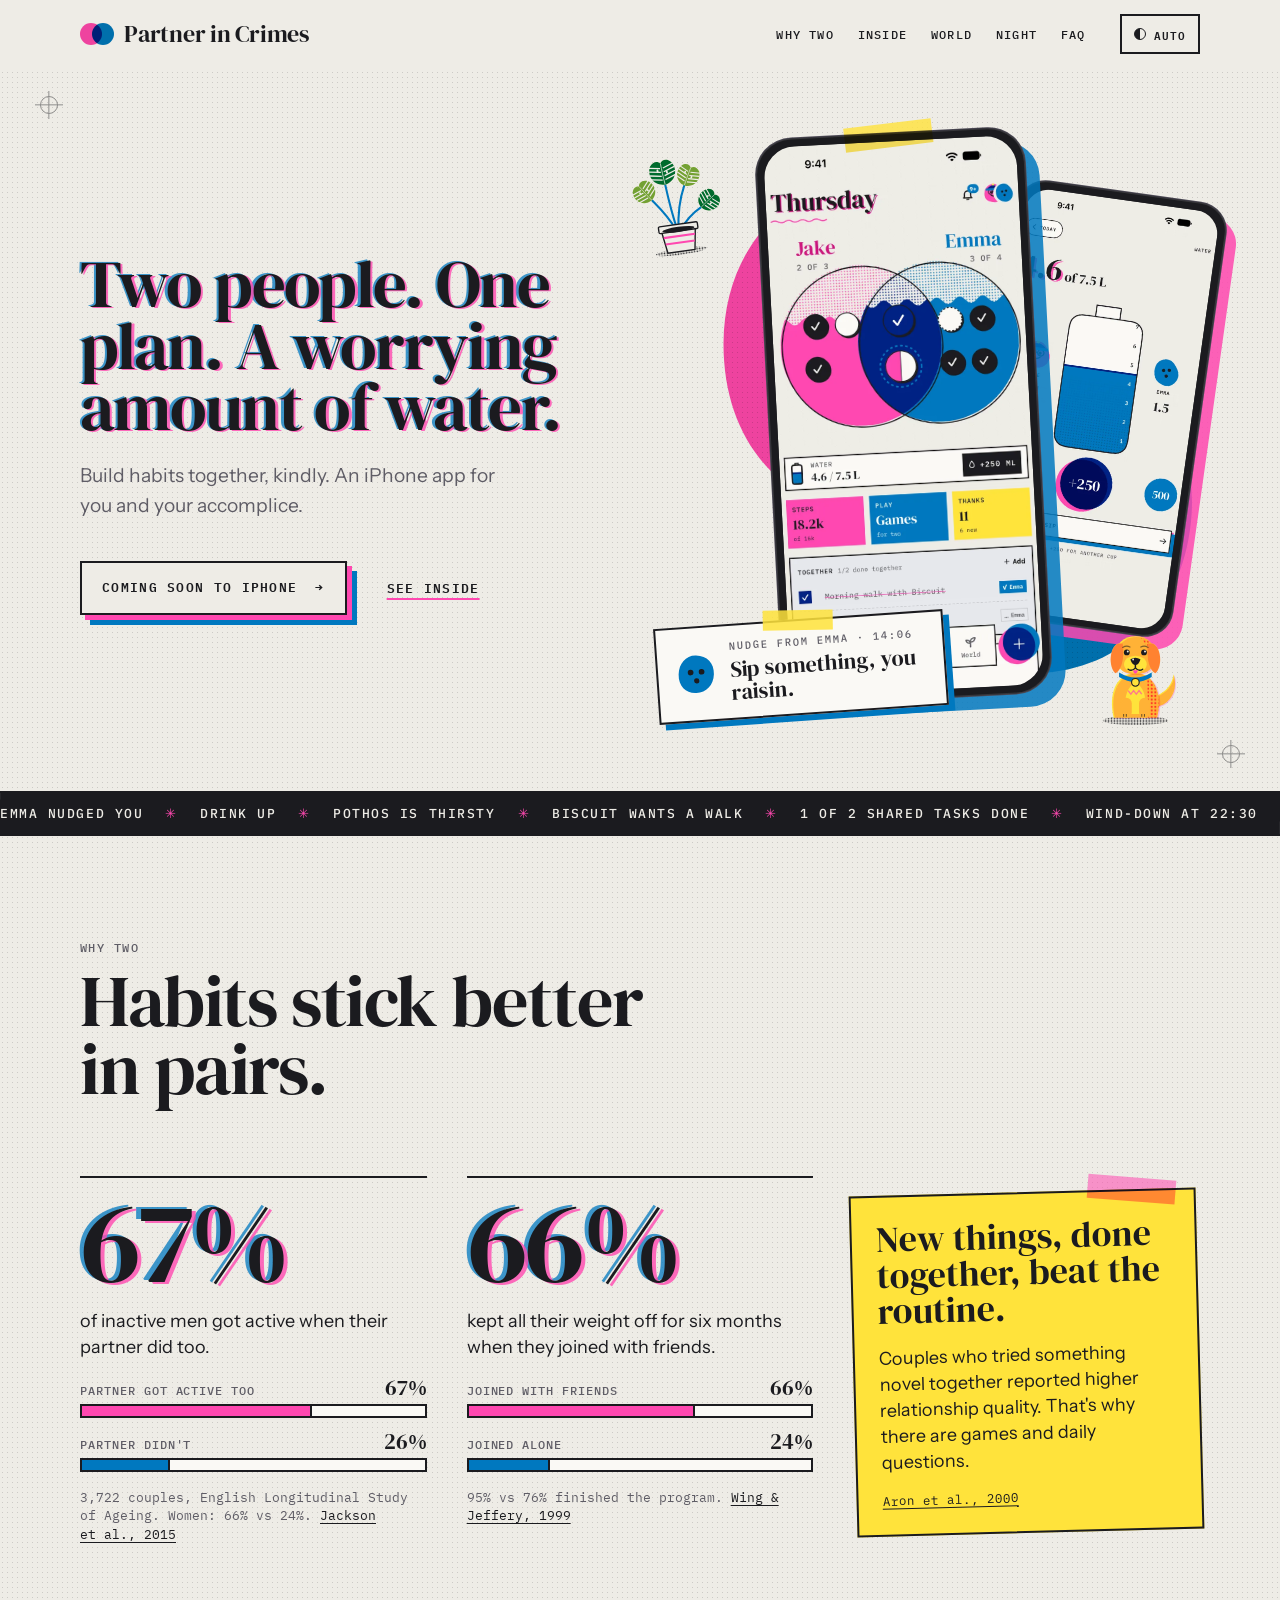
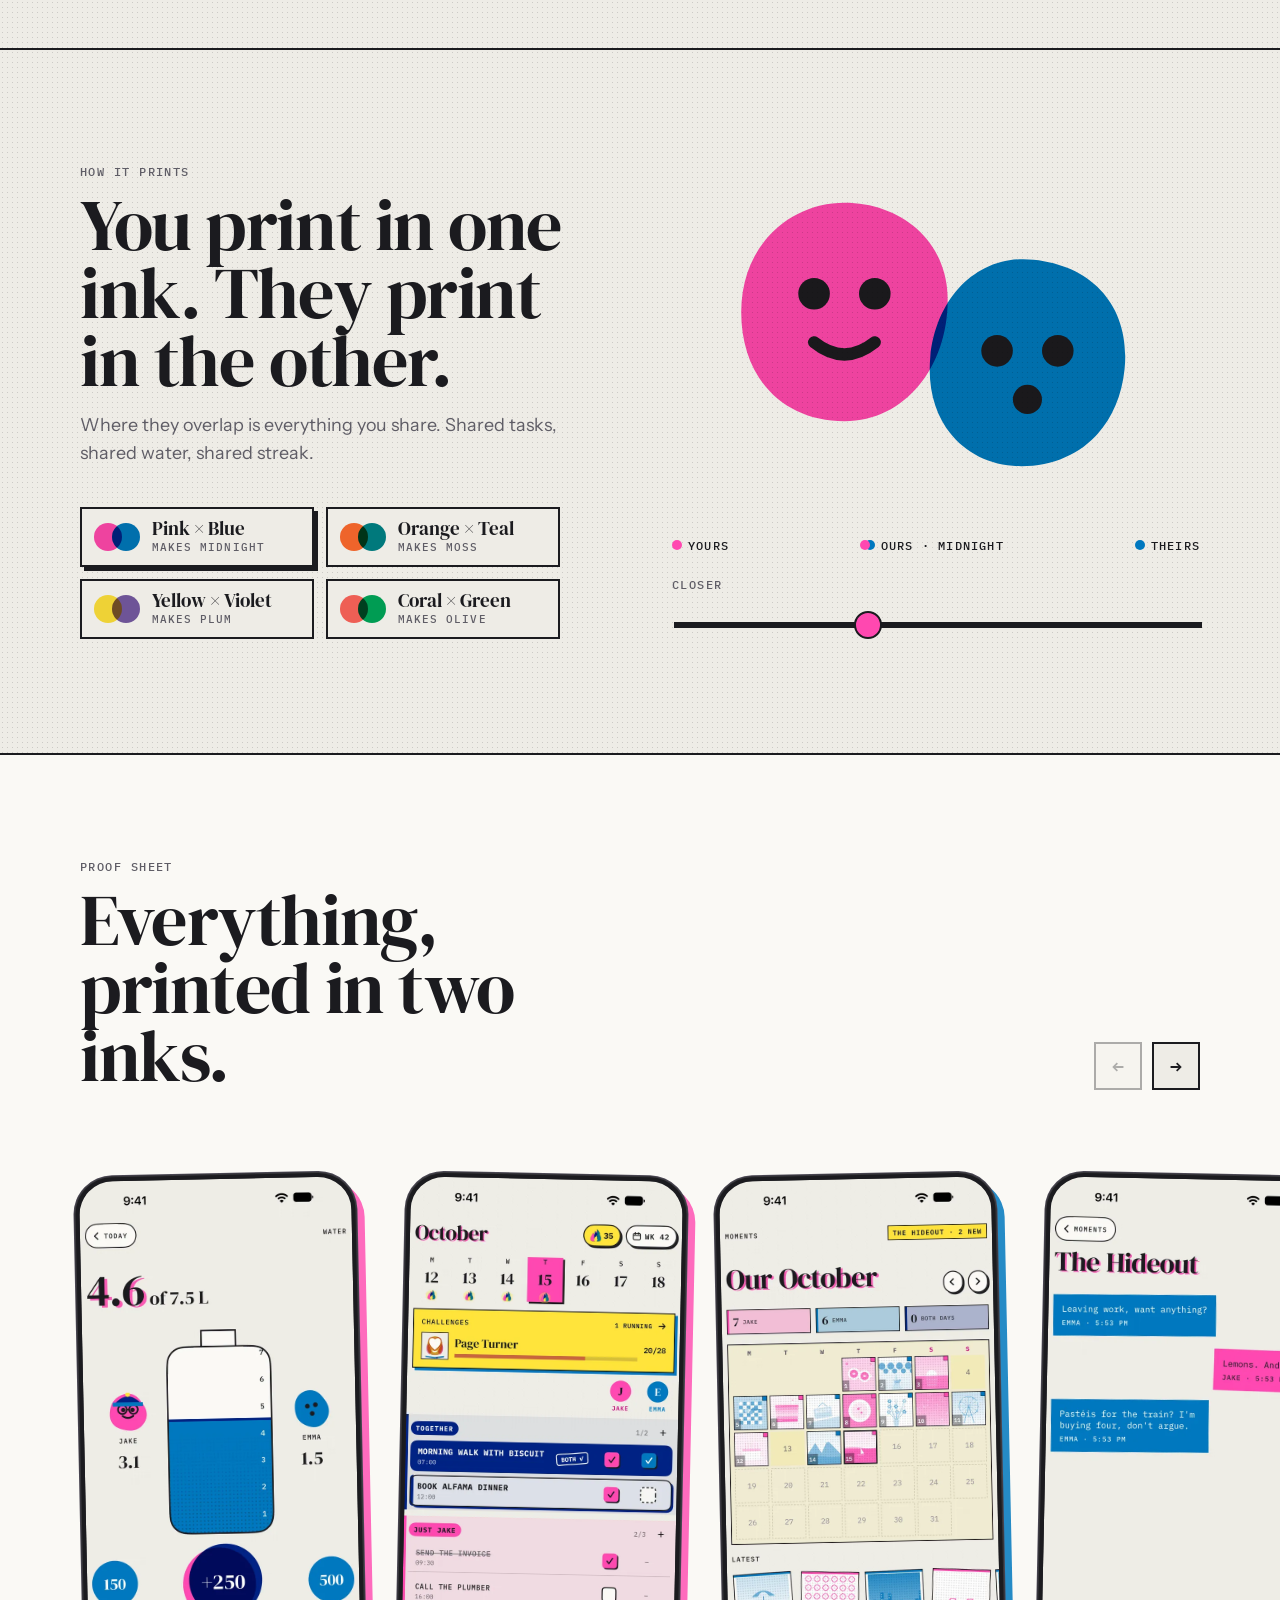
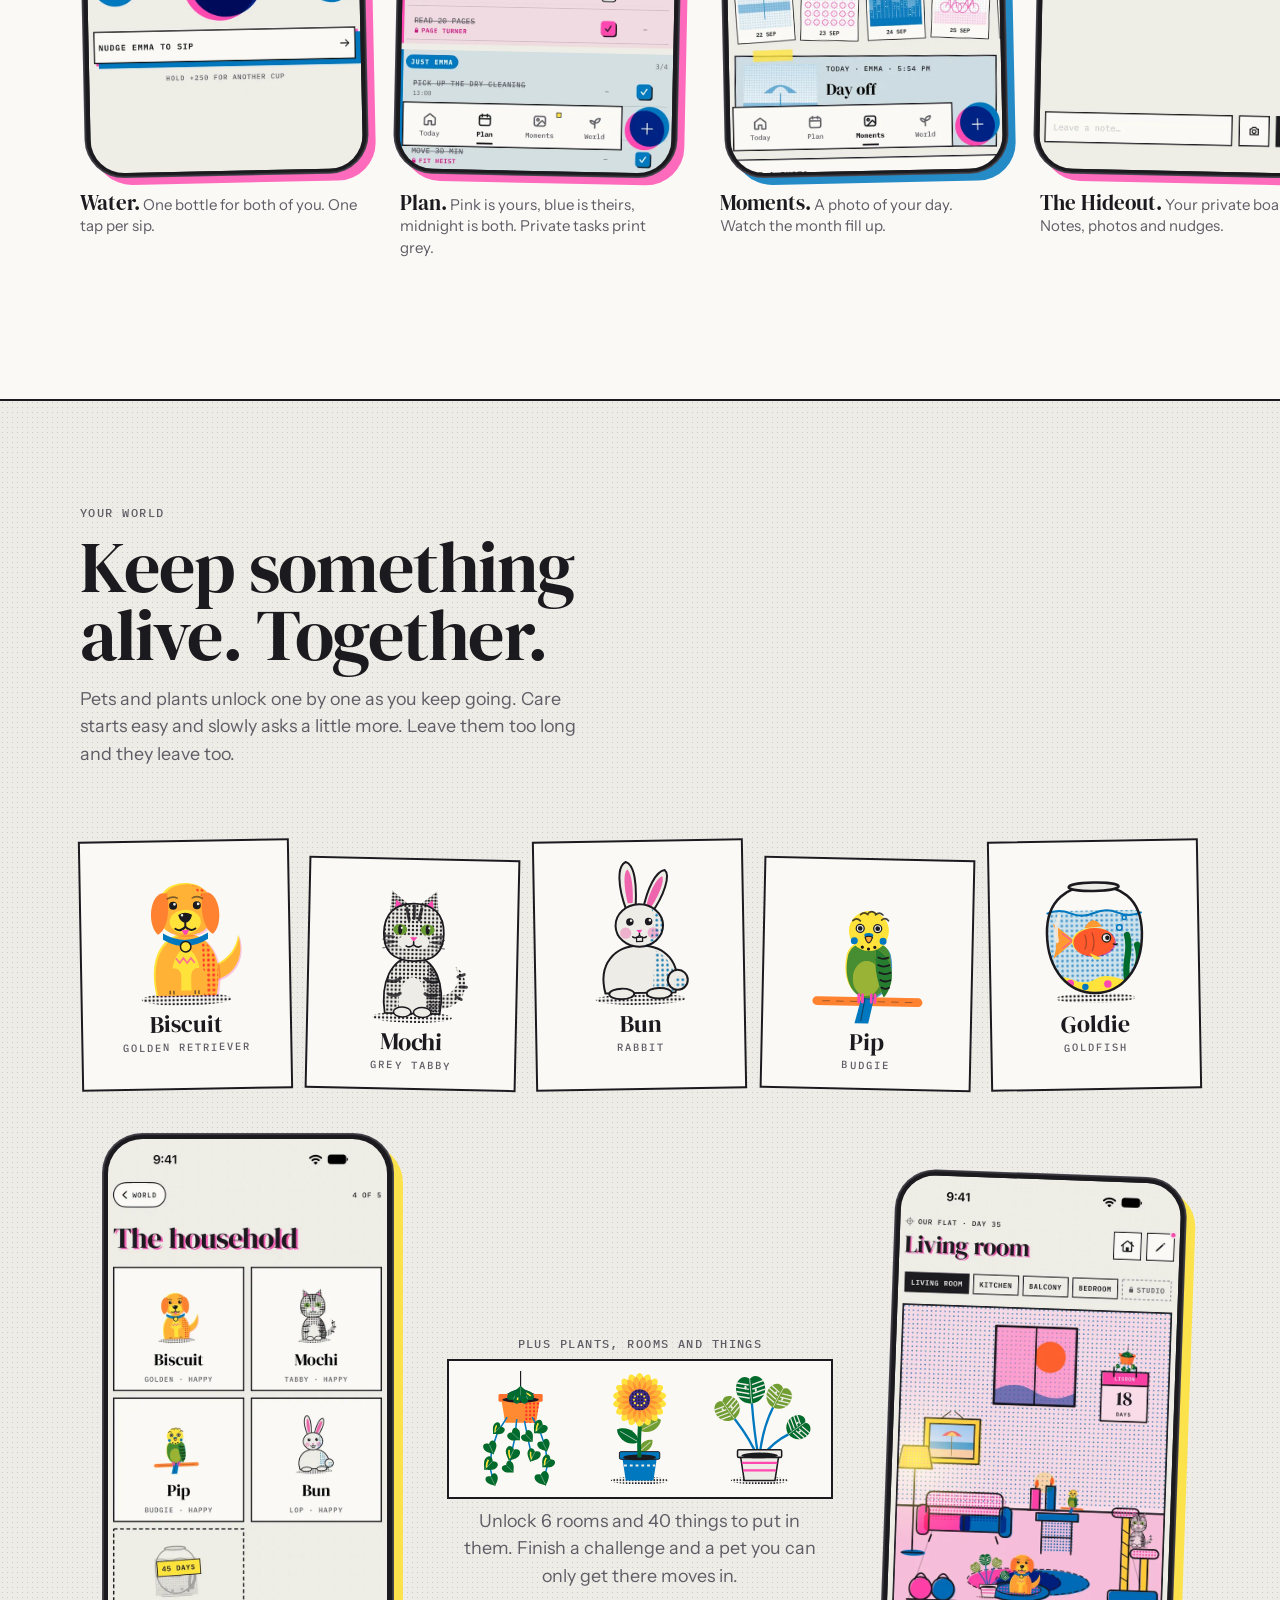
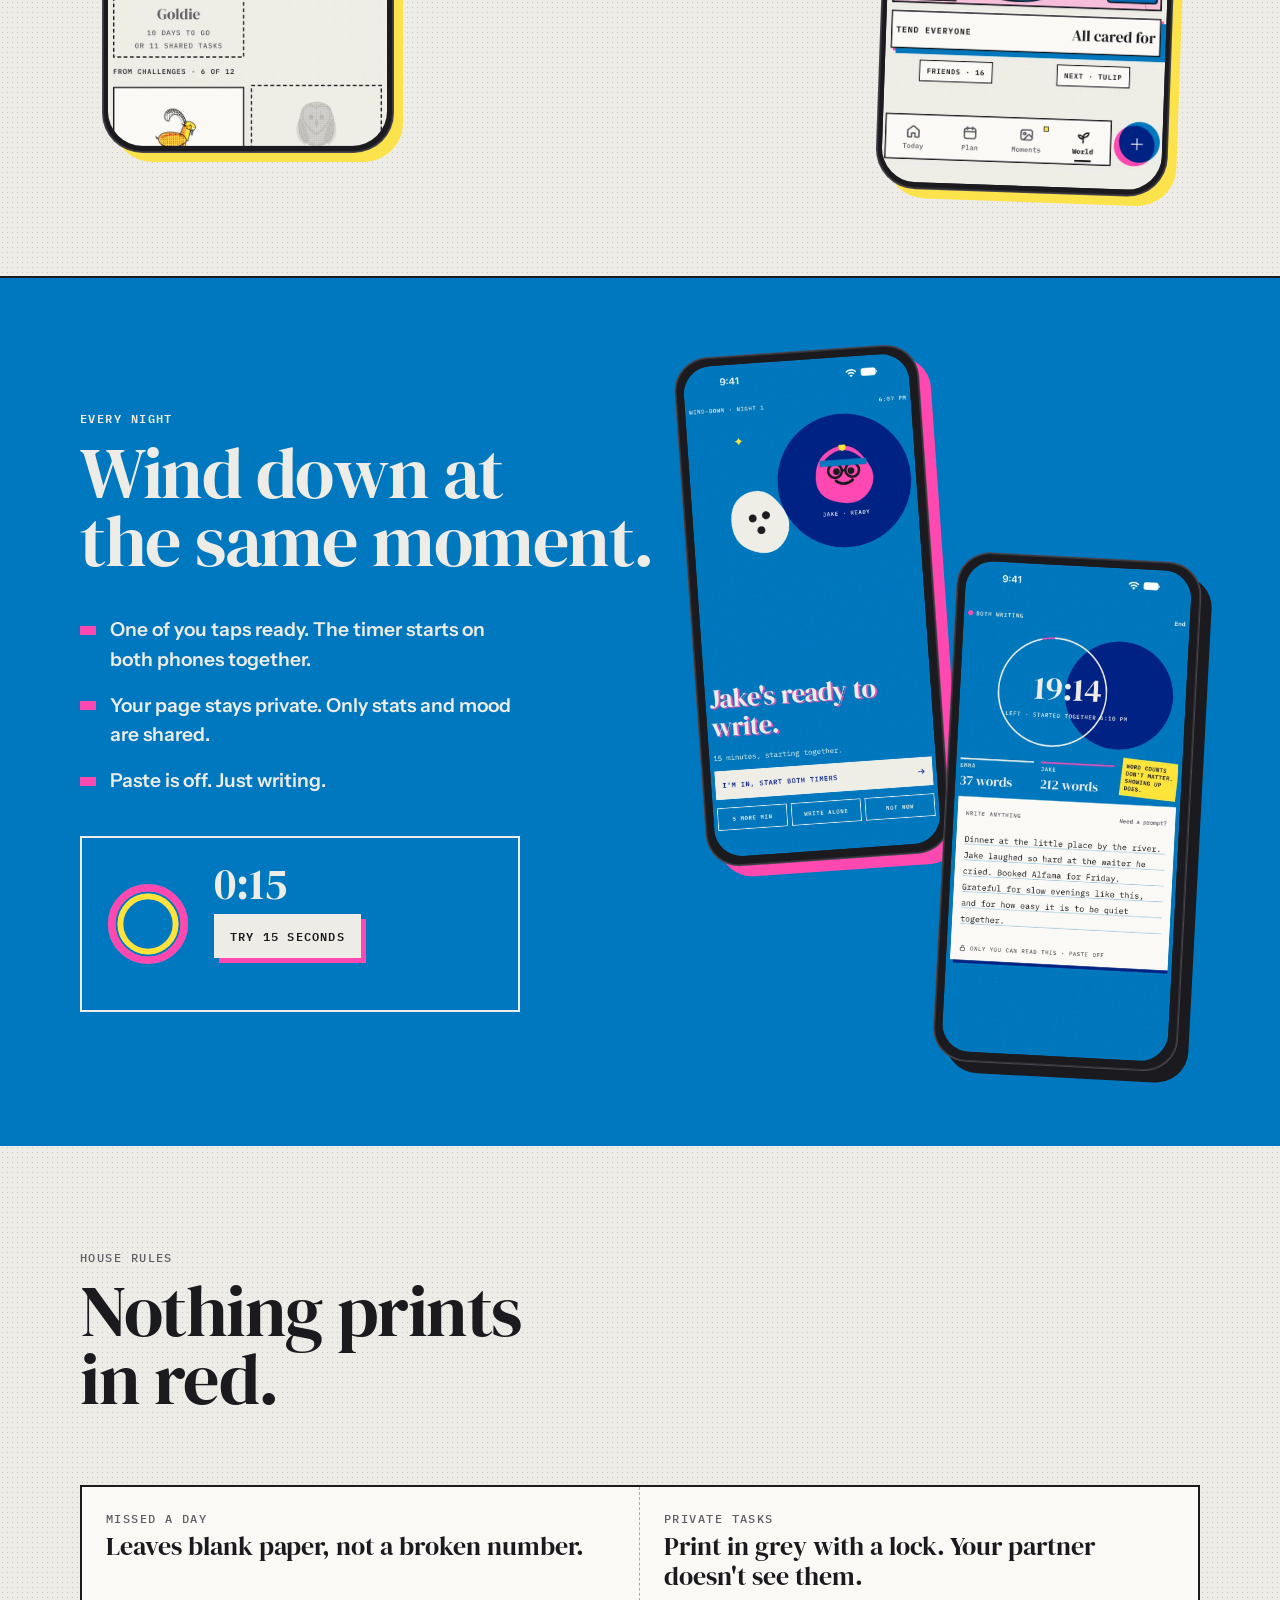
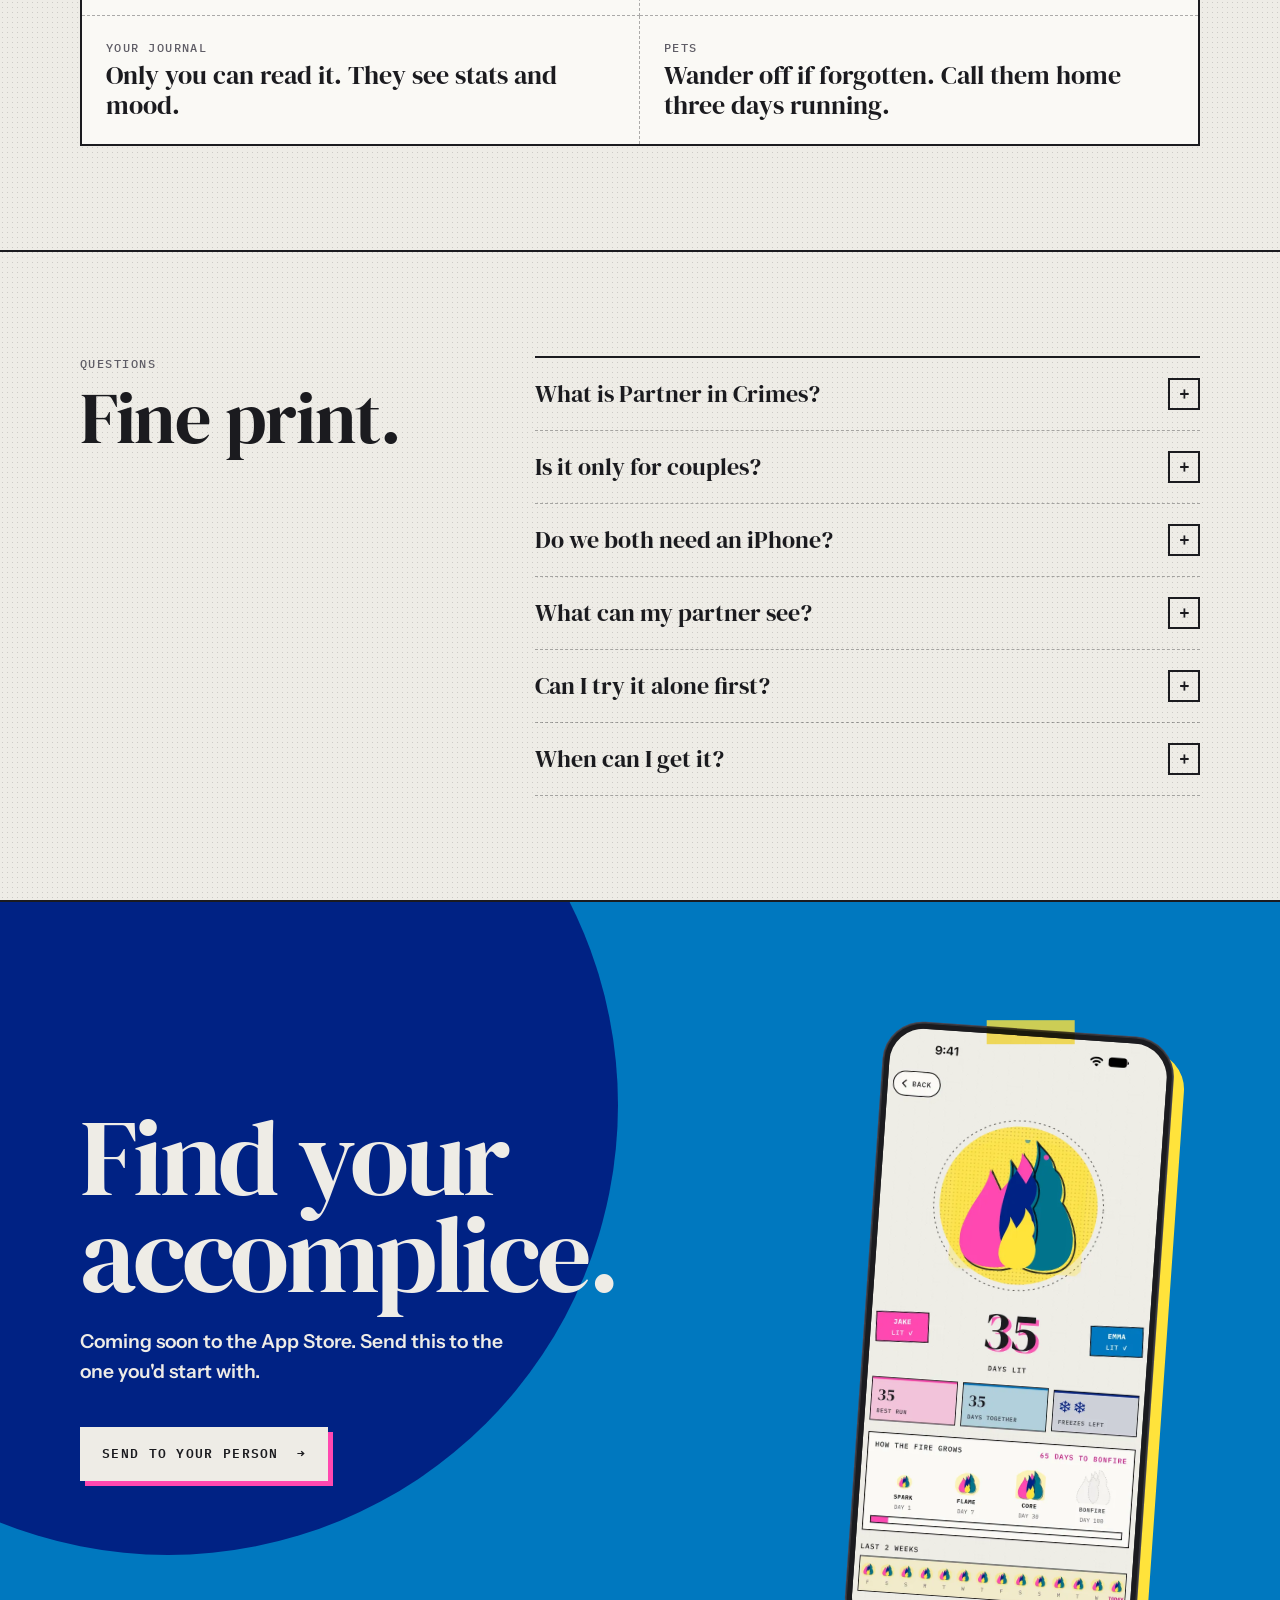
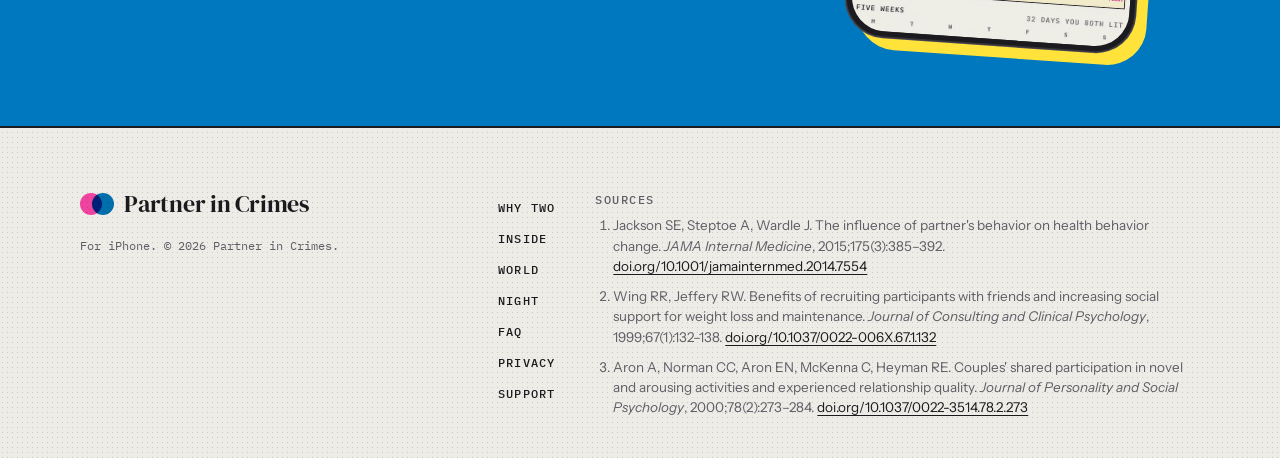
<file: index.html>
<!doctype html>
<html lang="en" class="no-js">
<head>
<meta charset="utf-8">
<meta name="viewport" content="width=device-width, initial-scale=1, viewport-fit=cover">
<title>Partner in Crimes · Habits, to-dos and challenges for couples</title>
<meta name="description" content="Partner in Crimes is an iPhone app for couples to get things done together: shared and private to-dos, a water tracker for two, four-week couple challenges, a thank-you wall, a shared streak, games and a 15-minute journal you write side by side.">
<meta name="keywords" content="couples app, app for couples, shared to-do list, shared habit tracker, water tracker for two, couple challenges, relationship app, couples journal, shared streak, accountability partner app, games for couples, iPhone app for two">
<meta name="robots" content="index, follow, max-image-preview:large">
<meta name="author" content="Jay Sharma">
<link rel="alternate" type="text/plain" href="llms.txt" title="LLM summary">
<link rel="canonical" href="https://jayesh212.github.io/partner-in-crime-site/">
<meta name="theme-color" content="#EEECE6" media="(prefers-color-scheme: light)">
<meta name="theme-color" content="#17161C" media="(prefers-color-scheme: dark)">
<meta property="og:type" content="website">
<meta property="og:site_name" content="Partner in Crimes">
<meta property="og:title" content="Partner in Crimes · Habits, to-dos and challenges for couples">
<meta property="og:description" content="Two people. One good day. Shared to-dos, water for two, couple challenges, a thank-you wall and a journal you write side by side.">
<meta property="og:url" content="https://jayesh212.github.io/partner-in-crime-site/">
<meta property="og:image" content="https://jayesh212.github.io/partner-in-crime-site/img/og.jpg">
<meta property="og:image:width" content="1200">
<meta property="og:image:height" content="630">
<meta property="og:image:alt" content="Partner in Crimes: the Today screen, where Jake's and Emma's days overlap, beside the water screen">
<meta name="twitter:card" content="summary_large_image">
<meta name="twitter:title" content="Partner in Crimes · Habits, to-dos and challenges for couples">
<meta name="twitter:description" content="Two people. One good day. Shared to-dos, water for two, couple challenges, a thank-you wall and a journal you write side by side.">
<meta name="twitter:image" content="https://jayesh212.github.io/partner-in-crime-site/img/og.jpg">
<link rel="icon" href="img/mark.svg" type="image/svg+xml">
<link rel="apple-touch-icon" href="img/touch-icon.png">
<link rel="preconnect" href="https://fonts.googleapis.com">
<link rel="preconnect" href="https://fonts.gstatic.com" crossorigin>
<link rel="stylesheet" href="https://fonts.googleapis.com/css2?family=DM+Serif+Display:ital@0;1&family=IBM+Plex+Mono:wght@400;500;600&family=Instrument+Sans:wght@400;600&display=swap">
<link rel="stylesheet" href="styles.css?v=04f4ce8f">
<script>try{var t=localStorage.getItem('pic-theme');if(t==='light'||t==='dark')document.documentElement.dataset.theme=t}catch(e){}</script>
<script type="application/ld+json">
[{"@context": "https://schema.org", "@type": "MobileApplication", "name": "Partner in Crimes", "alternateName": "Partner in Crimes: habits and plans for couples", "operatingSystem": "iOS 17 or later", "applicationCategory": "LifestyleApplication", "applicationSubCategory": "Relationships, Habits, Productivity", "description": "Partner in Crimes is an iPhone app for couples to get things done together: shared and private to-dos, a water tracker for two, four-week couple challenges, a thank-you wall, a shared streak, games and a 15-minute journal you write side by side.", "url": "https://jayesh212.github.io/partner-in-crime-site/", "image": "https://jayesh212.github.io/partner-in-crime-site/img/icon-512.png", "screenshot": ["https://jayesh212.github.io/partner-in-crime-site/img/home.webp", "https://jayesh212.github.io/partner-in-crime-site/img/water.webp", "https://jayesh212.github.io/partner-in-crime-site/img/plan.webp", "https://jayesh212.github.io/partner-in-crime-site/img/thanks.webp", "https://jayesh212.github.io/partner-in-crime-site/img/flat.webp", "https://jayesh212.github.io/partner-in-crime-site/img/us.webp"], "featureList": ["Shared and private to-dos; shared tasks done by both land in the middle as done together", "Water tracker for two with one shared bottle and nudges", "12 four-week challenges, each with a pet to win", "Thank-you wall for small gratitude notes", "Shared daily streak with freezes", "A little home: 6 rooms, 40 things, pets and plants to look after", "15-minute side-by-side journal; text stays private, partner sees word count and mood", "Moments photo calendar and a private message board (The Hideout)", "Games: Daily word, Who's more likely, Draw & guess, Tic Tac Two, Four in a row, Memory pairs, Know Us cards", "Widgets, Live Activities, Siri, Control Center and Back Tap for logging water", "Countdowns for trips, birthdays and date nights", "Works offline and syncs in the background", "Pair with a six-character code or QR scan"], "audience": {"@type": "Audience", "audienceType": "Couples, best friends, roommates and accountability partners"}, "author": {"@type": "Person", "name": "Jay Sharma"}, "keywords": "couples app, shared to-do list, habit tracker for couples, water tracker for two, couple challenges, relationship app, couples journal, shared streak"}, {"@context": "https://schema.org", "@type": "FAQPage", "mainEntity": [{"@type": "Question", "name": "What is Partner in Crimes?", "acceptedAnswer": {"@type": "Answer", "text": "An iPhone app for couples to do things together: shared and private to-dos, a water tracker for two, four-week couple challenges, a thank-you wall, a shared streak, games, a little home with pets and plants, and a 15-minute journal you start at the same time."}}, {"@type": "Question", "name": "Is it only for couples?", "acceptedAnswer": {"@type": "Answer", "text": "No. Made for couples, and it works just as well for best friends, roommates and accountability buddies."}}, {"@type": "Question", "name": "Do we both need an iPhone?", "acceptedAnswer": {"@type": "Answer", "text": "Yes. Each of you uses your own iPhone running iOS 17 or later."}}, {"@type": "Question", "name": "What can my partner see?", "acceptedAnswer": {"@type": "Answer", "text": "Shared tasks, water, steps, streaks, the photos and notes you share, and your journal stats. Not your private tasks or what you write at night."}}, {"@type": "Question", "name": "Can I try it alone first?", "acceptedAnswer": {"@type": "Answer", "text": "Yes. You can pair later. Some games can be played against the house until then."}}, {"@type": "Question", "name": "When can I get it?", "acceptedAnswer": {"@type": "Answer", "text": "It's being finished now. The App Store link will appear on this page the day it's live."}}]}, {"@context": "https://schema.org", "@type": "WebSite", "name": "Partner in Crimes", "url": "https://jayesh212.github.io/partner-in-crime-site/"}]
</script>
</head>
<body>
<div class="progress" aria-hidden="true"><i></i></div>
<svg width="0" height="0" style="position:absolute" aria-hidden="true"><symbol id="blob1" viewBox="0 0 40 40"><path fill="currentColor" d="M20 2c9 0 17 6 17 16 0 11-7 20-17 20S3 31 3 20C3 9 11 2 20 2z"/><circle cx="15" cy="17" r="2.6" fill="#1B1B1F"/><circle cx="25" cy="17" r="2.6" fill="#1B1B1F"/><path d="M15 25q5 4 10 0" stroke="#1B1B1F" stroke-width="2" fill="none" stroke-linecap="round"/></symbol><symbol id="blob2" viewBox="0 0 40 40"><path fill="currentColor" d="M21 3c10 1 16 8 15 18-1 10-8 16-17 16S3 30 4 19C5 9 12 2 21 3z"/><circle cx="15" cy="18" r="2.6" fill="#1B1B1F"/><circle cx="25" cy="18" r="2.6" fill="#1B1B1F"/><circle cx="20" cy="26" r="2.4" fill="#1B1B1F"/></symbol><symbol id="star" viewBox="0 0 24 24"><path fill="currentColor" d="M12 1l2.4 7.6L22 11l-7.6 2.4L12 21l-2.4-7.6L2 11l7.6-2.4z"/></symbol><symbol id="squig" viewBox="0 0 140 12"><path d="M2 8c8-8 14 6 22 0s14-8 22 0 14 6 22 0 14-8 22 0 14 6 22 0 14-6 22-2" fill="none" stroke="currentColor" stroke-width="2.4" stroke-linecap="round"/></symbol></svg>
<svg width="0" height="0" style="position:absolute" aria-hidden="true">
  <defs>
    <pattern id="htp" width="4" height="4" patternUnits="userSpaceOnUse"><circle cx="2" cy="2" r="1.15" fill="#FF48B0"/></pattern>
    <pattern id="htb" width="4" height="4" patternUnits="userSpaceOnUse"><circle cx="2" cy="2" r="1" fill="#0078BF"/></pattern>
    <pattern id="htk" width="3.2" height="3.2" patternUnits="userSpaceOnUse"><circle cx="1.6" cy="1.6" r=".95" fill="#1B1B1F"/></pattern>
    <pattern id="htk2" width="2.6" height="2.6" patternUnits="userSpaceOnUse"><circle cx="1.3" cy="1.3" r="1.05" fill="#1B1B1F"/></pattern>
    <clipPath id="cpbowl"><path d="M22 60C22 32 40 22 60 22s38 10 38 38c0 30-17 48-38 48S22 90 22 60z"/></clipPath>
  </defs>

  <!-- Biscuit · golden retriever: yellow ink + pink at 45% = golden coat -->
  <symbol id="pet-dog" viewBox="0 0 120 120">
    <ellipse cx="60" cy="113" rx="36" ry="5" fill="url(#htk)"/>
    <path d="M82 98C98 96 108 80 102 62c-1 10-8 20-20 24z" fill="#FFE33B"/><path class="m" d="M83 99C99 97 109 81 103 63c-1 10-8 20-20 24z" fill="#FF48B0" opacity=".3"/>
    <path d="M36 110C30 84 38 62 60 60c22 2 30 24 24 50z" fill="#FFE33B"/>
    <path class="m" d="M37.5 111C31.5 85 39.5 63 61.5 61c22 2 30 24 24 50z" fill="#FF48B0" opacity=".3"/>
    <path class="m" d="M73 66c11 6 15 24 11 44H74z" fill="url(#htp)"/>
    <path d="M50 106c-4-18 2-32 10-34 8 2 14 16 10 34z" fill="#FFE33B"/>
    <path d="M52 80l3 4 3-4 3 4 3-4 3 4" fill="none" stroke="#FF48B0" stroke-width="1.4" opacity=".7"/>
    <rect x="44" y="88" width="12" height="22" rx="6" fill="#FFE33B"/><rect class="m" x="44" y="88" width="12" height="22" rx="6" fill="#FF48B0" opacity=".3"/>
    <rect x="64" y="88" width="12" height="22" rx="6" fill="#FFE33B"/><rect class="m" x="64" y="88" width="12" height="22" rx="6" fill="#FF48B0" opacity=".3"/>
    <path d="M47 109v-3M50 109v-3M67 109v-3M70 109v-3" stroke="#1B1B1F" stroke-width="1.2" opacity=".6"/>
    <path d="M42 60q18 11 36 0v5q-18 11-36 0z" fill="#0078BF"/>
    <circle cx="60" cy="71" r="4.2" fill="#FFE33B" stroke="#1B1B1F" stroke-width="1.2"/>
    <path d="M38 42c0-14 9-22 22-22s22 8 22 22-9 20-22 20-22-6-22-20z" fill="#FFE33B"/>
    <path class="m" d="M39.5 43c0-14 9-22 22-22s22 8 22 22-9 20-22 20-22-6-22-20z" fill="#FF48B0" opacity=".3"/>
    <path class="m" d="M66 22c10 2 16 10 16 20 0 6-2 10-5 13 1-12-3-25-11-33z" fill="url(#htp)"/>
    <path d="M41 28C31 32 30 54 38 61c8-4 10-20 8-33z" fill="#FFE33B"/><path class="m" d="M41 28C31 32 30 54 38 61c8-4 10-20 8-33z" fill="#FF48B0" opacity=".6"/>
    <path d="M79 28c10 4 11 26 3 33-8-4-10-20-8-33z" fill="#FFE33B"/><path class="m" d="M79 28c10 4 11 26 3 33-8-4-10-20-8-33z" fill="#FF48B0" opacity=".6"/>
    <ellipse cx="60" cy="51" rx="12.5" ry="9.5" fill="#FFE33B"/>
    <path d="M54.5 45.5q5.5-3.5 11 0-1 5.5-5.5 6.5-4.5-1-5.5-6.5z" fill="#1B1B1F"/>
    <circle cx="57.5" cy="45.8" r="1" fill="#EEECE6"/>
    <path d="M60 52v3m0 0q-4 4.5-8 1.5m8-1.5q4 4.5 8 1.5" fill="none" stroke="#1B1B1F" stroke-width="1.6" stroke-linecap="round"/>
    <path d="M57 57.5q3 8 6 0z" fill="#FF48B0"/>
    <circle cx="50.5" cy="38" r="3.2" fill="#1B1B1F"/><circle cx="69.5" cy="38" r="3.2" fill="#1B1B1F"/>
    <circle cx="51.6" cy="36.9" r="1.1" fill="#EEECE6"/><circle cx="70.6" cy="36.9" r="1.1" fill="#EEECE6"/>
    <path d="M46 32.5q4-2.5 8-.5M66 32q4-2 8 .5" fill="none" stroke="#1B1B1F" stroke-width="1.3" opacity=".55" stroke-linecap="round"/>
  </symbol>

  <!-- Mochi · grey tabby: black halftone = grey fur, yellow + blue = green eyes -->
  <symbol id="pet-cat" viewBox="0 0 120 120">
    <ellipse cx="60" cy="113" rx="32" ry="4.5" fill="url(#htk)"/>
    <path d="M80 106c24 0 28-26 14-34 6 14-2 24-16 24z" fill="#EEECE6"/><path d="M80 106c24 0 28-26 14-34 6 14-2 24-16 24z" fill="url(#htk)"/>
    <path d="M96 80l5-2M98 88l5 0M95 96l4 2" stroke="#1B1B1F" stroke-width="2.4" stroke-linecap="round" opacity=".8"/>
    <path d="M38 110C34 86 42 66 60 64c18 2 26 22 22 46z" fill="#EEECE6"/>
    <path d="M38 110C34 86 42 66 60 64c18 2 26 22 22 46z" fill="url(#htk)" stroke="#1B1B1F" stroke-width="1.4"/>
    <path d="M72 68c8 6 12 22 10 42H72z" fill="url(#htk2)"/>
    <path d="M50 108c-3-14 2-26 10-27 8 1 13 13 10 27z" fill="#EEECE6"/>
    <path d="M40 84q6 2 10-2M41 95q6 2 9-1M80 84q-6 2-10-2M79 95q-6 2-9-1" fill="none" stroke="#1B1B1F" stroke-width="2.6" stroke-linecap="round" opacity=".8"/>
    <ellipse cx="52" cy="109" rx="7" ry="4" fill="#EEECE6" stroke="#1B1B1F" stroke-width="1.2"/><ellipse cx="68" cy="109" rx="7" ry="4" fill="#EEECE6" stroke="#1B1B1F" stroke-width="1.2"/>
    <path d="M40 38L42 12l15 12zM80 38l-2-26-15 12z" fill="#EEECE6"/><path d="M40 38L42 12l15 12zM80 38l-2-26-15 12z" fill="url(#htk2)"/>
    <path d="M44 31l1.5-12 7 6.5zM76 31l-1.5-12-7 6.5z" fill="#FF48B0"/>
    <path d="M36 46c0-16 9-24 24-24s24 8 24 24-10 22-24 22-24-6-24-22z" fill="#EEECE6"/>
    <path d="M36 46c0-16 9-24 24-24s24 8 24 24-10 22-24 22-24-6-24-22z" fill="url(#htk)" stroke="#1B1B1F" stroke-width="1.4"/>
    <path d="M54 26l2 9M60 24v10M66 26l-2 9" stroke="#1B1B1F" stroke-width="2.4" stroke-linecap="round" opacity=".85"/>
    <path d="M37 48l7 1M37 54l7-1M83 48l-7 1M83 54l-7-1" stroke="#1B1B1F" stroke-width="2" stroke-linecap="round" opacity=".7"/>
    <ellipse cx="54.5" cy="53" rx="7" ry="5.5" fill="#EEECE6"/><ellipse cx="65.5" cy="53" rx="7" ry="5.5" fill="#EEECE6"/>
    <ellipse cx="49" cy="43" rx="5.6" ry="4.4" fill="#FFE33B"/><ellipse class="m" cx="49" cy="43" rx="5.6" ry="4.4" fill="#0078BF" opacity=".6"/>
    <ellipse cx="71" cy="43" rx="5.6" ry="4.4" fill="#FFE33B"/><ellipse class="m" cx="71" cy="43" rx="5.6" ry="4.4" fill="#0078BF" opacity=".6"/>
    <ellipse cx="49" cy="43" rx="1.6" ry="3.8" fill="#1B1B1F"/><ellipse cx="71" cy="43" rx="1.6" ry="3.8" fill="#1B1B1F"/>
    <circle cx="50.3" cy="41.6" r=".9" fill="#EEECE6"/><circle cx="72.3" cy="41.6" r=".9" fill="#EEECE6"/>
    <path d="M57 49h6l-3 3.6z" fill="#FF48B0"/>
    <path d="M60 52.6v2.4m0 0q-3 3-6 1m6-1q3 3 6 1" fill="none" stroke="#1B1B1F" stroke-width="1.3" stroke-linecap="round"/>
    <path d="M47 53l-12-2M47 56l-12 2M73 53l12-2M73 56l12 2" stroke="#1B1B1F" stroke-width=".9" opacity=".55"/>
  </symbol>

  <!-- Bun · white rabbit: paper fur, blue halftone shadow, pink ears -->
  <symbol id="pet-rabbit" viewBox="0 0 120 120">
    <ellipse cx="60" cy="113" rx="36" ry="4.5" fill="url(#htk)"/>
    <path d="M32 108c-6-24 8-38 28-38s34 14 28 38z" fill="#EEECE6" stroke="#1B1B1F" stroke-width="1.6"/>
    <path class="m" d="M72 74c12 6 18 18 16 34H70z" fill="url(#htb)"/>
    <circle cx="90" cy="98" r="8" fill="#EEECE6" stroke="#1B1B1F" stroke-width="1.6"/><circle class="m" cx="92" cy="100" r="5" fill="url(#htb)"/>
    <path d="M50 42C43 22 43 6 50 3c7 2 9 18 7 39z" fill="#EEECE6" stroke="#1B1B1F" stroke-width="1.6"/>
    <path class="m" d="M51 36c-3-14-3-24 0-27 3 2 5 13 4 27z" fill="#FF48B0" opacity=".8"/>
    <path d="M63 42c4-18 11-31 18-32 5 4-1 21-11 34z" fill="#EEECE6" stroke="#1B1B1F" stroke-width="1.6"/>
    <path class="m" d="M66 38c3-12 9-22 13-23 2 4-3 15-9 24z" fill="#FF48B0" opacity=".8"/>
    <ellipse cx="60" cy="54" rx="19" ry="17" fill="#EEECE6" stroke="#1B1B1F" stroke-width="1.6"/>
    <path class="m" d="M70 40c6 4 9 10 9 15 0 8-6 14-14 16 6-8 8-20 5-31z" fill="url(#htb)"/>
    <circle class="m" cx="49" cy="60" r="4.5" fill="#FF48B0" opacity=".35"/><circle class="m" cx="71" cy="60" r="4.5" fill="#FF48B0" opacity=".35"/>
    <circle cx="52.5" cy="51" r="3" fill="#1B1B1F"/><circle cx="67.5" cy="51" r="3" fill="#1B1B1F"/>
    <circle cx="53.5" cy="50" r="1" fill="#EEECE6"/><circle cx="68.5" cy="50" r="1" fill="#EEECE6"/>
    <path d="M57.6 57.5h4.8L60 60.4z" fill="#FF48B0"/>
    <path d="M60 60.4v1.6m0 0q-3 3-5.5 1m5.5-1q3 3 5.5 1" fill="none" stroke="#1B1B1F" stroke-width="1.2" stroke-linecap="round"/>
    <rect x="57.6" y="63.4" width="4.8" height="3.4" fill="#EEECE6" stroke="#1B1B1F" stroke-width="1"/>
    <ellipse cx="45" cy="108.5" rx="10" ry="4.2" fill="#EEECE6" stroke="#1B1B1F" stroke-width="1.5"/><ellipse cx="75" cy="108.5" rx="10" ry="4.2" fill="#EEECE6" stroke="#1B1B1F" stroke-width="1.5"/>
  </symbol>

  <!-- Pip · budgie: yellow + blue = green body, yellow face, black scallops -->
  <symbol id="pet-bird" viewBox="0 0 120 120">
    <rect x="16" y="97" width="88" height="7" rx="3.5" fill="#FFE33B"/><rect class="m" x="16" y="97" width="88" height="7" rx="3.5" fill="#FF48B0" opacity=".6"/>
    <path d="M24 100.5h72" stroke="#1B1B1F" stroke-width=".8" opacity=".4" stroke-dasharray="6 5"/>
    <path d="M56 94l-6 24h11l5-24z" fill="#0078BF"/><path d="M58 98l-3 18" stroke="#1B1B1F" stroke-width="1" opacity=".5"/>
    <path d="M43 62c-4 18 2 34 17 36 15-2 21-18 17-36-4-14-30-14-34 0z" fill="#FFE33B"/>
    <path class="m" d="M44 63c-4 18 2 34 17 36 15-2 21-18 17-36-4-14-30-14-34 0z" fill="#0078BF" opacity=".72"/>
    <ellipse cx="59" cy="82" rx="11" ry="14" fill="#FFE33B"/><ellipse class="m" cx="59" cy="82" rx="11" ry="14" fill="#0078BF" opacity=".4"/>
    <path d="M66 58c15 6 17 27 7 39-5-10-9-25-7-39z" fill="#FFE33B"/><path class="m" d="M66 58c15 6 17 27 7 39-5-10-9-25-7-39z" fill="#0078BF" opacity=".85"/>
    <path d="M68 65q4 2 8 0M68 71q4 2.4 9 0M69 77q4 2.4 9 0M70 83q3.5 2.2 8 0M71 89q3 2 6 0" fill="none" stroke="#1B1B1F" stroke-width="1.5" stroke-linecap="round"/>
    <circle cx="60" cy="44" r="16" fill="#FFE33B"/>
    <path d="M47 36q3-3 6 0M53 31q3-3 6 0M59 30q3-3 6 0M65 31q3-3 6 0M70 35q3-2.5 5.5.5" fill="none" stroke="#1B1B1F" stroke-width="1.3" stroke-linecap="round" opacity=".8"/>
    <ellipse cx="60" cy="47.4" rx="3.6" ry="1.9" fill="#0078BF"/>
    <path d="M57 49q3 9 6 0q-3-1.6-6 0z" fill="#FFE33B" stroke="#1B1B1F" stroke-width=".9"/><path class="m" d="M57 49q3 9 6 0q-3-1.6-6 0z" fill="#FF48B0" opacity=".35"/>
    <circle cx="53" cy="42" r="3.2" fill="#EEECE6" stroke="#1B1B1F" stroke-width="1"/><circle cx="53" cy="42" r="1.9" fill="#1B1B1F"/>
    <circle cx="67" cy="42" r="3.2" fill="#EEECE6" stroke="#1B1B1F" stroke-width="1"/><circle cx="67" cy="42" r="1.9" fill="#1B1B1F"/>
    <circle cx="48.5" cy="52" r="2.8" fill="#0078BF"/><circle cx="71.5" cy="52" r="2.8" fill="#0078BF"/>
    <circle cx="55" cy="57" r="1.3" fill="#1B1B1F"/><circle cx="60" cy="58.4" r="1.3" fill="#1B1B1F"/><circle cx="65" cy="57" r="1.3" fill="#1B1B1F"/>
    <path d="M53 95v6M56 95v6M63 95v6M66 95v6" stroke="#FF48B0" stroke-width="2.2" stroke-linecap="round"/>
  </symbol>

  <!-- Goldie · goldfish: yellow + pink = orange, in a blue halftone bowl -->
  <symbol id="pet-fish" viewBox="0 0 120 120">
    <ellipse cx="60" cy="112" rx="32" ry="4" fill="url(#htk)"/>
    <g clip-path="url(#cpbowl)">
      <rect x="20" y="42" width="80" height="70" fill="#0078BF" opacity=".18"/>
      <rect class="m" x="20" y="42" width="80" height="70" fill="url(#htb)" opacity=".7"/>
      <path d="M22 98q10-6 20-1t18 0 20 0 20 0v12H22z" fill="#FFE33B"/>
      <circle cx="40" cy="100" r="3" fill="#FF48B0"/><circle cx="52" cy="103" r="2.6" fill="#0078BF"/><circle cx="70" cy="101" r="3" fill="#FF48B0"/><circle cx="82" cy="104" r="2.4" fill="#1B1B1F"/>
      <path d="M86 100c-4-16 4-24 0-38M90 100c2-12 8-16 4-30" fill="none" stroke="#0078BF" stroke-width="5" stroke-linecap="round"/>
      <path class="m" d="M86 100c-4-16 4-24 0-38M90 100c2-12 8-16 4-30" fill="none" stroke="#FFE33B" stroke-width="5" stroke-linecap="round"/>
    </g>
    <path d="M22 44q9.5-4 19 0t19 0 19 0 19 0" fill="none" stroke="#0078BF" stroke-width="1.6"/>
    <path d="M44 66L27 52q5 14 0 28z" fill="#FFE33B"/><path class="m" d="M44 66L27 52q5 14 0 28z" fill="#FF48B0" opacity=".45"/>
    <path d="M34 60l8 6-8 6" fill="none" stroke="#FF48B0" stroke-width="1" opacity=".7"/>
    <path d="M52 56q7-12 14-1z" fill="#FFE33B"/><path class="m" d="M52 56q7-12 14-1z" fill="#FF48B0" opacity=".45"/>
    <ellipse cx="59" cy="67" rx="17" ry="11.5" fill="#FFE33B"/><ellipse class="m" cx="60" cy="67.6" rx="17" ry="11.5" fill="#FF48B0" opacity=".85"/>
    <path d="M52 61q3 6 0 12M58 59.5q3 7.5 0 15" fill="none" stroke="#1B1B1F" stroke-width="1" opacity=".35"/>
    <path d="M56 76q4 8 9 4" fill="#FFE33B" opacity=".9"/>
    <circle cx="69.5" cy="64" r="3.4" fill="#EEECE6" stroke="#1B1B1F" stroke-width="1"/><circle cx="70.3" cy="64" r="1.8" fill="#1B1B1F"/>
    <path d="M75 69q1.6 1 3 0" stroke="#1B1B1F" stroke-width="1.2" fill="none" stroke-linecap="round"/>
    <circle cx="80" cy="56" r="2.2" fill="none" stroke="#0078BF" stroke-width="1.2"/><circle cx="84" cy="48" r="1.6" fill="none" stroke="#0078BF" stroke-width="1.2"/>
    <path d="M22 60C22 32 40 22 60 22s38 10 38 38c0 30-17 48-38 48S22 90 22 60z" fill="none" stroke="#1B1B1F" stroke-width="2"/>
    <ellipse cx="60" cy="23" rx="20" ry="3.4" fill="#EEECE6" stroke="#1B1B1F" stroke-width="2"/>
    <path d="M32 46q-4 10-2 20" fill="none" stroke="#EEECE6" stroke-width="3" stroke-linecap="round" opacity=".9"/>
  </symbol>
</svg>
<svg width="0" height="0" style="position:absolute" aria-hidden="true"><symbol id="pl-pothos" viewBox="0 0 120 120"><path d="M60 0v18M60 18l-22 10M60 18l22 10" stroke="#1B1B1F" stroke-width="1.2"/><path d="M40 30h40l-4.0 24h-32.0z" fill="#FFE33B"/><path class="m" d="M40 30h40l-4.0 24h-32.0z" fill="#FF48B0" opacity=".55"/><path class="m" d="M64.0 30h16.0l-4.0 24h-12.0z" fill="url(#htp)"/><rect x="37" y="24" width="46" height="8" rx="1.5" fill="#FFE33B"/><rect x="37" y="24" width="46" height="8" rx="1.5" class="m" fill="#FF48B0" opacity=".7"/><ellipse cx="60.0" cy="30" rx="19.0" ry="3" fill="#1B1B1F"/><path d="M46 48 36 64 30 82 28 100 32 116" fill="none" stroke="#0078BF" stroke-width="1.6"/><path d="M56 50 54 70 50 88 48 104" fill="none" stroke="#0078BF" stroke-width="1.6"/><path d="M72 48 80 62 86 80 88 98 84 114" fill="none" stroke="#0078BF" stroke-width="1.6"/><path d="M64 52 68 72 72 90" fill="none" stroke="#0078BF" stroke-width="1.6"/><path d="M0 0C-6-6-12-2-10 6C-8 12 0 16 0 18C0 16 8 12 10 6C12-2 6-6 0 0z" fill="#0078BF" opacity="1" transform="translate(39.0 58.0) rotate(45.0) scale(0.62)"/><path class="m" d="M0 0C-6-6-12-2-10 6C-8 12 0 16 0 18C0 16 8 12 10 6C12-2 6-6 0 0z" fill="#FFE33B" transform="translate(39.0 58.0) rotate(45.0) scale(0.62)"/><path d="M-6 3C-5 8-2 11 0 13" stroke="#FFE33B" stroke-width="2.4" fill="none" transform="translate(39.0 58.0) rotate(45.0) scale(0.62)"/><path d="M0 1V15" stroke="#EEECE6" stroke-width=".9" opacity=".6" transform="translate(39.0 58.0) rotate(45.0) scale(0.62)"/><path d="M0 0C-6-6-12-2-10 6C-8 12 0 16 0 18C0 16 8 12 10 6C12-2 6-6 0 0z" fill="#0078BF" opacity="1" transform="translate(27.0 76.0) rotate(-25.0) scale(0.67)"/><path class="m" d="M0 0C-6-6-12-2-10 6C-8 12 0 16 0 18C0 16 8 12 10 6C12-2 6-6 0 0z" fill="#FFE33B" transform="translate(27.0 76.0) rotate(-25.0) scale(0.67)"/><path d="M0 1V15" stroke="#EEECE6" stroke-width=".9" opacity=".6" transform="translate(27.0 76.0) rotate(-25.0) scale(0.67)"/><path d="M0 0C-6-6-12-2-10 6C-8 12 0 16 0 18C0 16 8 12 10 6C12-2 6-6 0 0z" fill="#0078BF" opacity="1" transform="translate(31.0 94.0) rotate(45.0) scale(0.72)"/><path class="m" d="M0 0C-6-6-12-2-10 6C-8 12 0 16 0 18C0 16 8 12 10 6C12-2 6-6 0 0z" fill="#FFE33B" transform="translate(31.0 94.0) rotate(45.0) scale(0.72)"/><path d="M-6 3C-5 8-2 11 0 13" stroke="#FFE33B" stroke-width="2.4" fill="none" transform="translate(31.0 94.0) rotate(45.0) scale(0.72)"/><path d="M0 1V15" stroke="#EEECE6" stroke-width=".9" opacity=".6" transform="translate(31.0 94.0) rotate(45.0) scale(0.72)"/><path d="M0 0C-6-6-12-2-10 6C-8 12 0 16 0 18C0 16 8 12 10 6C12-2 6-6 0 0z" fill="#0078BF" opacity="1" transform="translate(29.0 110.0) rotate(-25.0) scale(0.62)"/><path class="m" d="M0 0C-6-6-12-2-10 6C-8 12 0 16 0 18C0 16 8 12 10 6C12-2 6-6 0 0z" fill="#FFE33B" transform="translate(29.0 110.0) rotate(-25.0) scale(0.62)"/><path d="M0 1V15" stroke="#EEECE6" stroke-width=".9" opacity=".6" transform="translate(29.0 110.0) rotate(-25.0) scale(0.62)"/><path d="M0 0C-6-6-12-2-10 6C-8 12 0 16 0 18C0 16 8 12 10 6C12-2 6-6 0 0z" fill="#0078BF" opacity="1" transform="translate(51.0 64.0) rotate(-45.0) scale(0.67)"/><path class="m" d="M0 0C-6-6-12-2-10 6C-8 12 0 16 0 18C0 16 8 12 10 6C12-2 6-6 0 0z" fill="#FFE33B" transform="translate(51.0 64.0) rotate(-45.0) scale(0.67)"/><path d="M0 1V15" stroke="#EEECE6" stroke-width=".9" opacity=".6" transform="translate(51.0 64.0) rotate(-45.0) scale(0.67)"/><path d="M0 0C-6-6-12-2-10 6C-8 12 0 16 0 18C0 16 8 12 10 6C12-2 6-6 0 0z" fill="#0078BF" opacity="1" transform="translate(53.0 82.0) rotate(25.0) scale(0.72)"/><path class="m" d="M0 0C-6-6-12-2-10 6C-8 12 0 16 0 18C0 16 8 12 10 6C12-2 6-6 0 0z" fill="#FFE33B" transform="translate(53.0 82.0) rotate(25.0) scale(0.72)"/><path d="M-6 3C-5 8-2 11 0 13" stroke="#FFE33B" stroke-width="2.4" fill="none" transform="translate(53.0 82.0) rotate(25.0) scale(0.72)"/><path d="M0 1V15" stroke="#EEECE6" stroke-width=".9" opacity=".6" transform="translate(53.0 82.0) rotate(25.0) scale(0.72)"/><path d="M0 0C-6-6-12-2-10 6C-8 12 0 16 0 18C0 16 8 12 10 6C12-2 6-6 0 0z" fill="#0078BF" opacity="1" transform="translate(45.0 98.0) rotate(-45.0) scale(0.62)"/><path class="m" d="M0 0C-6-6-12-2-10 6C-8 12 0 16 0 18C0 16 8 12 10 6C12-2 6-6 0 0z" fill="#FFE33B" transform="translate(45.0 98.0) rotate(-45.0) scale(0.62)"/><path d="M0 1V15" stroke="#EEECE6" stroke-width=".9" opacity=".6" transform="translate(45.0 98.0) rotate(-45.0) scale(0.62)"/><path d="M0 0C-6-6-12-2-10 6C-8 12 0 16 0 18C0 16 8 12 10 6C12-2 6-6 0 0z" fill="#0078BF" opacity="1" transform="translate(83.0 56.0) rotate(45.0) scale(0.72)"/><path class="m" d="M0 0C-6-6-12-2-10 6C-8 12 0 16 0 18C0 16 8 12 10 6C12-2 6-6 0 0z" fill="#FFE33B" transform="translate(83.0 56.0) rotate(45.0) scale(0.72)"/><path d="M-6 3C-5 8-2 11 0 13" stroke="#FFE33B" stroke-width="2.4" fill="none" transform="translate(83.0 56.0) rotate(45.0) scale(0.72)"/><path d="M0 1V15" stroke="#EEECE6" stroke-width=".9" opacity=".6" transform="translate(83.0 56.0) rotate(45.0) scale(0.72)"/><path d="M0 0C-6-6-12-2-10 6C-8 12 0 16 0 18C0 16 8 12 10 6C12-2 6-6 0 0z" fill="#0078BF" opacity="1" transform="translate(83.0 74.0) rotate(-25.0) scale(0.62)"/><path class="m" d="M0 0C-6-6-12-2-10 6C-8 12 0 16 0 18C0 16 8 12 10 6C12-2 6-6 0 0z" fill="#FFE33B" transform="translate(83.0 74.0) rotate(-25.0) scale(0.62)"/><path d="M0 1V15" stroke="#EEECE6" stroke-width=".9" opacity=".6" transform="translate(83.0 74.0) rotate(-25.0) scale(0.62)"/><path d="M0 0C-6-6-12-2-10 6C-8 12 0 16 0 18C0 16 8 12 10 6C12-2 6-6 0 0z" fill="#0078BF" opacity="1" transform="translate(91.0 92.0) rotate(45.0) scale(0.67)"/><path class="m" d="M0 0C-6-6-12-2-10 6C-8 12 0 16 0 18C0 16 8 12 10 6C12-2 6-6 0 0z" fill="#FFE33B" transform="translate(91.0 92.0) rotate(45.0) scale(0.67)"/><path d="M-6 3C-5 8-2 11 0 13" stroke="#FFE33B" stroke-width="2.4" fill="none" transform="translate(91.0 92.0) rotate(45.0) scale(0.67)"/><path d="M0 1V15" stroke="#EEECE6" stroke-width=".9" opacity=".6" transform="translate(91.0 92.0) rotate(45.0) scale(0.67)"/><path d="M0 0C-6-6-12-2-10 6C-8 12 0 16 0 18C0 16 8 12 10 6C12-2 6-6 0 0z" fill="#0078BF" opacity="1" transform="translate(81.0 108.0) rotate(-25.0) scale(0.72)"/><path class="m" d="M0 0C-6-6-12-2-10 6C-8 12 0 16 0 18C0 16 8 12 10 6C12-2 6-6 0 0z" fill="#FFE33B" transform="translate(81.0 108.0) rotate(-25.0) scale(0.72)"/><path d="M0 1V15" stroke="#EEECE6" stroke-width=".9" opacity=".6" transform="translate(81.0 108.0) rotate(-25.0) scale(0.72)"/><path d="M0 0C-6-6-12-2-10 6C-8 12 0 16 0 18C0 16 8 12 10 6C12-2 6-6 0 0z" fill="#0078BF" opacity="1" transform="translate(65.0 66.0) rotate(-45.0) scale(0.62)"/><path class="m" d="M0 0C-6-6-12-2-10 6C-8 12 0 16 0 18C0 16 8 12 10 6C12-2 6-6 0 0z" fill="#FFE33B" transform="translate(65.0 66.0) rotate(-45.0) scale(0.62)"/><path d="M0 1V15" stroke="#EEECE6" stroke-width=".9" opacity=".6" transform="translate(65.0 66.0) rotate(-45.0) scale(0.62)"/><path d="M0 0C-6-6-12-2-10 6C-8 12 0 16 0 18C0 16 8 12 10 6C12-2 6-6 0 0z" fill="#0078BF" opacity="1" transform="translate(75.0 84.0) rotate(25.0) scale(0.67)"/><path class="m" d="M0 0C-6-6-12-2-10 6C-8 12 0 16 0 18C0 16 8 12 10 6C12-2 6-6 0 0z" fill="#FFE33B" transform="translate(75.0 84.0) rotate(25.0) scale(0.67)"/><path d="M-6 3C-5 8-2 11 0 13" stroke="#FFE33B" stroke-width="2.4" fill="none" transform="translate(75.0 84.0) rotate(25.0) scale(0.67)"/><path d="M0 1V15" stroke="#EEECE6" stroke-width=".9" opacity=".6" transform="translate(75.0 84.0) rotate(25.0) scale(0.67)"/><path d="M0 0C-6-6-12-2-10 6C-8 12 0 16 0 18C0 16 8 12 10 6C12-2 6-6 0 0z" fill="#0078BF" opacity="1" transform="translate(52.0 30.0) rotate(-150.0) scale(0.7)"/><path class="m" d="M0 0C-6-6-12-2-10 6C-8 12 0 16 0 18C0 16 8 12 10 6C12-2 6-6 0 0z" fill="#FFE33B" transform="translate(52.0 30.0) rotate(-150.0) scale(0.7)"/><path d="M-6 3C-5 8-2 11 0 13" stroke="#FFE33B" stroke-width="2.4" fill="none" transform="translate(52.0 30.0) rotate(-150.0) scale(0.7)"/><path d="M0 1V15" stroke="#EEECE6" stroke-width=".9" opacity=".6" transform="translate(52.0 30.0) rotate(-150.0) scale(0.7)"/><path d="M0 0C-6-6-12-2-10 6C-8 12 0 16 0 18C0 16 8 12 10 6C12-2 6-6 0 0z" fill="#0078BF" opacity="1" transform="translate(68.0 30.0) rotate(150.0) scale(0.7)"/><path class="m" d="M0 0C-6-6-12-2-10 6C-8 12 0 16 0 18C0 16 8 12 10 6C12-2 6-6 0 0z" fill="#FFE33B" transform="translate(68.0 30.0) rotate(150.0) scale(0.7)"/><path d="M-6 3C-5 8-2 11 0 13" stroke="#FFE33B" stroke-width="2.4" fill="none" transform="translate(68.0 30.0) rotate(150.0) scale(0.7)"/><path d="M0 1V15" stroke="#EEECE6" stroke-width=".9" opacity=".6" transform="translate(68.0 30.0) rotate(150.0) scale(0.7)"/><path d="M0 0C-6-6-12-2-10 6C-8 12 0 16 0 18C0 16 8 12 10 6C12-2 6-6 0 0z" fill="#0078BF" opacity="1" transform="translate(60.0 26.0) rotate(180.0) scale(0.6)"/><path class="m" d="M0 0C-6-6-12-2-10 6C-8 12 0 16 0 18C0 16 8 12 10 6C12-2 6-6 0 0z" fill="#FFE33B" transform="translate(60.0 26.0) rotate(180.0) scale(0.6)"/><path d="M0 1V15" stroke="#EEECE6" stroke-width=".9" opacity=".6" transform="translate(60.0 26.0) rotate(180.0) scale(0.6)"/></symbol><symbol id="pl-sunflower" viewBox="0 0 120 120"><ellipse cx="60" cy="114" rx="30" ry="4" fill="url(#htk)"/><path d="M42 90h36l-3.6 24h-28.8z" fill="#0078BF"/><path d="M43.8 98.4h32.4" stroke="#EEECE6" stroke-width="2" stroke-dasharray="3 3"/><rect x="39" y="84" width="42" height="8" rx="1.5" fill="#0078BF" stroke="#1B1B1F" stroke-width="1"/><ellipse cx="60.0" cy="90" rx="17.0" ry="3" fill="#1B1B1F"/><path d="M60 90C58 70 62 52 60 36" stroke="#0078BF" stroke-width="4" fill="none"/><path class="m" d="M60 90C58 70 62 52 60 36" stroke="#FFE33B" stroke-width="4" fill="none"/><path d="M0 0C10.0 -6.5 8.0 -20.8 0 -26.0C-8.0 -20.8 -10.0 -6.5 0 0z" fill="#0078BF" opacity="1" transform="translate(59.0 74.0) rotate(-60.0)"/><path class="m" d="M0 0C10.0 -6.5 8.0 -20.8 0 -26.0C-8.0 -20.8 -10.0 -6.5 0 0z" fill="#FFE33B" transform="translate(59.0 74.0) rotate(-60.0)"/><path d="M0 -2V-22.1" stroke="#EEECE6" stroke-width="1" opacity=".7" transform="translate(59.0 74.0) rotate(-60.0)"/><path d="M0 0C9.0 -6.0 7.2 -19.2 0 -24.0C-7.2 -19.2 -9.0 -6.0 0 0z" fill="#0078BF" opacity="0.55" transform="translate(61.0 62.0) rotate(62.0)"/><path class="m" d="M0 0C9.0 -6.0 7.2 -19.2 0 -24.0C-7.2 -19.2 -9.0 -6.0 0 0z" fill="#FFE33B" transform="translate(61.0 62.0) rotate(62.0)"/><path d="M0 -2V-20.4" stroke="#EEECE6" stroke-width="1" opacity=".7" transform="translate(61.0 62.0) rotate(62.0)"/><path d="M0 0C7.0 -4.5 5.6 -14.4 0 -18.0C-5.6 -14.4 -7.0 -4.5 0 0z" fill="#0078BF" opacity="0.55" transform="translate(60.0 84.0) rotate(48.0)"/><path class="m" d="M0 0C7.0 -4.5 5.6 -14.4 0 -18.0C-5.6 -14.4 -7.0 -4.5 0 0z" fill="#FFE33B" transform="translate(60.0 84.0) rotate(48.0)"/><path d="M0 -2V-15.3" stroke="#EEECE6" stroke-width="1" opacity=".7" transform="translate(60.0 84.0) rotate(48.0)"/><ellipse cx="0" cy="-17" rx="5" ry="11" fill="#FFE33B" transform="translate(60 30) rotate(0)"/><ellipse cx="0" cy="-17" rx="5" ry="11" fill="#FFE33B" transform="translate(60 30) rotate(20)"/><ellipse cx="0" cy="-17" rx="5" ry="11" fill="#FFE33B" transform="translate(60 30) rotate(40)"/><ellipse cx="0" cy="-17" rx="5" ry="11" fill="#FFE33B" transform="translate(60 30) rotate(60)"/><ellipse cx="0" cy="-17" rx="5" ry="11" fill="#FFE33B" transform="translate(60 30) rotate(80)"/><ellipse cx="0" cy="-17" rx="5" ry="11" fill="#FFE33B" transform="translate(60 30) rotate(100)"/><ellipse cx="0" cy="-17" rx="5" ry="11" fill="#FFE33B" transform="translate(60 30) rotate(120)"/><ellipse cx="0" cy="-17" rx="5" ry="11" fill="#FFE33B" transform="translate(60 30) rotate(140)"/><ellipse cx="0" cy="-17" rx="5" ry="11" fill="#FFE33B" transform="translate(60 30) rotate(160)"/><ellipse cx="0" cy="-17" rx="5" ry="11" fill="#FFE33B" transform="translate(60 30) rotate(180)"/><ellipse cx="0" cy="-17" rx="5" ry="11" fill="#FFE33B" transform="translate(60 30) rotate(200)"/><ellipse cx="0" cy="-17" rx="5" ry="11" fill="#FFE33B" transform="translate(60 30) rotate(220)"/><ellipse cx="0" cy="-17" rx="5" ry="11" fill="#FFE33B" transform="translate(60 30) rotate(240)"/><ellipse cx="0" cy="-17" rx="5" ry="11" fill="#FFE33B" transform="translate(60 30) rotate(260)"/><ellipse cx="0" cy="-17" rx="5" ry="11" fill="#FFE33B" transform="translate(60 30) rotate(280)"/><ellipse cx="0" cy="-17" rx="5" ry="11" fill="#FFE33B" transform="translate(60 30) rotate(300)"/><ellipse cx="0" cy="-17" rx="5" ry="11" fill="#FFE33B" transform="translate(60 30) rotate(320)"/><ellipse cx="0" cy="-17" rx="5" ry="11" fill="#FFE33B" transform="translate(60 30) rotate(340)"/><ellipse class="m" cx="0" cy="-15" rx="4" ry="9" fill="#FF48B0" opacity=".28" transform="translate(60 30) rotate(10)"/><ellipse class="m" cx="0" cy="-15" rx="4" ry="9" fill="#FF48B0" opacity=".28" transform="translate(60 30) rotate(30)"/><ellipse class="m" cx="0" cy="-15" rx="4" ry="9" fill="#FF48B0" opacity=".28" transform="translate(60 30) rotate(50)"/><ellipse class="m" cx="0" cy="-15" rx="4" ry="9" fill="#FF48B0" opacity=".28" transform="translate(60 30) rotate(70)"/><ellipse class="m" cx="0" cy="-15" rx="4" ry="9" fill="#FF48B0" opacity=".28" transform="translate(60 30) rotate(90)"/><ellipse class="m" cx="0" cy="-15" rx="4" ry="9" fill="#FF48B0" opacity=".28" transform="translate(60 30) rotate(110)"/><ellipse class="m" cx="0" cy="-15" rx="4" ry="9" fill="#FF48B0" opacity=".28" transform="translate(60 30) rotate(130)"/><ellipse class="m" cx="0" cy="-15" rx="4" ry="9" fill="#FF48B0" opacity=".28" transform="translate(60 30) rotate(150)"/><ellipse class="m" cx="0" cy="-15" rx="4" ry="9" fill="#FF48B0" opacity=".28" transform="translate(60 30) rotate(170)"/><ellipse class="m" cx="0" cy="-15" rx="4" ry="9" fill="#FF48B0" opacity=".28" transform="translate(60 30) rotate(190)"/><ellipse class="m" cx="0" cy="-15" rx="4" ry="9" fill="#FF48B0" opacity=".28" transform="translate(60 30) rotate(210)"/><ellipse class="m" cx="0" cy="-15" rx="4" ry="9" fill="#FF48B0" opacity=".28" transform="translate(60 30) rotate(230)"/><ellipse class="m" cx="0" cy="-15" rx="4" ry="9" fill="#FF48B0" opacity=".28" transform="translate(60 30) rotate(250)"/><ellipse class="m" cx="0" cy="-15" rx="4" ry="9" fill="#FF48B0" opacity=".28" transform="translate(60 30) rotate(270)"/><ellipse class="m" cx="0" cy="-15" rx="4" ry="9" fill="#FF48B0" opacity=".28" transform="translate(60 30) rotate(290)"/><ellipse class="m" cx="0" cy="-15" rx="4" ry="9" fill="#FF48B0" opacity=".28" transform="translate(60 30) rotate(310)"/><ellipse class="m" cx="0" cy="-15" rx="4" ry="9" fill="#FF48B0" opacity=".28" transform="translate(60 30) rotate(330)"/><ellipse class="m" cx="0" cy="-15" rx="4" ry="9" fill="#FF48B0" opacity=".28" transform="translate(60 30) rotate(350)"/><circle cx="60" cy="30" r="11" fill="#FF48B0"/><circle class="m" cx="60" cy="30" r="11" fill="#0078BF" opacity=".75"/><circle cx="60" cy="30" r="11" fill="url(#htk)" opacity=".8"/><circle cx="66.0" cy="30.0" r="1.1" fill="#FFE33B"/><circle cx="64.9" cy="33.5" r="1.1" fill="#FFE33B"/><circle cx="61.9" cy="35.7" r="1.1" fill="#FFE33B"/><circle cx="58.1" cy="35.7" r="1.1" fill="#FFE33B"/><circle cx="55.1" cy="33.5" r="1.1" fill="#FFE33B"/><circle cx="54.0" cy="30.0" r="1.1" fill="#FFE33B"/><circle cx="55.1" cy="26.5" r="1.1" fill="#FFE33B"/><circle cx="58.1" cy="24.3" r="1.1" fill="#FFE33B"/><circle cx="61.9" cy="24.3" r="1.1" fill="#FFE33B"/><circle cx="64.9" cy="26.5" r="1.1" fill="#FFE33B"/></symbol><symbol id="pl-monstera" viewBox="0 0 120 120"><ellipse cx="60" cy="114" rx="30" ry="4" fill="url(#htk)"/><path d="M58 90C50 70 40 58 34 50M60 90C62 66 68 50 74 38M62 90C72 76 82 70 90 66M59 90C56 74 54 60 52 34" stroke="#0078BF" stroke-width="2.4" fill="none"/><path d="M0 0C-24-2-32-26-22-42C-14-52-4-50 0-44C4-50 14-52 22-42C32-26 24-2 0 0z" fill="#0078BF" opacity="0.55" transform="translate(34 50) rotate(-35) scale(0.5)"/><path class="m" d="M0 0C-24-2-32-26-22-42C-14-52-4-50 0-44C4-50 14-52 22-42C32-26 24-2 0 0z" fill="#FFE33B" transform="translate(34 50) rotate(-35) scale(0.5)"/><path d="M3 -10L26 -16" stroke="#EEECE6" stroke-width="2.6" transform="translate(34 50) rotate(-35) scale(0.5)"/><path d="M3 -18L26 -24" stroke="#EEECE6" stroke-width="2.6" transform="translate(34 50) rotate(-35) scale(0.5)"/><path d="M3 -26L26 -32" stroke="#EEECE6" stroke-width="2.6" transform="translate(34 50) rotate(-35) scale(0.5)"/><path d="M3 -34L26 -40" stroke="#EEECE6" stroke-width="2.6" transform="translate(34 50) rotate(-35) scale(0.5)"/><path d="M-3 -10L-26 -16" stroke="#EEECE6" stroke-width="2.6" transform="translate(34 50) rotate(-35) scale(0.5)"/><path d="M-3 -18L-26 -24" stroke="#EEECE6" stroke-width="2.6" transform="translate(34 50) rotate(-35) scale(0.5)"/><path d="M-3 -26L-26 -32" stroke="#EEECE6" stroke-width="2.6" transform="translate(34 50) rotate(-35) scale(0.5)"/><path d="M-3 -34L-26 -40" stroke="#EEECE6" stroke-width="2.6" transform="translate(34 50) rotate(-35) scale(0.5)"/><path d="M0 -1C-1-16 0-30 0-44" stroke="#EEECE6" stroke-width="1.4" fill="none" transform="translate(34 50) rotate(-35) scale(0.5)"/><ellipse cx="-9" cy="-30" rx="2" ry="3.5" fill="#EEECE6" transform="translate(34 50) rotate(-35) scale(0.5)"/><ellipse cx="9" cy="-24" rx="2" ry="3.5" fill="#EEECE6" transform="translate(34 50) rotate(-35) scale(0.5)"/><path d="M0 0C-24-2-32-26-22-42C-14-52-4-50 0-44C4-50 14-52 22-42C32-26 24-2 0 0z" fill="#0078BF" opacity="1" transform="translate(90 66) rotate(55) scale(0.48)"/><path class="m" d="M0 0C-24-2-32-26-22-42C-14-52-4-50 0-44C4-50 14-52 22-42C32-26 24-2 0 0z" fill="#FFE33B" transform="translate(90 66) rotate(55) scale(0.48)"/><path d="M3 -10L26 -16" stroke="#EEECE6" stroke-width="2.6" transform="translate(90 66) rotate(55) scale(0.48)"/><path d="M3 -18L26 -24" stroke="#EEECE6" stroke-width="2.6" transform="translate(90 66) rotate(55) scale(0.48)"/><path d="M3 -26L26 -32" stroke="#EEECE6" stroke-width="2.6" transform="translate(90 66) rotate(55) scale(0.48)"/><path d="M3 -34L26 -40" stroke="#EEECE6" stroke-width="2.6" transform="translate(90 66) rotate(55) scale(0.48)"/><path d="M-3 -10L-26 -16" stroke="#EEECE6" stroke-width="2.6" transform="translate(90 66) rotate(55) scale(0.48)"/><path d="M-3 -18L-26 -24" stroke="#EEECE6" stroke-width="2.6" transform="translate(90 66) rotate(55) scale(0.48)"/><path d="M-3 -26L-26 -32" stroke="#EEECE6" stroke-width="2.6" transform="translate(90 66) rotate(55) scale(0.48)"/><path d="M-3 -34L-26 -40" stroke="#EEECE6" stroke-width="2.6" transform="translate(90 66) rotate(55) scale(0.48)"/><path d="M0 -1C-1-16 0-30 0-44" stroke="#EEECE6" stroke-width="1.4" fill="none" transform="translate(90 66) rotate(55) scale(0.48)"/><ellipse cx="-9" cy="-30" rx="2" ry="3.5" fill="#EEECE6" transform="translate(90 66) rotate(55) scale(0.48)"/><ellipse cx="9" cy="-24" rx="2" ry="3.5" fill="#EEECE6" transform="translate(90 66) rotate(55) scale(0.48)"/><path d="M0 0C-24-2-32-26-22-42C-14-52-4-50 0-44C4-50 14-52 22-42C32-26 24-2 0 0z" fill="#0078BF" opacity="1" transform="translate(52 34) rotate(-5) scale(0.58)"/><path class="m" d="M0 0C-24-2-32-26-22-42C-14-52-4-50 0-44C4-50 14-52 22-42C32-26 24-2 0 0z" fill="#FFE33B" transform="translate(52 34) rotate(-5) scale(0.58)"/><path d="M3 -10L26 -16" stroke="#EEECE6" stroke-width="2.6" transform="translate(52 34) rotate(-5) scale(0.58)"/><path d="M3 -18L26 -24" stroke="#EEECE6" stroke-width="2.6" transform="translate(52 34) rotate(-5) scale(0.58)"/><path d="M3 -26L26 -32" stroke="#EEECE6" stroke-width="2.6" transform="translate(52 34) rotate(-5) scale(0.58)"/><path d="M3 -34L26 -40" stroke="#EEECE6" stroke-width="2.6" transform="translate(52 34) rotate(-5) scale(0.58)"/><path d="M-3 -10L-26 -16" stroke="#EEECE6" stroke-width="2.6" transform="translate(52 34) rotate(-5) scale(0.58)"/><path d="M-3 -18L-26 -24" stroke="#EEECE6" stroke-width="2.6" transform="translate(52 34) rotate(-5) scale(0.58)"/><path d="M-3 -26L-26 -32" stroke="#EEECE6" stroke-width="2.6" transform="translate(52 34) rotate(-5) scale(0.58)"/><path d="M-3 -34L-26 -40" stroke="#EEECE6" stroke-width="2.6" transform="translate(52 34) rotate(-5) scale(0.58)"/><path d="M0 -1C-1-16 0-30 0-44" stroke="#EEECE6" stroke-width="1.4" fill="none" transform="translate(52 34) rotate(-5) scale(0.58)"/><ellipse cx="-9" cy="-30" rx="2" ry="3.5" fill="#EEECE6" transform="translate(52 34) rotate(-5) scale(0.58)"/><ellipse cx="9" cy="-24" rx="2" ry="3.5" fill="#EEECE6" transform="translate(52 34) rotate(-5) scale(0.58)"/><path d="M0 0C-24-2-32-26-22-42C-14-52-4-50 0-44C4-50 14-52 22-42C32-26 24-2 0 0z" fill="#0078BF" opacity="0.55" transform="translate(74 38) rotate(28) scale(0.5)"/><path class="m" d="M0 0C-24-2-32-26-22-42C-14-52-4-50 0-44C4-50 14-52 22-42C32-26 24-2 0 0z" fill="#FFE33B" transform="translate(74 38) rotate(28) scale(0.5)"/><path d="M3 -10L26 -16" stroke="#EEECE6" stroke-width="2.6" transform="translate(74 38) rotate(28) scale(0.5)"/><path d="M3 -18L26 -24" stroke="#EEECE6" stroke-width="2.6" transform="translate(74 38) rotate(28) scale(0.5)"/><path d="M3 -26L26 -32" stroke="#EEECE6" stroke-width="2.6" transform="translate(74 38) rotate(28) scale(0.5)"/><path d="M3 -34L26 -40" stroke="#EEECE6" stroke-width="2.6" transform="translate(74 38) rotate(28) scale(0.5)"/><path d="M-3 -10L-26 -16" stroke="#EEECE6" stroke-width="2.6" transform="translate(74 38) rotate(28) scale(0.5)"/><path d="M-3 -18L-26 -24" stroke="#EEECE6" stroke-width="2.6" transform="translate(74 38) rotate(28) scale(0.5)"/><path d="M-3 -26L-26 -32" stroke="#EEECE6" stroke-width="2.6" transform="translate(74 38) rotate(28) scale(0.5)"/><path d="M-3 -34L-26 -40" stroke="#EEECE6" stroke-width="2.6" transform="translate(74 38) rotate(28) scale(0.5)"/><path d="M0 -1C-1-16 0-30 0-44" stroke="#EEECE6" stroke-width="1.4" fill="none" transform="translate(74 38) rotate(28) scale(0.5)"/><ellipse cx="-9" cy="-30" rx="2" ry="3.5" fill="#EEECE6" transform="translate(74 38) rotate(28) scale(0.5)"/><ellipse cx="9" cy="-24" rx="2" ry="3.5" fill="#EEECE6" transform="translate(74 38) rotate(28) scale(0.5)"/><path d="M40 88h40l-4.0 26h-32.0z" fill="#EEECE6" stroke="#1B1B1F" stroke-width="1.6"/><path d="M41.6 95.8h36.800000000000004M42.8 103.6h34.4" stroke="#FF48B0" stroke-width="2.4"/><rect x="37" y="82" width="46" height="8" rx="1.5" fill="#EEECE6" stroke="#1B1B1F" stroke-width="1.6"/><ellipse cx="60.0" cy="88" rx="19.0" ry="3" fill="#1B1B1F"/></symbol></svg>

<a class="skip" href="#main">Skip to content</a>

<header class="nav" data-nav>
  <div class="wrap nav__in">
    <a class="brand" href="#top" aria-label="Partner in Crimes, home">
      <span class="mark" aria-hidden="true"><i class="ink ink--a"></i><i class="ink ink--b"></i></span>
      <span class="brand__word">Partner in Crimes</span>
    </a>
    <nav class="nav__links" id="menu" aria-label="Main">
      <a href="#why">Why two</a>
      <a href="#inside">Inside</a>
      <a href="#world">World</a>
      <a href="#night">Night</a>
      <a href="#faq">FAQ</a>
    </nav>
    <button class="theme" type="button" data-theme-btn aria-label="Colour theme: auto">
      <span class="theme__dot" aria-hidden="true"></span><span class="theme__txt" data-theme-txt>Auto</span>
    </button>
    <button class="nav__toggle" type="button" aria-expanded="false" aria-controls="menu" aria-label="Open menu" data-menu-toggle><span></span><span></span></button>
  </div>
</header>

<main id="main">

<!-- HERO -->
<section class="hero" id="top" aria-labelledby="hero-title">
  <span class="reg reg--tl" aria-hidden="true"></span><span class="reg reg--br" aria-hidden="true"></span>
  <div class="wrap hero__grid">
    <div class="hero__copy">
      <h1 class="hero__title mis" id="hero-title">Two people. One plan. A&nbsp;worrying amount of&nbsp;water.</h1>
      <p class="hero__lede">Build habits together, kindly. An iPhone app for you and your accomplice.</p>
      <div class="hero__actions">
        <a class="btn btn--two" href="#get" data-store-link>Coming soon to iPhone <span aria-hidden="true">→</span></a>
        <a class="link" href="#inside">See inside</a>
      </div>
    </div>
    <div class="hero__art">
      <svg class="hero__blob hero__blob--a" aria-hidden="true"><use href="#blob1"/></svg>
      <svg class="hero__blob hero__blob--b" aria-hidden="true"><use href="#blob2"/></svg>
      <figure class="phone phone--back">
        <img src="img/water.webp" alt="" width="660" height="1434">
      </figure>
      <figure class="phone phone--hero">
        <span class="tape" aria-hidden="true"></span>
        <img src="img/home.webp" alt="Today screen: Jake's and Emma's days overlap, with shared tasks done together in the middle, water, steps, games and thanks" width="660" height="1434" fetchpriority="high">
      </figure>
      <div class="hnote" aria-hidden="true">
        <svg class="hnote__blob"><use href="#blob2"/></svg>
        <div><span class="hnote__lab">Nudge from Emma · 14:06</span><b>Sip something, you raisin.</b></div>
      </div>
      <svg class="hero__plant" viewBox="0 0 120 120" aria-hidden="true"><use href="#pl-monstera"/></svg>
      <svg class="hero__pet" viewBox="0 0 120 120" aria-hidden="true"><use href="#pet-dog"/></svg>
    </div>
  </div>
</section>

<div class="ticker" aria-hidden="true"><div class="ticker__track" data-ticker>
  <span>Emma nudged you</span><span>Drink up</span><span>Pothos is thirsty</span><span>Biscuit wants a walk</span><span>1 of 2 shared tasks done</span><span>Wind-down at 22:30</span>
</div></div>

<!-- WHY -->
<section class="why" id="why" aria-labelledby="why-title">
  <div class="wrap">
    <header class="head">
      <p class="lab">Why two</p>
      <h2 class="h2 mis" id="why-title">Habits stick better in&nbsp;pairs.</h2>
    </header>
    <ol class="stats">
      <li class="stat">
        <p class="stat__big"><span class="mis">67%</span></p>
        <p class="stat__text">of inactive men got active when their partner did too.</p>
        <div class="bars" aria-hidden="true">
          <div class="bar"><span>Partner got active too</span><b>67%</b><i class="bar__fill bar__fill--a" style="--v:.67"></i></div>
          <div class="bar"><span>Partner didn't</span><b>26%</b><i class="bar__fill bar__fill--b" style="--v:.26"></i></div>
        </div>
        <p class="sr-only">67% when the partner also got active, 26% when the partner did not.</p>
        <p class="cite">3,722 couples, English Longitudinal Study of Ageing. Women: 66% vs 24%. <a href="#s1">Jackson et&nbsp;al., 2015</a></p>
      </li>
      <li class="stat stat--tilt">
        <p class="stat__big"><span class="mis">66%</span></p>
        <p class="stat__text">kept all their weight off for six months when they joined with friends.</p>
        <div class="bars" aria-hidden="true">
          <div class="bar"><span>Joined with friends</span><b>66%</b><i class="bar__fill bar__fill--a" style="--v:.66"></i></div>
          <div class="bar"><span>Joined alone</span><b>24%</b><i class="bar__fill bar__fill--b" style="--v:.24"></i></div>
        </div>
        <p class="sr-only">66% of those who joined with friends, 24% of those who joined alone.</p>
        <p class="cite">95% vs 76% finished the program. <a href="#s2">Wing &amp; Jeffery, 1999</a></p>
      </li>
      <li class="stat stat--note">
        <span class="tape tape--note" aria-hidden="true"></span>
        <p class="stat__note">New things, done together, beat the routine.</p>
        <p class="stat__text">Couples who tried something novel together reported higher relationship quality. That's why there are games and daily questions.</p>
        <p class="cite"><a href="#s3">Aron et&nbsp;al., 2000</a></p>
      </li>
    </ol>
  </div>
</section>

<!-- INKS -->
<section class="inks" aria-labelledby="inks-title">
  <div class="wrap inks__grid">
    <div class="inks__copy">
      <p class="lab">How it prints</p>
      <h2 class="h2 mis" id="inks-title">You print in one ink. They print in the other.</h2>
      <p class="body">Where they overlap is everything you share. Shared tasks, shared water, shared streak.</p>
      <div class="pairs" role="radiogroup" aria-label="Ink pair" data-pairs></div>
    </div>
    <div class="mixer" data-mixer>
      <div class="mixer__stage" aria-hidden="true">
        <svg class="mixer__blob mixer__blob--a"><use href="#blob1"/></svg>
        <svg class="mixer__blob mixer__blob--b"><use href="#blob2"/></svg>
      </div>
      <div class="mixer__labels" aria-hidden="true"><span data-lab-a>Yours</span><span data-lab-mid>Ours · midnight</span><span data-lab-b>Theirs</span></div>
      <label class="mixer__ctl"><span class="lab">Closer</span>
        <input type="range" min="0" max="100" value="62" data-mixer-range aria-label="Move the two inks closer together">
      </label>
    </div>
  </div>
</section>

<!-- INSIDE -->
<section class="inside" id="inside" aria-labelledby="inside-title">
  <div class="wrap">
    <header class="head head--row">
      <div>
        <p class="lab">Proof sheet</p>
        <h2 class="h2 mis" id="inside-title">Everything, printed in two inks.</h2>
      </div>
      <div class="rail__ctl">
        <button class="sq" type="button" data-rail-prev aria-label="Previous screens">←</button>
        <button class="sq" type="button" data-rail-next aria-label="Next screens">→</button>
      </div>
    </header>
  </div>
  <div class="rail" data-rail tabindex="0" role="region" aria-label="App screens, scroll sideways">
    <figure class="shot"><div class="phone"><img src="img/water.webp" alt="Water for two: one shared bottle at 4.6 of 7.5 litres, with Jake's and Emma's amounts" width="660" height="1434" loading="lazy"></div><figcaption><b>Water.</b> One bottle for both of you. One tap per sip.</figcaption></figure>
    <figure class="shot"><div class="phone"><img src="img/plan.webp" alt="Plan: this week's days, a running challenge, and tasks split into together, Jake's and Emma's" width="660" height="1434" loading="lazy"></div><figcaption><b>Plan.</b> Pink is yours, blue is theirs, midnight is both. Private tasks print grey.</figcaption></figure>
    <figure class="shot"><div class="phone"><img src="img/calendar.webp" alt="Moments: a month of daily photos from Jake and Emma" width="660" height="1434" loading="lazy"></div><figcaption><b>Moments.</b> A photo of your day. Watch the month fill up.</figcaption></figure>
    <figure class="shot"><div class="phone"><img src="img/hideout.webp" alt="The Hideout: notes between Jake in pink and Emma in blue" width="660" height="1434" loading="lazy"></div><figcaption><b>The Hideout.</b> Your private board. Notes, photos and nudges.</figcaption></figure>
    <figure class="shot"><div class="phone"><img src="img/thanks.webp" alt="Thank-you wall: sticky notes Jake and Emma pinned for each other" width="660" height="1434" loading="lazy"></div><figcaption><b>Thank-you wall.</b> Small thanks, pinned where they'll see them.</figcaption></figure>
  </div>
</section>

<!-- WORLD -->
<section class="world" id="world" aria-labelledby="world-title">
  <div class="wrap">
    <header class="head">
      <p class="lab">Your world</p>
      <h2 class="h2 mis" id="world-title">Keep something alive. <span class="nowrap">Together.</span></h2>
      <p class="body">Pets and plants unlock one by one as you keep going. Care starts easy and slowly asks a little more. Leave them too long and they leave too.</p>
    </header>
    <ul class="pets">
      <li><svg viewBox="0 0 120 120" role="img" aria-label="Biscuit, a golden retriever"><use href="#pet-dog"/></svg><b>Biscuit</b><span>Golden retriever</span></li>
      <li><svg viewBox="0 0 120 120" role="img" aria-label="Mochi, a grey tabby cat"><use href="#pet-cat"/></svg><b>Mochi</b><span>Grey tabby</span></li>
      <li><svg viewBox="0 0 120 120" role="img" aria-label="Bun, a white rabbit"><use href="#pet-rabbit"/></svg><b>Bun</b><span>Rabbit</span></li>
      <li><svg viewBox="0 0 120 120" role="img" aria-label="Pip, a budgie"><use href="#pet-bird"/></svg><b>Pip</b><span>Budgie</span></li>
      <li><svg viewBox="0 0 120 120" role="img" aria-label="Goldie, a goldfish"><use href="#pet-fish"/></svg><b>Goldie</b><span>Goldfish</span></li>
    </ul>
    <div class="world__row">
      <figure class="phone phone--world" data-par="0.07"><img src="img/pet.webp" alt="The household: Biscuit, Mochi, Pip, Bun and Goldie, plus pets you can only win from challenges" width="660" height="1434" loading="lazy"></figure>
      <div class="plants">
        <p class="lab">Plus plants, rooms and things</p>
        <div class="plants__row">
          <svg viewBox="0 0 120 120" role="img" aria-label="Pothos"><use href="#pl-pothos"/></svg>
          <svg viewBox="0 0 120 120" role="img" aria-label="Sunflower"><use href="#pl-sunflower"/></svg>
          <svg viewBox="0 0 120 120" role="img" aria-label="Monstera"><use href="#pl-monstera"/></svg>
        </div>
        <p class="body">Unlock 6 rooms and 40 things to put in them. Finish a challenge and a pet you can only get there moves in.</p>
      </div>
      <figure class="phone phone--world phone--tilt" data-par="-0.07"><img src="img/flat.webp" alt="Your flat: a living room with pets and plants, and rooms to unlock" width="660" height="1434" loading="lazy"></figure>
    </div>
  </div>
</section>

<!-- NIGHT -->
<section class="night" id="night" aria-labelledby="night-title">
  <div class="wrap night__grid">
    <div class="night__copy">
      <p class="lab lab--night">Every night</p>
      <h2 class="h2 mis mis--night" id="night-title">Wind down at the&nbsp;same&nbsp;moment.</h2>
      <ul class="facts">
        <li>One of you taps ready. The timer starts on both phones together.</li>
        <li>Your page stays private. Only stats and mood are shared.</li>
        <li>Paste is off. Just writing.</li>
      </ul>
      <div class="sync" data-sync>
        <div class="sync__blobs" aria-hidden="true">
          <svg class="sync__ring" viewBox="0 0 44 44"><circle cx="22" cy="22" r="19" class="sync__track"/><circle cx="22" cy="22" r="19" class="sync__p sync__p--a" data-ring/></svg>
          <svg class="sync__ring sync__ring--b" viewBox="0 0 44 44"><circle cx="22" cy="22" r="19" class="sync__track"/><circle cx="22" cy="22" r="19" class="sync__p sync__p--b" data-ring/></svg>
        </div>
        <div class="sync__ui">
          <p class="sync__time" data-sync-time>0:15</p>
          <button class="btn btn--paper btn--sm" type="button" data-sync-btn>Try 15 seconds</button>
          <p class="sync__status" role="status" data-sync-status></p>
        </div>
      </div>
    </div>
    <div class="night__art">
      <figure class="phone phone--night-a" data-par="0.09"><img src="img/night-write.webp" alt="Wind-down invite: Jake is ready to write, 15 minutes starting together" width="660" height="1434" loading="lazy"></figure>
      <figure class="phone phone--night-b" data-par="-0.07"><img src="img/night-after.webp" alt="Journal: one shared timer, both word counts, and your own private page" width="660" height="1434" loading="lazy"></figure>
    </div>
  </div>
</section>

<!-- KIND -->
<section class="kind" aria-labelledby="kind-title">
  <div class="wrap">
    <header class="head">
      <p class="lab">House rules</p>
      <h2 class="h2 mis" id="kind-title">Nothing prints in&nbsp;red.</h2>
    </header>
    <dl class="form">
      <div><dt>Missed a day</dt><dd>Leaves blank paper, not a broken number.</dd></div>
      <div><dt>Private tasks</dt><dd>Print in grey with a lock. Your partner doesn't see them.</dd></div>
      <div><dt>Your journal</dt><dd>Only you can read it. They see stats and mood.</dd></div>
      <div><dt>Pets</dt><dd>Wander off if forgotten. Call them home three days running.</dd></div>
    </dl>
  </div>
</section>

<!-- FAQ -->
<section class="faq" id="faq" aria-labelledby="faq-title">
  <div class="wrap faq__grid">
    <div>
      <p class="lab">Questions</p>
      <h2 class="h2 mis" id="faq-title">Fine print.</h2>
    </div>
    <div class="faq__list">
      <details><summary>What is Partner in Crimes?</summary><p>An iPhone app for couples to do things together: shared and private to-dos, a water tracker for two, four-week couple challenges, a thank-you wall, a shared streak, games, a little home with pets and plants, and a 15-minute journal you start at the same time.</p></details>
      <details><summary>Is it only for couples?</summary><p>No. Made for couples, and it works just as well for best friends, roommates and accountability buddies.</p></details>
      <details><summary>Do we both need an iPhone?</summary><p>Yes. Each of you uses your own iPhone running iOS 17 or later.</p></details>
      <details><summary>What can my partner see?</summary><p>Shared tasks, water, steps, streaks, the photos and notes you share, and your journal stats. Not your private tasks or what you write at night.</p></details>
      <details><summary>Can I try it alone first?</summary><p>Yes. You can pair later. Some games can be played against the house until then.</p></details>
      <details><summary>When can I get it?</summary><p>It's being finished now. The App Store link will appear on this page the day it's live.</p></details>
    </div>
  </div>
</section>

<!-- GET -->
<section class="get" id="get" aria-labelledby="get-title">
  <div class="wrap get__grid">
    <div class="get__copy">
      <h2 class="get__title mis mis--night" id="get-title">Find your accomplice.</h2>
      <p class="get__lede">Coming soon to the App Store. Send this to the one you'd start with.</p>
      <div class="get__actions">
        <button class="btn btn--paper" type="button" data-share>Send to your person <span aria-hidden="true">→</span></button>
        <a class="btn btn--paper" href="#get" data-store-link data-store-only hidden>Download on the App Store</a>
      </div>
      <p class="get__status" role="status" data-share-status></p>
    </div>
    <figure class="phone phone--get" data-par="-0.08"><span class="tape" aria-hidden="true"></span><img src="img/us.webp" alt="Shared streak: 35 days lit, with freezes and a fire that grows" width="660" height="1434" loading="lazy"></figure>
  </div>
</section>

</main>

<footer class="foot">
  <div class="wrap foot__grid">
    <div>
      <a class="brand" href="#top"><span class="mark" aria-hidden="true"><i class="ink ink--a"></i><i class="ink ink--b"></i></span><span class="brand__word">Partner in Crimes</span></a>
      <p class="foot__small">For iPhone. © 2026 Partner in Crimes.</p>
    </div>
    <nav aria-label="Footer">
      <a href="#why">Why two</a><a href="#inside">Inside</a><a href="#world">World</a><a href="#night">Night</a><a href="#faq">FAQ</a><a href="privacy.html">Privacy</a><a href="support.html">Support</a>
    </nav>
    <div class="sources">
      <p class="lab">Sources</p>
      <ol>
        <li id="s1">Jackson SE, Steptoe A, Wardle J. The influence of partner's behavior on health behavior change. <i>JAMA Internal Medicine</i>, 2015;175(3):385–392. <a href="https://doi.org/10.1001/jamainternmed.2014.7554" rel="noopener">doi.org/10.1001/jamainternmed.2014.7554</a></li>
        <li id="s2">Wing RR, Jeffery RW. Benefits of recruiting participants with friends and increasing social support for weight loss and maintenance. <i>Journal of Consulting and Clinical Psychology</i>, 1999;67(1):132–138. <a href="https://doi.org/10.1037/0022-006X.67.1.132" rel="noopener">doi.org/10.1037/0022-006X.67.1.132</a></li>
        <li id="s3">Aron A, Norman CC, Aron EN, McKenna C, Heyman RE. Couples' shared participation in novel and arousing activities and experienced relationship quality. <i>Journal of Personality and Social Psychology</i>, 2000;78(2):273–284. <a href="https://doi.org/10.1037/0022-3514.78.2.273" rel="noopener">doi.org/10.1037/0022-3514.78.2.273</a></li>
      </ol>
    </div>
  </div>
</footer>

<script src="main.js?v=04f4ce8f" defer></script>
</body>
</html>
</file>
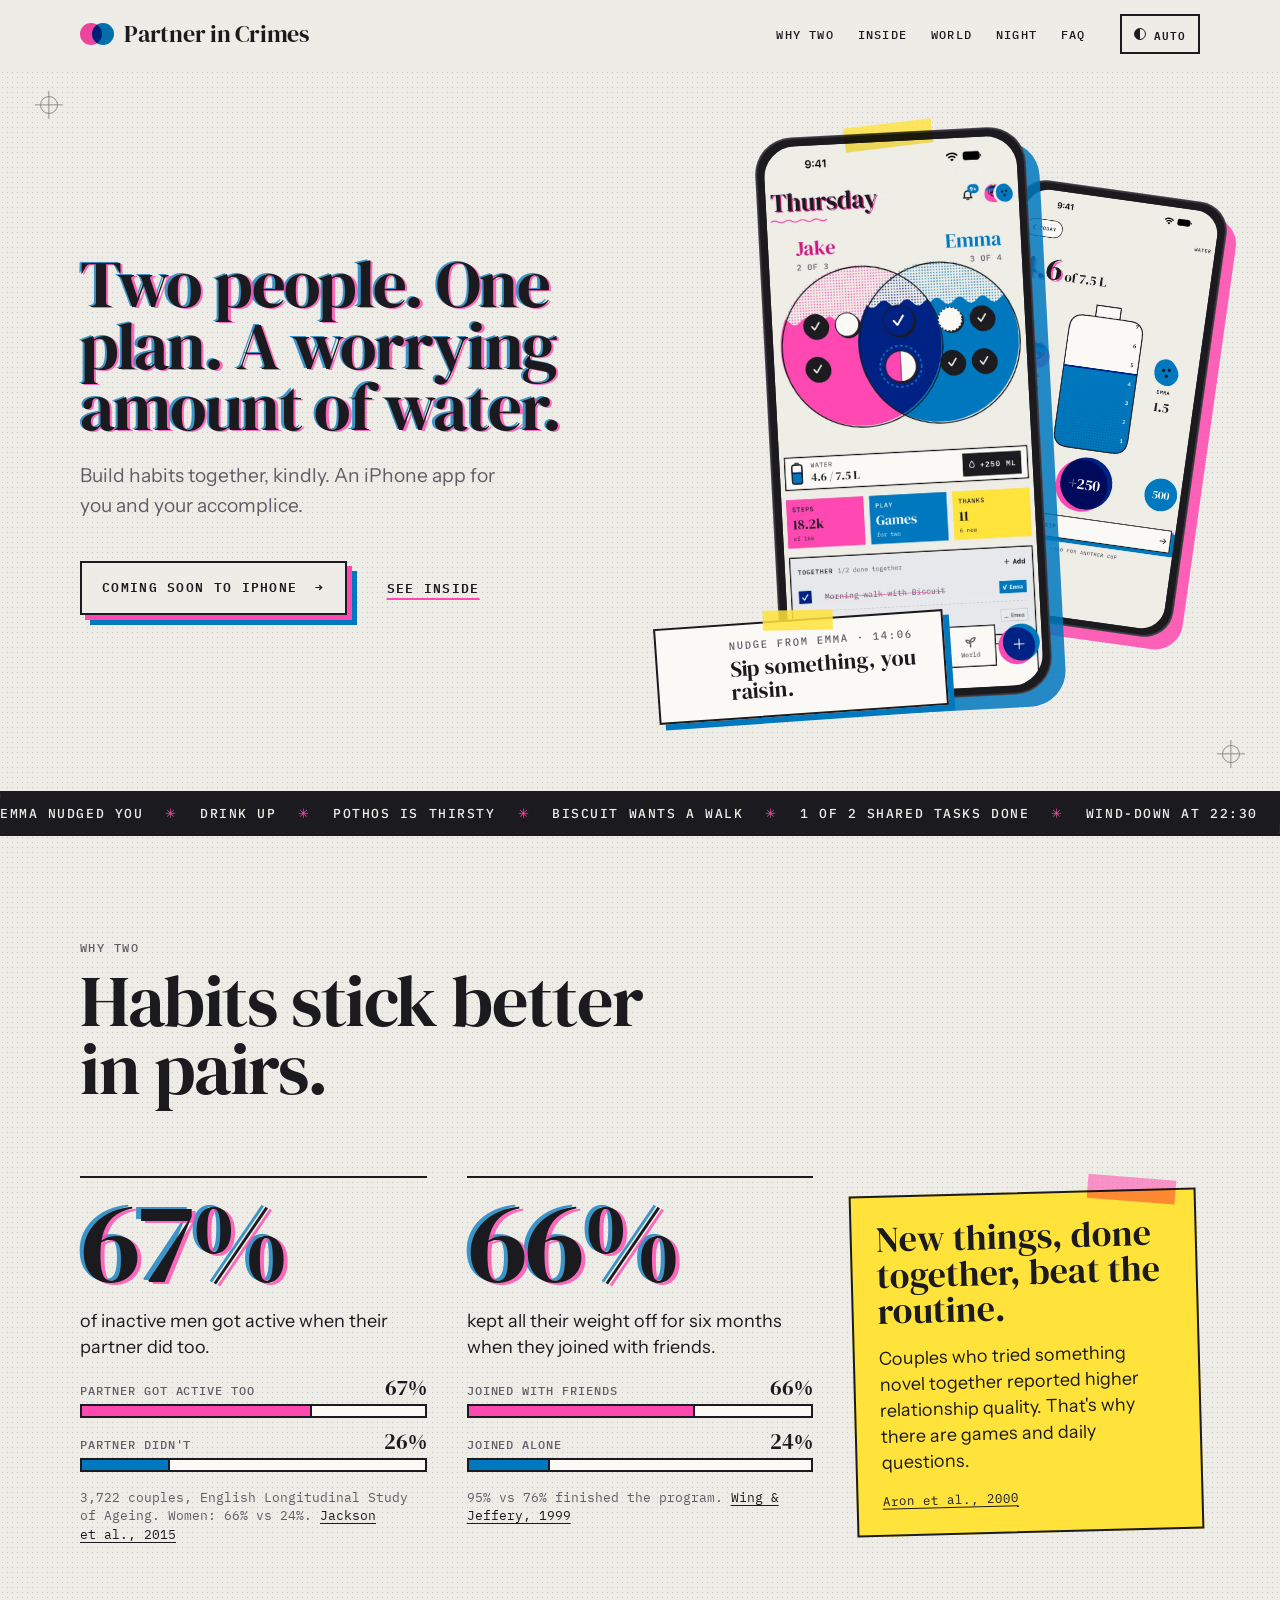
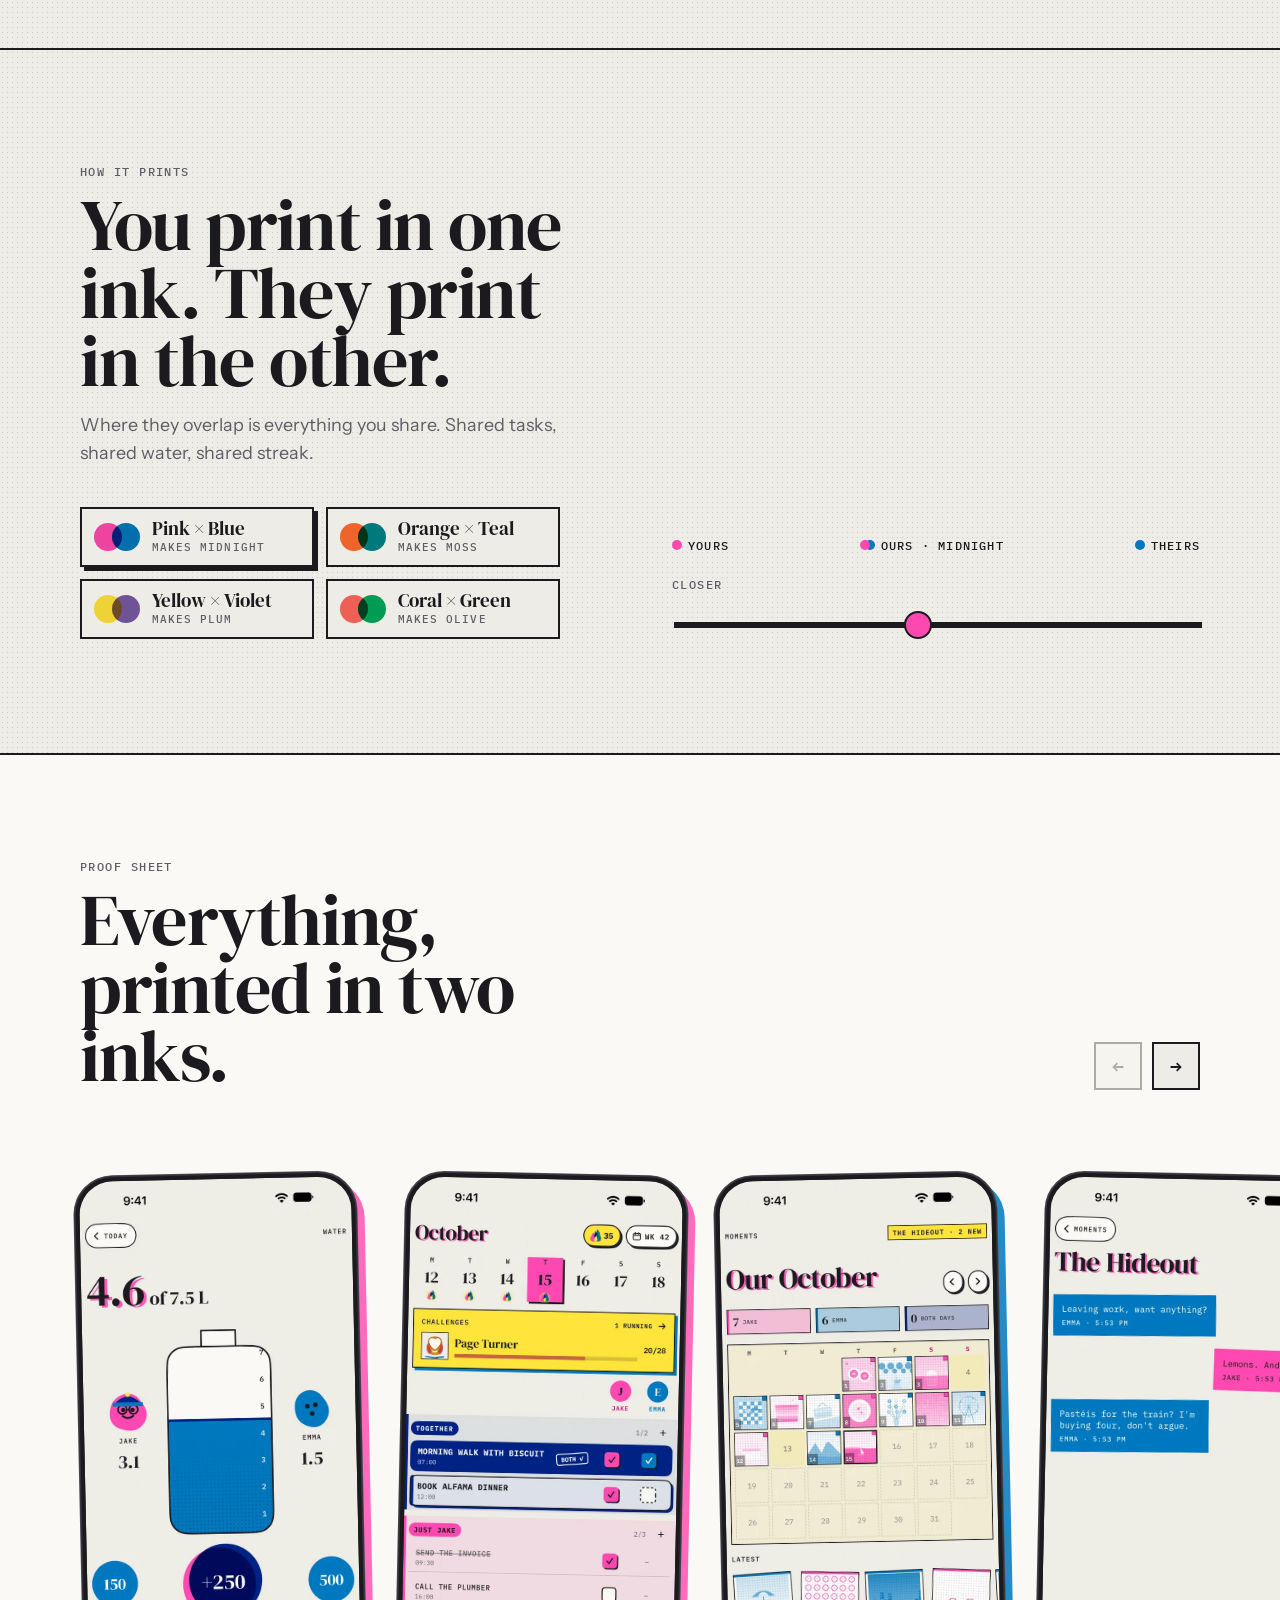
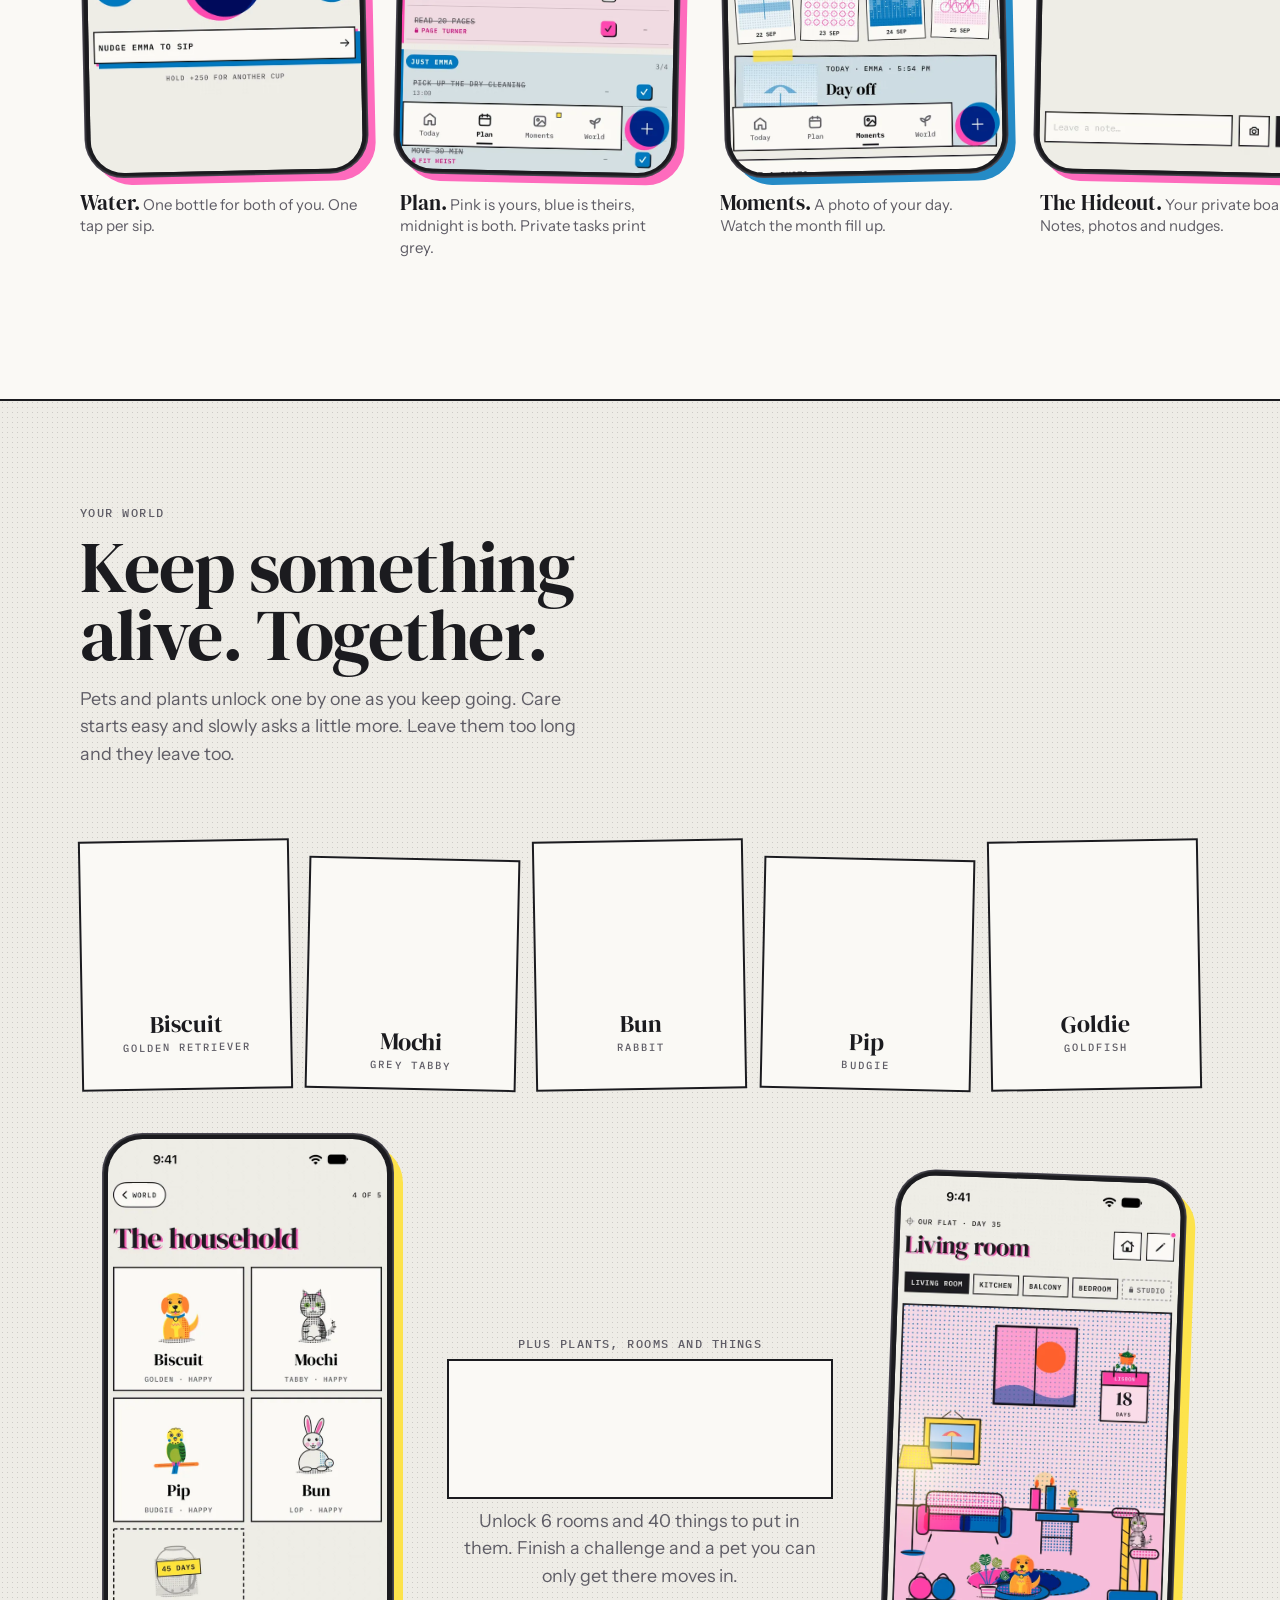
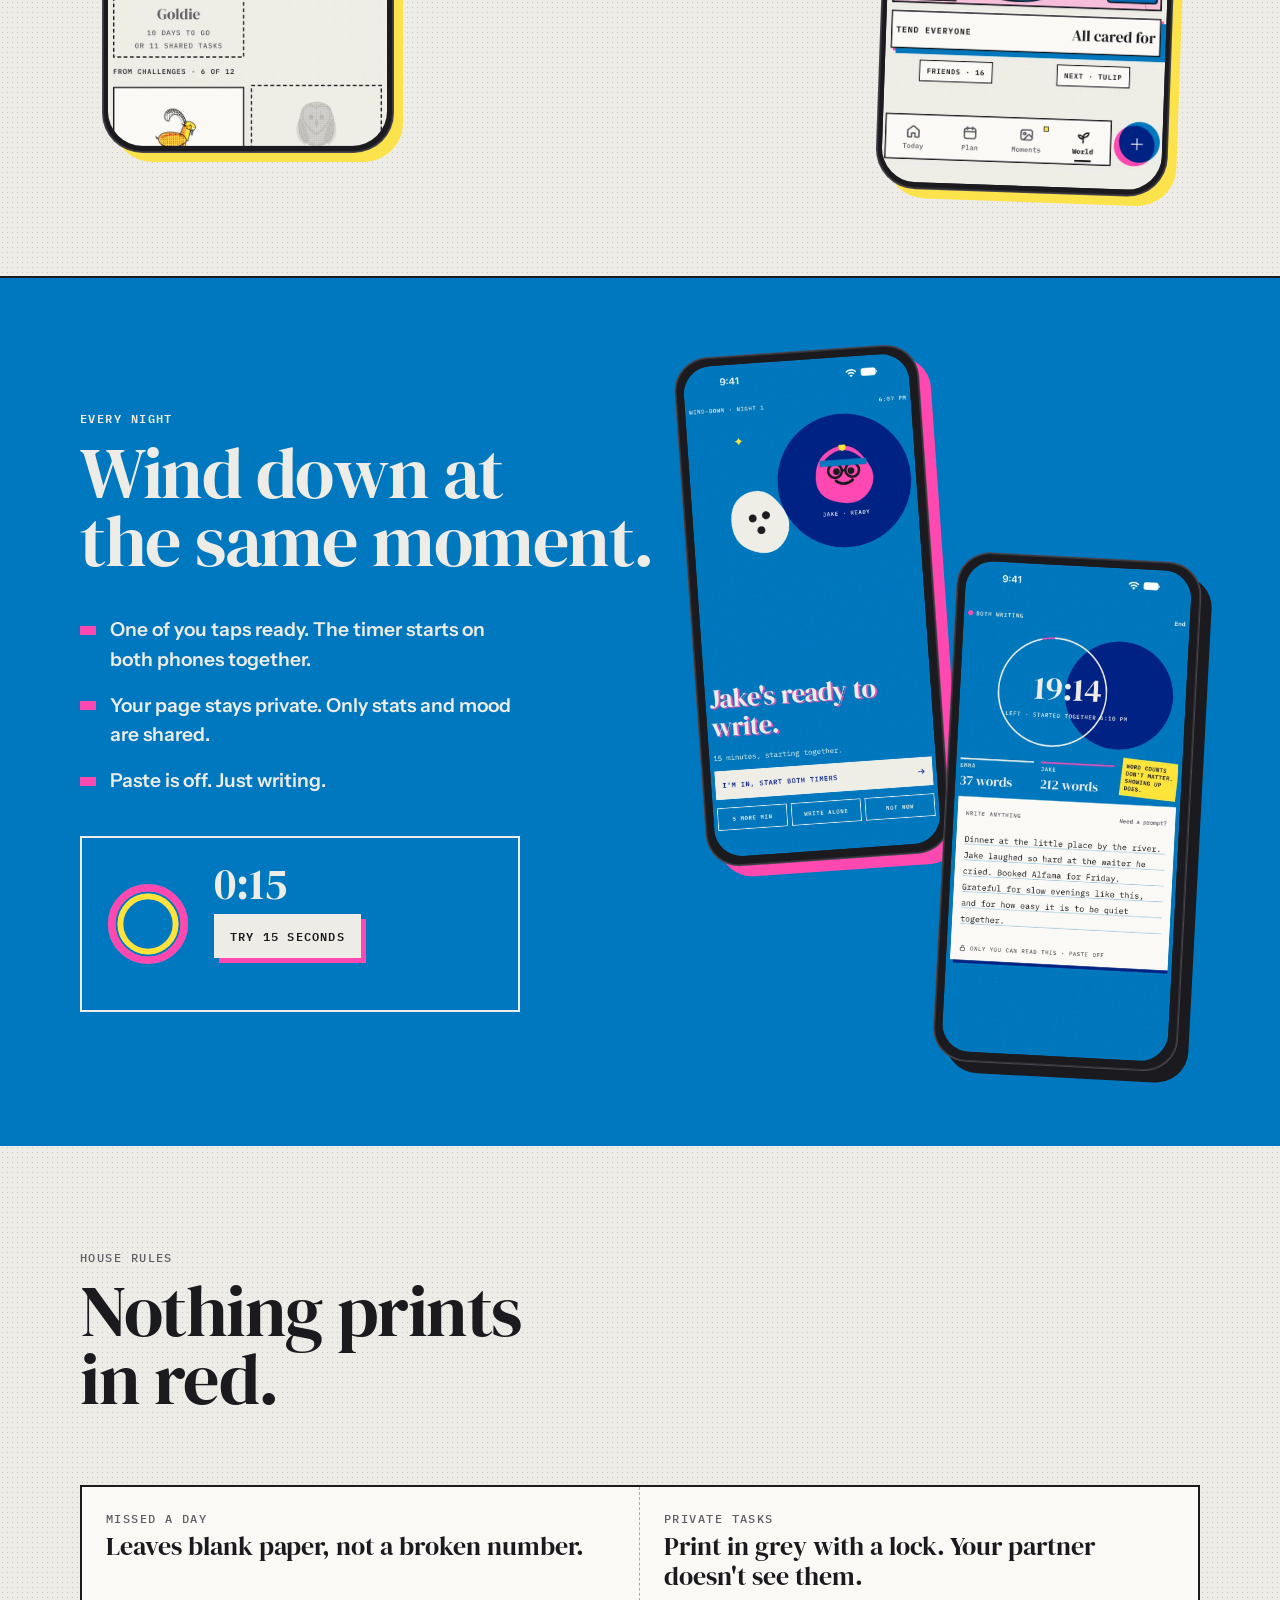
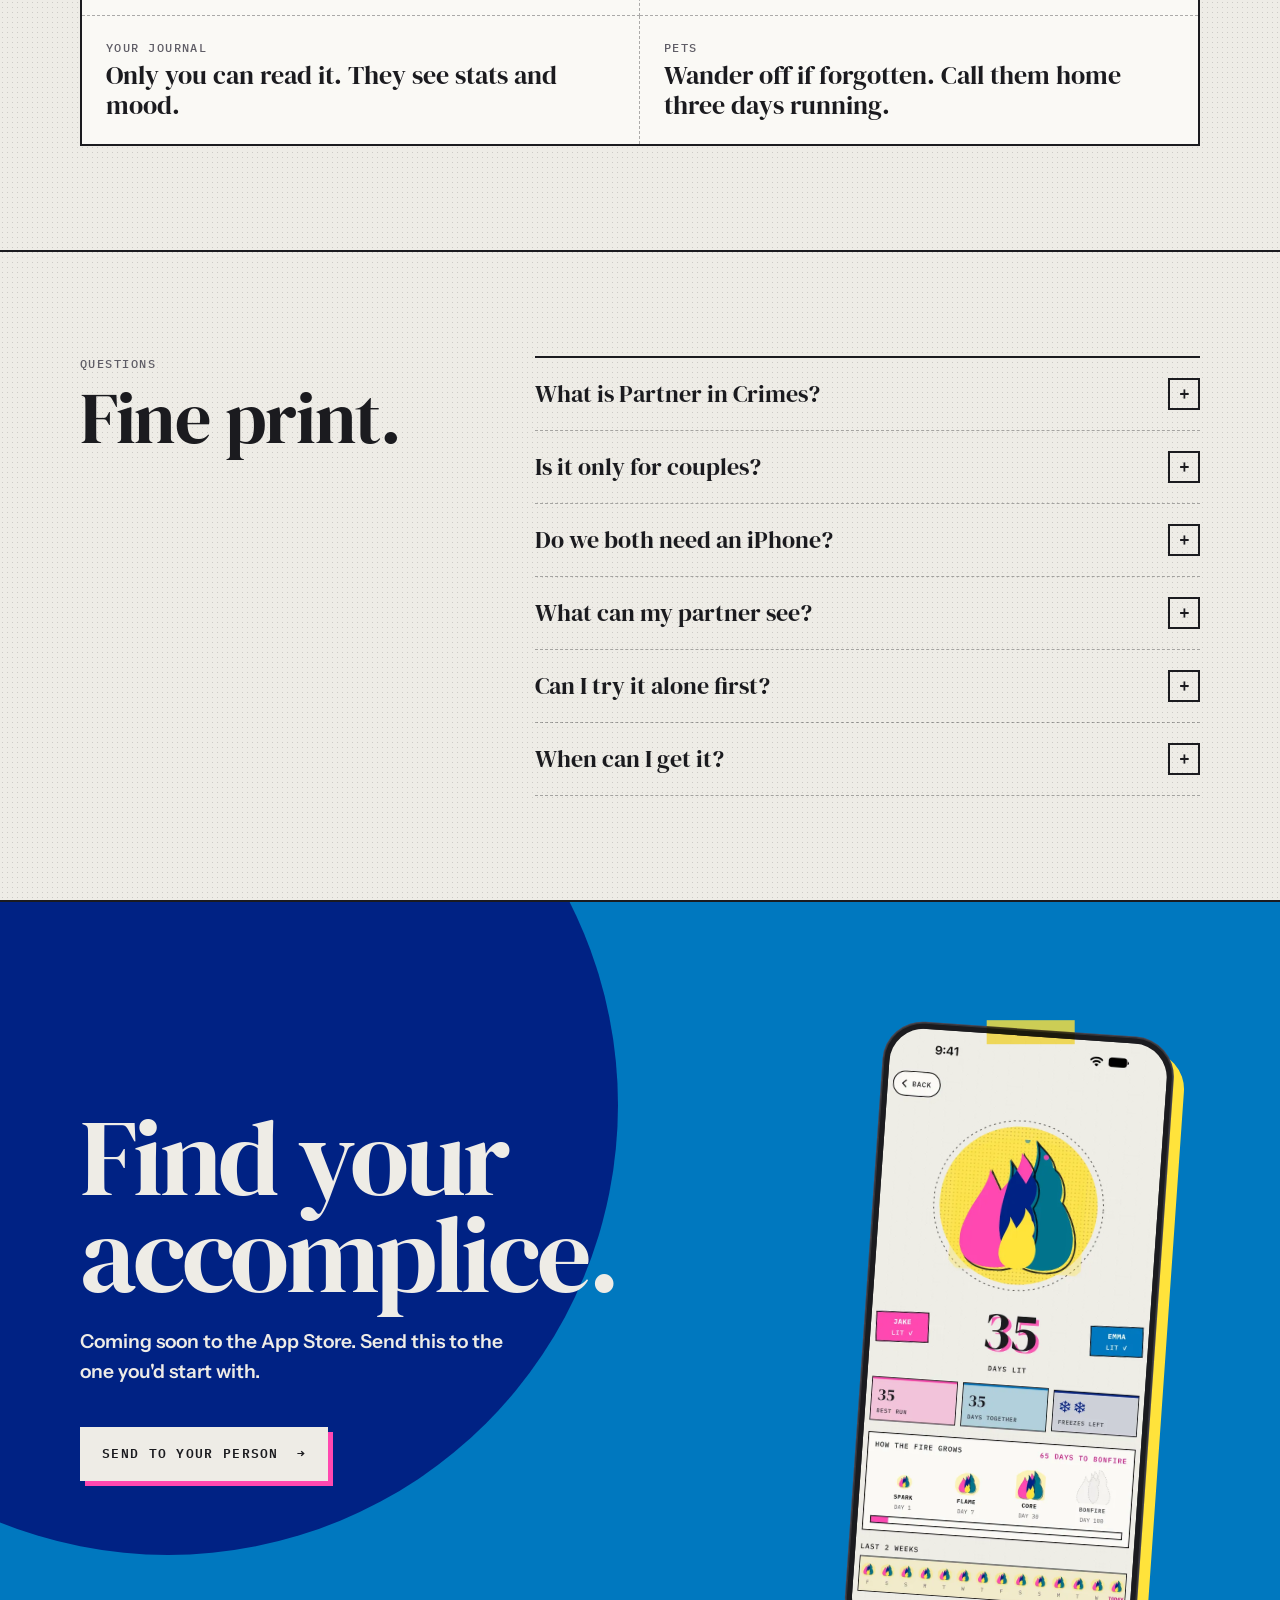
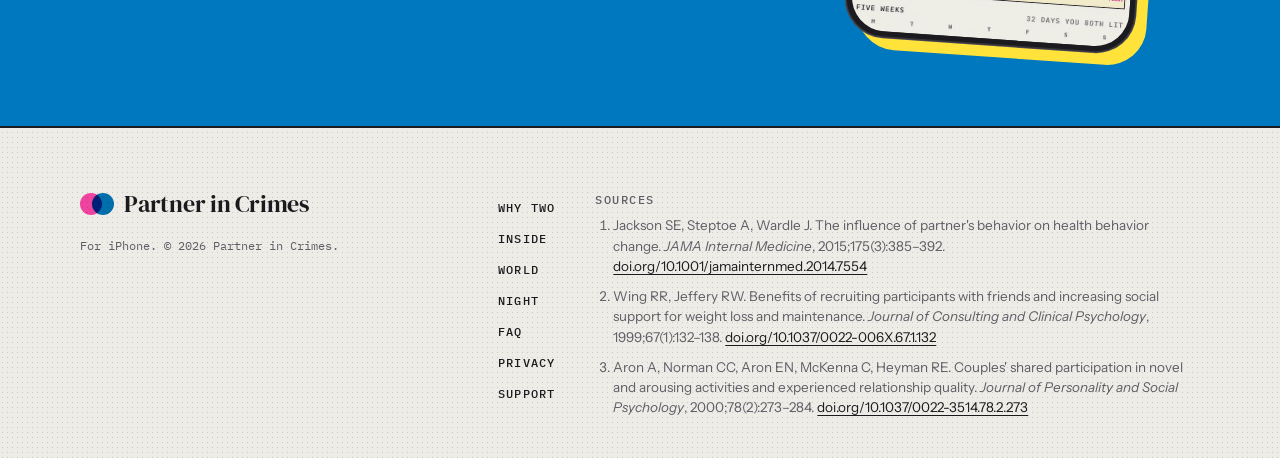
<file: index.src.html>
<!doctype html>
<html lang="en" class="no-js">
<head>
<meta charset="utf-8">
<meta name="viewport" content="width=device-width, initial-scale=1, viewport-fit=cover">
<title>Partner in Crimes · Habits, to-dos and challenges for couples</title>
<meta name="description" content="Partner in Crimes is an iPhone app for couples to get things done together: shared and private to-dos, a water tracker for two, four-week couple challenges, a thank-you wall, a shared streak, games and a 15-minute journal you write side by side.">
<meta name="keywords" content="couples app, app for couples, shared to-do list, shared habit tracker, water tracker for two, couple challenges, relationship app, couples journal, shared streak, accountability partner app, games for couples, iPhone app for two">
<meta name="robots" content="index, follow, max-image-preview:large">
<meta name="author" content="Jay Sharma">
<link rel="alternate" type="text/plain" href="llms.txt" title="LLM summary">
<link rel="canonical" href="https://jayesh212.github.io/partner-in-crime-site/">
<meta name="theme-color" content="#EEECE6" media="(prefers-color-scheme: light)">
<meta name="theme-color" content="#17161C" media="(prefers-color-scheme: dark)">
<meta property="og:type" content="website">
<meta property="og:site_name" content="Partner in Crimes">
<meta property="og:title" content="Partner in Crimes · Habits, to-dos and challenges for couples">
<meta property="og:description" content="Two people. One good day. Shared to-dos, water for two, couple challenges, a thank-you wall and a journal you write side by side.">
<meta property="og:url" content="https://jayesh212.github.io/partner-in-crime-site/">
<meta property="og:image" content="https://jayesh212.github.io/partner-in-crime-site/img/og.jpg">
<meta property="og:image:width" content="1200">
<meta property="og:image:height" content="630">
<meta property="og:image:alt" content="Partner in Crimes: the Today screen, where Jake's and Emma's days overlap, beside the water screen">
<meta name="twitter:card" content="summary_large_image">
<meta name="twitter:title" content="Partner in Crimes · Habits, to-dos and challenges for couples">
<meta name="twitter:description" content="Two people. One good day. Shared to-dos, water for two, couple challenges, a thank-you wall and a journal you write side by side.">
<meta name="twitter:image" content="https://jayesh212.github.io/partner-in-crime-site/img/og.jpg">
<link rel="icon" href="img/mark.svg" type="image/svg+xml">
<link rel="apple-touch-icon" href="img/touch-icon.png">
<link rel="preconnect" href="https://fonts.googleapis.com">
<link rel="preconnect" href="https://fonts.gstatic.com" crossorigin>
<link rel="stylesheet" href="https://fonts.googleapis.com/css2?family=DM+Serif+Display:ital@0;1&family=IBM+Plex+Mono:wght@400;500;600&family=Instrument+Sans:wght@400;600&display=swap">
<link rel="stylesheet" href="styles.css?v=04f4ce8f">
<script>try{var t=localStorage.getItem('pic-theme');if(t==='light'||t==='dark')document.documentElement.dataset.theme=t}catch(e){}</script>
<script type="application/ld+json">
[{"@context": "https://schema.org", "@type": "MobileApplication", "name": "Partner in Crimes", "alternateName": "Partner in Crimes: habits and plans for couples", "operatingSystem": "iOS 17 or later", "applicationCategory": "LifestyleApplication", "applicationSubCategory": "Relationships, Habits, Productivity", "description": "Partner in Crimes is an iPhone app for couples to get things done together: shared and private to-dos, a water tracker for two, four-week couple challenges, a thank-you wall, a shared streak, games and a 15-minute journal you write side by side.", "url": "https://jayesh212.github.io/partner-in-crime-site/", "image": "https://jayesh212.github.io/partner-in-crime-site/img/icon-512.png", "screenshot": ["https://jayesh212.github.io/partner-in-crime-site/img/home.webp", "https://jayesh212.github.io/partner-in-crime-site/img/water.webp", "https://jayesh212.github.io/partner-in-crime-site/img/plan.webp", "https://jayesh212.github.io/partner-in-crime-site/img/thanks.webp", "https://jayesh212.github.io/partner-in-crime-site/img/flat.webp", "https://jayesh212.github.io/partner-in-crime-site/img/us.webp"], "featureList": ["Shared and private to-dos; shared tasks done by both land in the middle as done together", "Water tracker for two with one shared bottle and nudges", "12 four-week challenges, each with a pet to win", "Thank-you wall for small gratitude notes", "Shared daily streak with freezes", "A little home: 6 rooms, 40 things, pets and plants to look after", "15-minute side-by-side journal; text stays private, partner sees word count and mood", "Moments photo calendar and a private message board (The Hideout)", "Games: Daily word, Who's more likely, Draw & guess, Tic Tac Two, Four in a row, Memory pairs, Know Us cards", "Widgets, Live Activities, Siri, Control Center and Back Tap for logging water", "Countdowns for trips, birthdays and date nights", "Works offline and syncs in the background", "Pair with a six-character code or QR scan"], "audience": {"@type": "Audience", "audienceType": "Couples, best friends, roommates and accountability partners"}, "author": {"@type": "Person", "name": "Jay Sharma"}, "keywords": "couples app, shared to-do list, habit tracker for couples, water tracker for two, couple challenges, relationship app, couples journal, shared streak"}, {"@context": "https://schema.org", "@type": "FAQPage", "mainEntity": [{"@type": "Question", "name": "What is Partner in Crimes?", "acceptedAnswer": {"@type": "Answer", "text": "An iPhone app for couples to do things together: shared and private to-dos, a water tracker for two, four-week couple challenges, a thank-you wall, a shared streak, games, a little home with pets and plants, and a 15-minute journal you start at the same time."}}, {"@type": "Question", "name": "Is it only for couples?", "acceptedAnswer": {"@type": "Answer", "text": "No. Made for couples, and it works just as well for best friends, roommates and accountability buddies."}}, {"@type": "Question", "name": "Do we both need an iPhone?", "acceptedAnswer": {"@type": "Answer", "text": "Yes. Each of you uses your own iPhone running iOS 17 or later."}}, {"@type": "Question", "name": "What can my partner see?", "acceptedAnswer": {"@type": "Answer", "text": "Shared tasks, water, steps, streaks, the photos and notes you share, and your journal stats. Not your private tasks or what you write at night."}}, {"@type": "Question", "name": "Can I try it alone first?", "acceptedAnswer": {"@type": "Answer", "text": "Yes. You can pair later. Some games can be played against the house until then."}}, {"@type": "Question", "name": "When can I get it?", "acceptedAnswer": {"@type": "Answer", "text": "It's being finished now. The App Store link will appear on this page the day it's live."}}]}, {"@context": "https://schema.org", "@type": "WebSite", "name": "Partner in Crimes", "url": "https://jayesh212.github.io/partner-in-crime-site/"}]
</script>
</head>
<body>
<div class="progress" aria-hidden="true"><i></i></div>
<!--SPRITES-->
<a class="skip" href="#main">Skip to content</a>

<header class="nav" data-nav>
  <div class="wrap nav__in">
    <a class="brand" href="#top" aria-label="Partner in Crimes, home">
      <span class="mark" aria-hidden="true"><i class="ink ink--a"></i><i class="ink ink--b"></i></span>
      <span class="brand__word">Partner in Crimes</span>
    </a>
    <nav class="nav__links" id="menu" aria-label="Main">
      <a href="#why">Why two</a>
      <a href="#inside">Inside</a>
      <a href="#world">World</a>
      <a href="#night">Night</a>
      <a href="#faq">FAQ</a>
    </nav>
    <button class="theme" type="button" data-theme-btn aria-label="Colour theme: auto">
      <span class="theme__dot" aria-hidden="true"></span><span class="theme__txt" data-theme-txt>Auto</span>
    </button>
    <button class="nav__toggle" type="button" aria-expanded="false" aria-controls="menu" aria-label="Open menu" data-menu-toggle><span></span><span></span></button>
  </div>
</header>

<main id="main">

<!-- HERO -->
<section class="hero" id="top" aria-labelledby="hero-title">
  <span class="reg reg--tl" aria-hidden="true"></span><span class="reg reg--br" aria-hidden="true"></span>
  <div class="wrap hero__grid">
    <div class="hero__copy">
      <h1 class="hero__title mis" id="hero-title">Two people. One plan. A&nbsp;worrying amount of&nbsp;water.</h1>
      <p class="hero__lede">Build habits together, kindly. An iPhone app for you and your accomplice.</p>
      <div class="hero__actions">
        <a class="btn btn--two" href="#get" data-store-link>Coming soon to iPhone <span aria-hidden="true">→</span></a>
        <a class="link" href="#inside">See inside</a>
      </div>
    </div>
    <div class="hero__art">
      <svg class="hero__blob hero__blob--a" aria-hidden="true"><use href="#blob1"/></svg>
      <svg class="hero__blob hero__blob--b" aria-hidden="true"><use href="#blob2"/></svg>
      <figure class="phone phone--back">
        <img src="img/water.webp" alt="" width="660" height="1434">
      </figure>
      <figure class="phone phone--hero">
        <span class="tape" aria-hidden="true"></span>
        <img src="img/home.webp" alt="Today screen: Jake's and Emma's days overlap, with shared tasks done together in the middle, water, steps, games and thanks" width="660" height="1434" fetchpriority="high">
      </figure>
      <div class="hnote" aria-hidden="true">
        <svg class="hnote__blob"><use href="#blob2"/></svg>
        <div><span class="hnote__lab">Nudge from Emma · 14:06</span><b>Sip something, you raisin.</b></div>
      </div>
      <svg class="hero__plant" viewBox="0 0 120 120" aria-hidden="true"><use href="#pl-monstera"/></svg>
      <svg class="hero__pet" viewBox="0 0 120 120" aria-hidden="true"><use href="#pet-dog"/></svg>
    </div>
  </div>
</section>

<div class="ticker" aria-hidden="true"><div class="ticker__track" data-ticker>
  <span>Emma nudged you</span><span>Drink up</span><span>Pothos is thirsty</span><span>Biscuit wants a walk</span><span>1 of 2 shared tasks done</span><span>Wind-down at 22:30</span>
</div></div>

<!-- WHY -->
<section class="why" id="why" aria-labelledby="why-title">
  <div class="wrap">
    <header class="head">
      <p class="lab">Why two</p>
      <h2 class="h2 mis" id="why-title">Habits stick better in&nbsp;pairs.</h2>
    </header>
    <ol class="stats">
      <li class="stat">
        <p class="stat__big"><span class="mis">67%</span></p>
        <p class="stat__text">of inactive men got active when their partner did too.</p>
        <div class="bars" aria-hidden="true">
          <div class="bar"><span>Partner got active too</span><b>67%</b><i class="bar__fill bar__fill--a" style="--v:.67"></i></div>
          <div class="bar"><span>Partner didn't</span><b>26%</b><i class="bar__fill bar__fill--b" style="--v:.26"></i></div>
        </div>
        <p class="sr-only">67% when the partner also got active, 26% when the partner did not.</p>
        <p class="cite">3,722 couples, English Longitudinal Study of Ageing. Women: 66% vs 24%. <a href="#s1">Jackson et&nbsp;al., 2015</a></p>
      </li>
      <li class="stat stat--tilt">
        <p class="stat__big"><span class="mis">66%</span></p>
        <p class="stat__text">kept all their weight off for six months when they joined with friends.</p>
        <div class="bars" aria-hidden="true">
          <div class="bar"><span>Joined with friends</span><b>66%</b><i class="bar__fill bar__fill--a" style="--v:.66"></i></div>
          <div class="bar"><span>Joined alone</span><b>24%</b><i class="bar__fill bar__fill--b" style="--v:.24"></i></div>
        </div>
        <p class="sr-only">66% of those who joined with friends, 24% of those who joined alone.</p>
        <p class="cite">95% vs 76% finished the program. <a href="#s2">Wing &amp; Jeffery, 1999</a></p>
      </li>
      <li class="stat stat--note">
        <span class="tape tape--note" aria-hidden="true"></span>
        <p class="stat__note">New things, done together, beat the routine.</p>
        <p class="stat__text">Couples who tried something novel together reported higher relationship quality. That's why there are games and daily questions.</p>
        <p class="cite"><a href="#s3">Aron et&nbsp;al., 2000</a></p>
      </li>
    </ol>
  </div>
</section>

<!-- INKS -->
<section class="inks" aria-labelledby="inks-title">
  <div class="wrap inks__grid">
    <div class="inks__copy">
      <p class="lab">How it prints</p>
      <h2 class="h2 mis" id="inks-title">You print in one ink. They print in the other.</h2>
      <p class="body">Where they overlap is everything you share. Shared tasks, shared water, shared streak.</p>
      <div class="pairs" role="radiogroup" aria-label="Ink pair" data-pairs></div>
    </div>
    <div class="mixer" data-mixer>
      <div class="mixer__stage" aria-hidden="true">
        <svg class="mixer__blob mixer__blob--a"><use href="#blob1"/></svg>
        <svg class="mixer__blob mixer__blob--b"><use href="#blob2"/></svg>
      </div>
      <div class="mixer__labels" aria-hidden="true"><span data-lab-a>Yours</span><span data-lab-mid>Ours · midnight</span><span data-lab-b>Theirs</span></div>
      <label class="mixer__ctl"><span class="lab">Closer</span>
        <input type="range" min="0" max="100" value="62" data-mixer-range aria-label="Move the two inks closer together">
      </label>
    </div>
  </div>
</section>

<!-- INSIDE -->
<section class="inside" id="inside" aria-labelledby="inside-title">
  <div class="wrap">
    <header class="head head--row">
      <div>
        <p class="lab">Proof sheet</p>
        <h2 class="h2 mis" id="inside-title">Everything, printed in two inks.</h2>
      </div>
      <div class="rail__ctl">
        <button class="sq" type="button" data-rail-prev aria-label="Previous screens">←</button>
        <button class="sq" type="button" data-rail-next aria-label="Next screens">→</button>
      </div>
    </header>
  </div>
  <div class="rail" data-rail tabindex="0" role="region" aria-label="App screens, scroll sideways">
    <figure class="shot"><div class="phone"><img src="img/water.webp" alt="Water for two: one shared bottle at 4.6 of 7.5 litres, with Jake's and Emma's amounts" width="660" height="1434" loading="lazy"></div><figcaption><b>Water.</b> One bottle for both of you. One tap per sip.</figcaption></figure>
    <figure class="shot"><div class="phone"><img src="img/plan.webp" alt="Plan: this week's days, a running challenge, and tasks split into together, Jake's and Emma's" width="660" height="1434" loading="lazy"></div><figcaption><b>Plan.</b> Pink is yours, blue is theirs, midnight is both. Private tasks print grey.</figcaption></figure>
    <figure class="shot"><div class="phone"><img src="img/calendar.webp" alt="Moments: a month of daily photos from Jake and Emma" width="660" height="1434" loading="lazy"></div><figcaption><b>Moments.</b> A photo of your day. Watch the month fill up.</figcaption></figure>
    <figure class="shot"><div class="phone"><img src="img/hideout.webp" alt="The Hideout: notes between Jake in pink and Emma in blue" width="660" height="1434" loading="lazy"></div><figcaption><b>The Hideout.</b> Your private board. Notes, photos and nudges.</figcaption></figure>
    <figure class="shot"><div class="phone"><img src="img/thanks.webp" alt="Thank-you wall: sticky notes Jake and Emma pinned for each other" width="660" height="1434" loading="lazy"></div><figcaption><b>Thank-you wall.</b> Small thanks, pinned where they'll see them.</figcaption></figure>
  </div>
</section>

<!-- WORLD -->
<section class="world" id="world" aria-labelledby="world-title">
  <div class="wrap">
    <header class="head">
      <p class="lab">Your world</p>
      <h2 class="h2 mis" id="world-title">Keep something alive. <span class="nowrap">Together.</span></h2>
      <p class="body">Pets and plants unlock one by one as you keep going. Care starts easy and slowly asks a little more. Leave them too long and they leave too.</p>
    </header>
    <ul class="pets">
      <li><svg viewBox="0 0 120 120" role="img" aria-label="Biscuit, a golden retriever"><use href="#pet-dog"/></svg><b>Biscuit</b><span>Golden retriever</span></li>
      <li><svg viewBox="0 0 120 120" role="img" aria-label="Mochi, a grey tabby cat"><use href="#pet-cat"/></svg><b>Mochi</b><span>Grey tabby</span></li>
      <li><svg viewBox="0 0 120 120" role="img" aria-label="Bun, a white rabbit"><use href="#pet-rabbit"/></svg><b>Bun</b><span>Rabbit</span></li>
      <li><svg viewBox="0 0 120 120" role="img" aria-label="Pip, a budgie"><use href="#pet-bird"/></svg><b>Pip</b><span>Budgie</span></li>
      <li><svg viewBox="0 0 120 120" role="img" aria-label="Goldie, a goldfish"><use href="#pet-fish"/></svg><b>Goldie</b><span>Goldfish</span></li>
    </ul>
    <div class="world__row">
      <figure class="phone phone--world" data-par="0.07"><img src="img/pet.webp" alt="The household: Biscuit, Mochi, Pip, Bun and Goldie, plus pets you can only win from challenges" width="660" height="1434" loading="lazy"></figure>
      <div class="plants">
        <p class="lab">Plus plants, rooms and things</p>
        <div class="plants__row">
          <svg viewBox="0 0 120 120" role="img" aria-label="Pothos"><use href="#pl-pothos"/></svg>
          <svg viewBox="0 0 120 120" role="img" aria-label="Sunflower"><use href="#pl-sunflower"/></svg>
          <svg viewBox="0 0 120 120" role="img" aria-label="Monstera"><use href="#pl-monstera"/></svg>
        </div>
        <p class="body">Unlock 6 rooms and 40 things to put in them. Finish a challenge and a pet you can only get there moves in.</p>
      </div>
      <figure class="phone phone--world phone--tilt" data-par="-0.07"><img src="img/flat.webp" alt="Your flat: a living room with pets and plants, and rooms to unlock" width="660" height="1434" loading="lazy"></figure>
    </div>
  </div>
</section>

<!-- NIGHT -->
<section class="night" id="night" aria-labelledby="night-title">
  <div class="wrap night__grid">
    <div class="night__copy">
      <p class="lab lab--night">Every night</p>
      <h2 class="h2 mis mis--night" id="night-title">Wind down at the&nbsp;same&nbsp;moment.</h2>
      <ul class="facts">
        <li>One of you taps ready. The timer starts on both phones together.</li>
        <li>Your page stays private. Only stats and mood are shared.</li>
        <li>Paste is off. Just writing.</li>
      </ul>
      <div class="sync" data-sync>
        <div class="sync__blobs" aria-hidden="true">
          <svg class="sync__ring" viewBox="0 0 44 44"><circle cx="22" cy="22" r="19" class="sync__track"/><circle cx="22" cy="22" r="19" class="sync__p sync__p--a" data-ring/></svg>
          <svg class="sync__ring sync__ring--b" viewBox="0 0 44 44"><circle cx="22" cy="22" r="19" class="sync__track"/><circle cx="22" cy="22" r="19" class="sync__p sync__p--b" data-ring/></svg>
        </div>
        <div class="sync__ui">
          <p class="sync__time" data-sync-time>0:15</p>
          <button class="btn btn--paper btn--sm" type="button" data-sync-btn>Try 15 seconds</button>
          <p class="sync__status" role="status" data-sync-status></p>
        </div>
      </div>
    </div>
    <div class="night__art">
      <figure class="phone phone--night-a" data-par="0.09"><img src="img/night-write.webp" alt="Wind-down invite: Jake is ready to write, 15 minutes starting together" width="660" height="1434" loading="lazy"></figure>
      <figure class="phone phone--night-b" data-par="-0.07"><img src="img/night-after.webp" alt="Journal: one shared timer, both word counts, and your own private page" width="660" height="1434" loading="lazy"></figure>
    </div>
  </div>
</section>

<!-- KIND -->
<section class="kind" aria-labelledby="kind-title">
  <div class="wrap">
    <header class="head">
      <p class="lab">House rules</p>
      <h2 class="h2 mis" id="kind-title">Nothing prints in&nbsp;red.</h2>
    </header>
    <dl class="form">
      <div><dt>Missed a day</dt><dd>Leaves blank paper, not a broken number.</dd></div>
      <div><dt>Private tasks</dt><dd>Print in grey with a lock. Your partner doesn't see them.</dd></div>
      <div><dt>Your journal</dt><dd>Only you can read it. They see stats and mood.</dd></div>
      <div><dt>Pets</dt><dd>Wander off if forgotten. Call them home three days running.</dd></div>
    </dl>
  </div>
</section>

<!-- FAQ -->
<section class="faq" id="faq" aria-labelledby="faq-title">
  <div class="wrap faq__grid">
    <div>
      <p class="lab">Questions</p>
      <h2 class="h2 mis" id="faq-title">Fine print.</h2>
    </div>
    <div class="faq__list">
      <details><summary>What is Partner in Crimes?</summary><p>An iPhone app for couples to do things together: shared and private to-dos, a water tracker for two, four-week couple challenges, a thank-you wall, a shared streak, games, a little home with pets and plants, and a 15-minute journal you start at the same time.</p></details>
      <details><summary>Is it only for couples?</summary><p>No. Made for couples, and it works just as well for best friends, roommates and accountability buddies.</p></details>
      <details><summary>Do we both need an iPhone?</summary><p>Yes. Each of you uses your own iPhone running iOS 17 or later.</p></details>
      <details><summary>What can my partner see?</summary><p>Shared tasks, water, steps, streaks, the photos and notes you share, and your journal stats. Not your private tasks or what you write at night.</p></details>
      <details><summary>Can I try it alone first?</summary><p>Yes. You can pair later. Some games can be played against the house until then.</p></details>
      <details><summary>When can I get it?</summary><p>It's being finished now. The App Store link will appear on this page the day it's live.</p></details>
    </div>
  </div>
</section>

<!-- GET -->
<section class="get" id="get" aria-labelledby="get-title">
  <div class="wrap get__grid">
    <div class="get__copy">
      <h2 class="get__title mis mis--night" id="get-title">Find your accomplice.</h2>
      <p class="get__lede">Coming soon to the App Store. Send this to the one you'd start with.</p>
      <div class="get__actions">
        <button class="btn btn--paper" type="button" data-share>Send to your person <span aria-hidden="true">→</span></button>
        <a class="btn btn--paper" href="#get" data-store-link data-store-only hidden>Download on the App Store</a>
      </div>
      <p class="get__status" role="status" data-share-status></p>
    </div>
    <figure class="phone phone--get" data-par="-0.08"><span class="tape" aria-hidden="true"></span><img src="img/us.webp" alt="Shared streak: 35 days lit, with freezes and a fire that grows" width="660" height="1434" loading="lazy"></figure>
  </div>
</section>

</main>

<footer class="foot">
  <div class="wrap foot__grid">
    <div>
      <a class="brand" href="#top"><span class="mark" aria-hidden="true"><i class="ink ink--a"></i><i class="ink ink--b"></i></span><span class="brand__word">Partner in Crimes</span></a>
      <p class="foot__small">For iPhone. © 2026 Partner in Crimes.</p>
    </div>
    <nav aria-label="Footer">
      <a href="#why">Why two</a><a href="#inside">Inside</a><a href="#world">World</a><a href="#night">Night</a><a href="#faq">FAQ</a><a href="privacy.html">Privacy</a><a href="support.html">Support</a>
    </nav>
    <div class="sources">
      <p class="lab">Sources</p>
      <ol>
        <li id="s1">Jackson SE, Steptoe A, Wardle J. The influence of partner's behavior on health behavior change. <i>JAMA Internal Medicine</i>, 2015;175(3):385–392. <a href="https://doi.org/10.1001/jamainternmed.2014.7554" rel="noopener">doi.org/10.1001/jamainternmed.2014.7554</a></li>
        <li id="s2">Wing RR, Jeffery RW. Benefits of recruiting participants with friends and increasing social support for weight loss and maintenance. <i>Journal of Consulting and Clinical Psychology</i>, 1999;67(1):132–138. <a href="https://doi.org/10.1037/0022-006X.67.1.132" rel="noopener">doi.org/10.1037/0022-006X.67.1.132</a></li>
        <li id="s3">Aron A, Norman CC, Aron EN, McKenna C, Heyman RE. Couples' shared participation in novel and arousing activities and experienced relationship quality. <i>Journal of Personality and Social Psychology</i>, 2000;78(2):273–284. <a href="https://doi.org/10.1037/0022-3514.78.2.273" rel="noopener">doi.org/10.1037/0022-3514.78.2.273</a></li>
      </ol>
    </div>
  </div>
</footer>

<script src="main.js?v=04f4ce8f" defer></script>
</body>
</html>
</file>
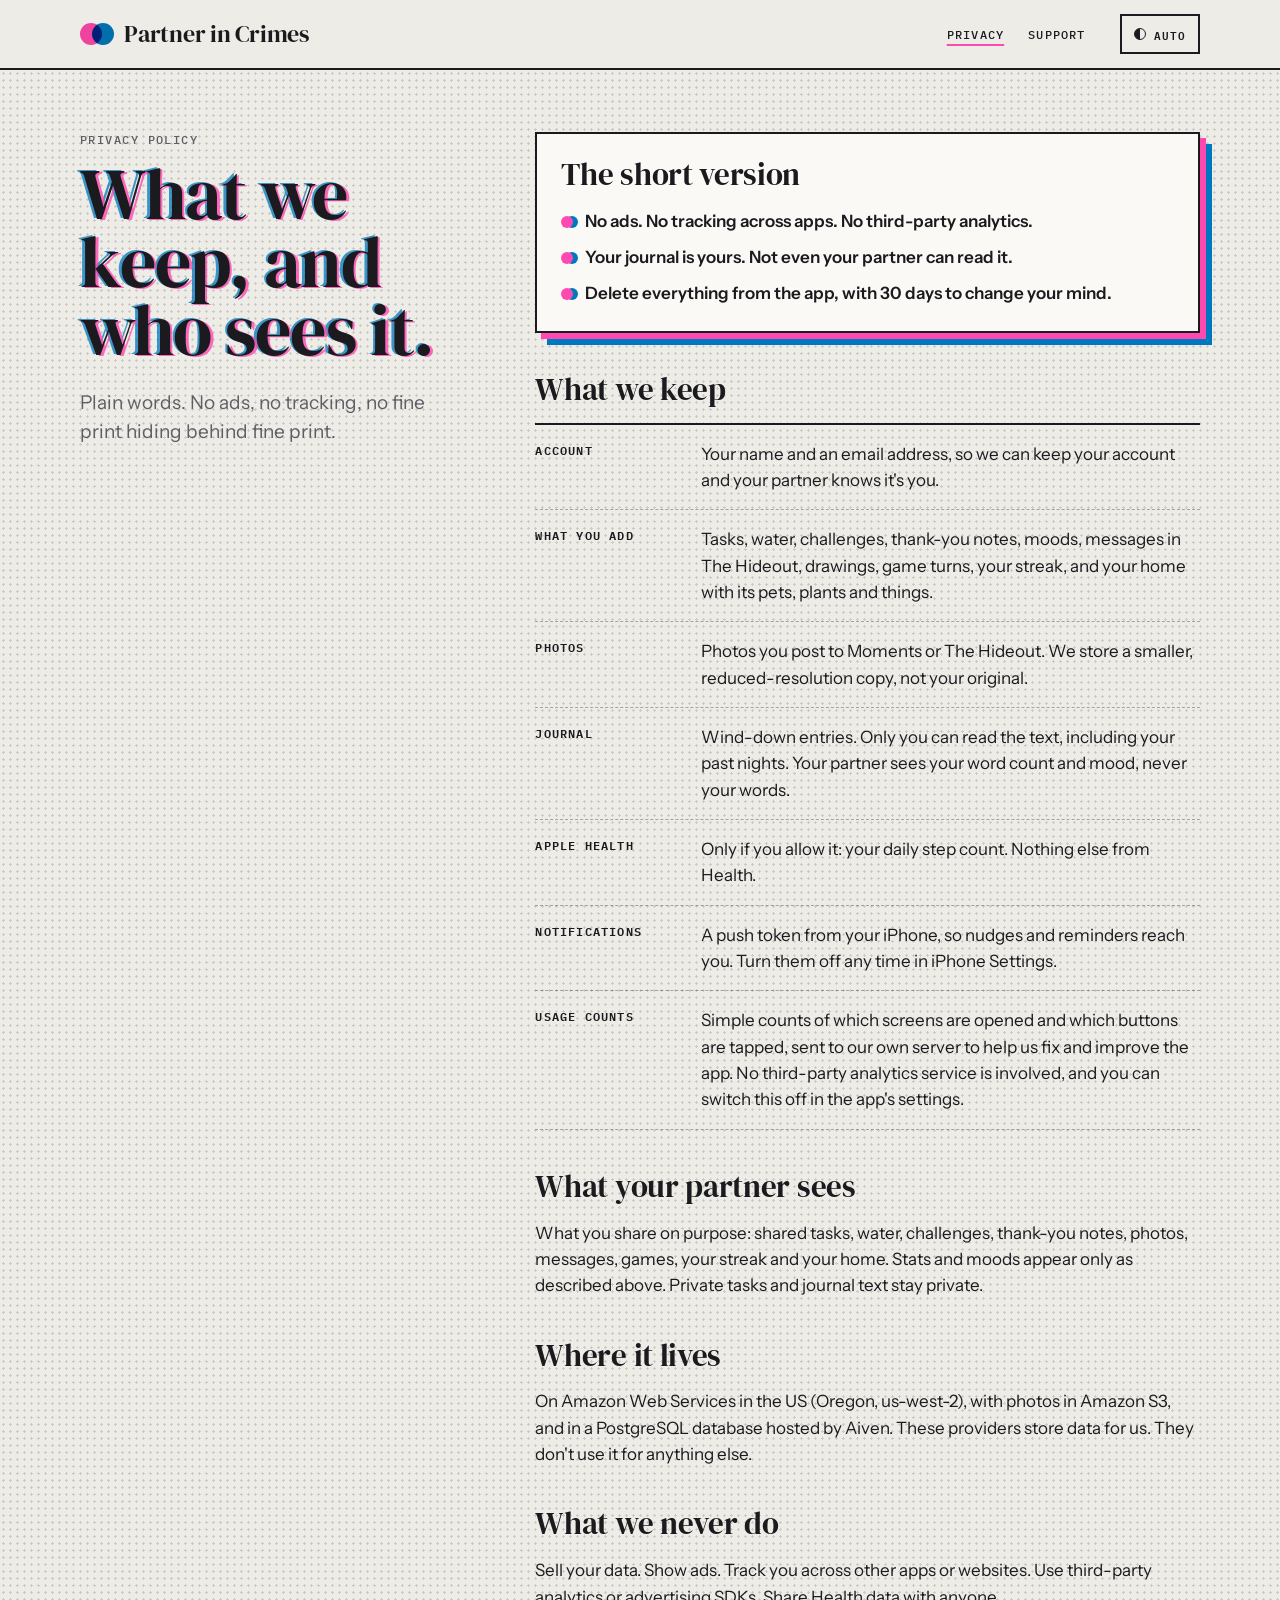
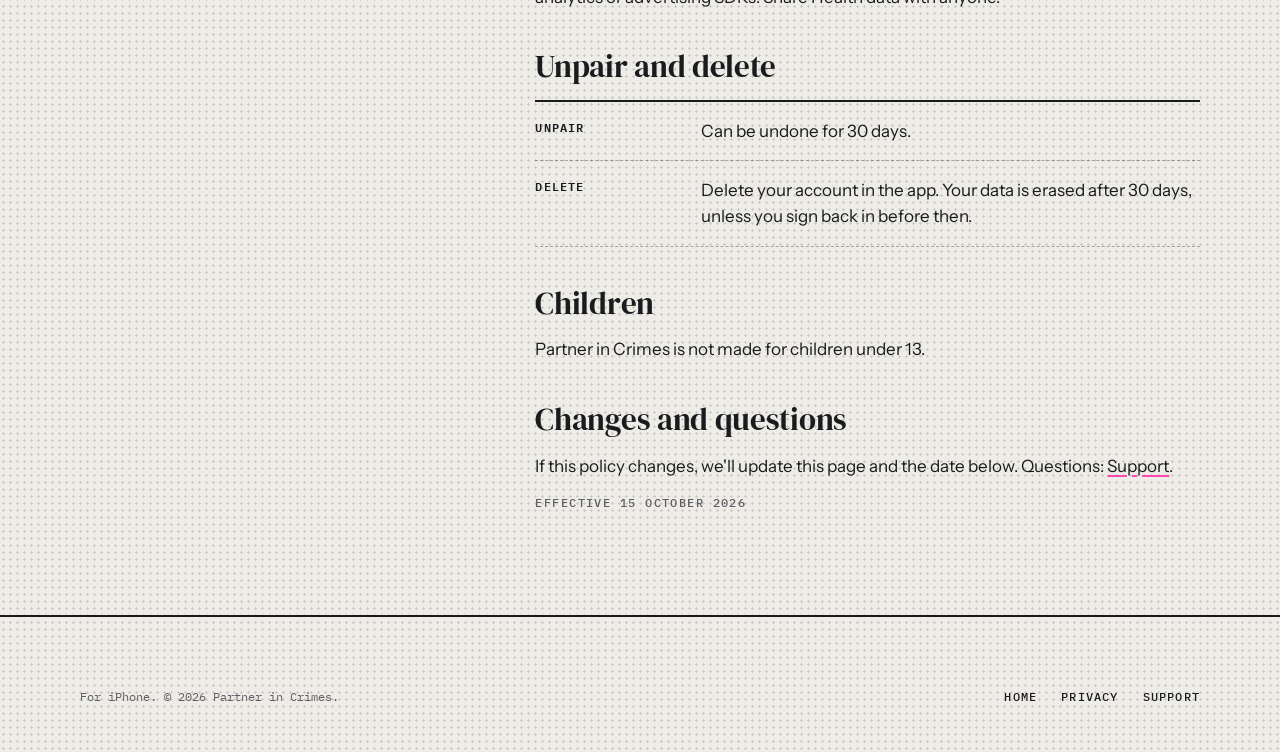
<file: privacy.html>
<!doctype html>
<html lang="en">
<head>
<meta charset="utf-8">
<meta name="viewport" content="width=device-width, initial-scale=1, viewport-fit=cover">
<title>Privacy · Partner in Crimes</title>
<meta name="description" content="What Partner in Crimes keeps, who sees it, and how to delete it.">
<link rel="canonical" href="https://jayesh212.github.io/partner-in-crime-site/privacy.html">
<meta name="theme-color" content="#EEECE6" media="(prefers-color-scheme: light)">
<meta name="theme-color" content="#17161C" media="(prefers-color-scheme: dark)">
<link rel="icon" href="img/mark.svg" type="image/svg+xml">
<link rel="apple-touch-icon" href="img/touch-icon.png">
<link rel="preconnect" href="https://fonts.googleapis.com">
<link rel="preconnect" href="https://fonts.gstatic.com" crossorigin>
<link rel="stylesheet" href="https://fonts.googleapis.com/css2?family=DM+Serif+Display:ital@0;1&family=IBM+Plex+Mono:wght@400;500;600&family=Instrument+Sans:wght@400;600&display=swap">
<link rel="stylesheet" href="styles.css?v=04f4ce8f">
<script>try{var t=localStorage.getItem('pic-theme');if(t==='light'||t==='dark')document.documentElement.dataset.theme=t}catch(e){}</script>
</head>
<body class="docpage">
<a class="skip" href="#main">Skip to content</a>
<header class="nav is-scrolled">
  <div class="wrap nav__in">
    <a class="brand" href="./" aria-label="Partner in Crimes, home">
      <span class="mark" aria-hidden="true"><i class="ink ink--a"></i><i class="ink ink--b"></i></span>
      <span class="brand__word">Partner in Crimes</span>
    </a>
    <nav class="doc__nav" aria-label="Pages">
      <a href="privacy.html" aria-current="page">Privacy</a>
      <a href="support.html">Support</a>
    </nav>
    <button class="theme" type="button" data-theme-btn aria-label="Colour theme: auto">
      <span class="theme__dot" aria-hidden="true"></span><span class="theme__txt" data-theme-txt>Auto</span>
    </button>
  </div>
</header>
<main id="main" class="doc">
  <div class="wrap doc__grid">
    <header class="doc__head">
      <p class="lab">Privacy policy</p>
      <h1 class="h2 mis">What we keep, and who sees&nbsp;it.</h1>
      <p class="doc__lede">Plain words. No ads, no tracking, no fine print hiding behind fine print.</p>
    </header>
    <div class="doc__body">

      <section class="doc__card doc__card--sum" aria-labelledby="short">
        <h2 id="short">The short version</h2>
        <ul class="doc__ticks">
          <li>No ads. No tracking across apps. No third-party analytics.</li>
          <li>Your journal is yours. Not even your partner can read it.</li>
          <li>Delete everything from the app, with 30 days to change your mind.</li>
        </ul>
      </section>

      <section aria-labelledby="collect">
        <h2 id="collect">What we keep</h2>
        <dl class="doc__list">
          <div><dt>Account</dt><dd>Your name and an email address, so we can keep your account and your partner knows it's you.</dd></div>
          <div><dt>What you add</dt><dd>Tasks, water, challenges, thank-you notes, moods, messages in The Hideout, drawings, game turns, your streak, and your home with its pets, plants and things.</dd></div>
          <div><dt>Photos</dt><dd>Photos you post to Moments or The Hideout. We store a smaller, reduced-resolution copy, not your original.</dd></div>
          <div><dt>Journal</dt><dd>Wind-down entries. Only you can read the text, including your past nights. Your partner sees your word count and mood, never your words.</dd></div>
          <div><dt>Apple Health</dt><dd>Only if you allow it: your daily step count. Nothing else from Health.</dd></div>
          <div><dt>Notifications</dt><dd>A push token from your iPhone, so nudges and reminders reach you. Turn them off any time in iPhone Settings.</dd></div>
          <div><dt>Usage counts</dt><dd>Simple counts of which screens are opened and which buttons are tapped, sent to our own server to help us fix and improve the app. No third-party analytics service is involved, and you can switch this off in the app's settings.</dd></div>
        </dl>
      </section>

      <section aria-labelledby="partner">
        <h2 id="partner">What your partner sees</h2>
        <p>What you share on purpose: shared tasks, water, challenges, thank-you notes, photos, messages, games, your streak and your home. Stats and moods appear only as described above. Private tasks and journal text stay private.</p>
      </section>

      <section aria-labelledby="where">
        <h2 id="where">Where it lives</h2>
        <p>On Amazon Web Services in the US (Oregon, us-west-2), with photos in Amazon S3, and in a PostgreSQL database hosted by Aiven. These providers store data for us. They don't use it for anything else.</p>
      </section>

      <section aria-labelledby="never">
        <h2 id="never">What we never do</h2>
        <p>Sell your data. Show ads. Track you across other apps or websites. Use third-party analytics or advertising SDKs. Share Health data with anyone.</p>
      </section>

      <section aria-labelledby="control">
        <h2 id="control">Unpair and delete</h2>
        <dl class="doc__list">
          <div><dt>Unpair</dt><dd>Can be undone for 30 days.</dd></div>
          <div><dt>Delete</dt><dd>Delete your account in the app. Your data is erased after 30 days, unless you sign back in before then.</dd></div>
        </dl>
      </section>

      <section aria-labelledby="kids">
        <h2 id="kids">Children</h2>
        <p>Partner in Crimes is not made for children under 13.</p>
      </section>

      <section aria-labelledby="changes">
        <h2 id="changes">Changes and questions</h2>
        <p>If this policy changes, we'll update this page and the date below. Questions: <a href="support.html">Support</a>.</p>
        <p class="lab doc__date">Effective 15 October 2026</p>
      </section>

    </div>
  </div>
</main>
<footer class="foot foot--doc">
  <div class="wrap foot__row">
    <p class="foot__small">For iPhone. © 2026 Partner in Crimes.</p>
    <nav aria-label="Footer"><a href="./">Home</a><a href="privacy.html">Privacy</a><a href="support.html">Support</a></nav>
  </div>
</footer>
<script src="theme.js?v=04f4ce8f" defer></script>
</body>
</html>
</file>
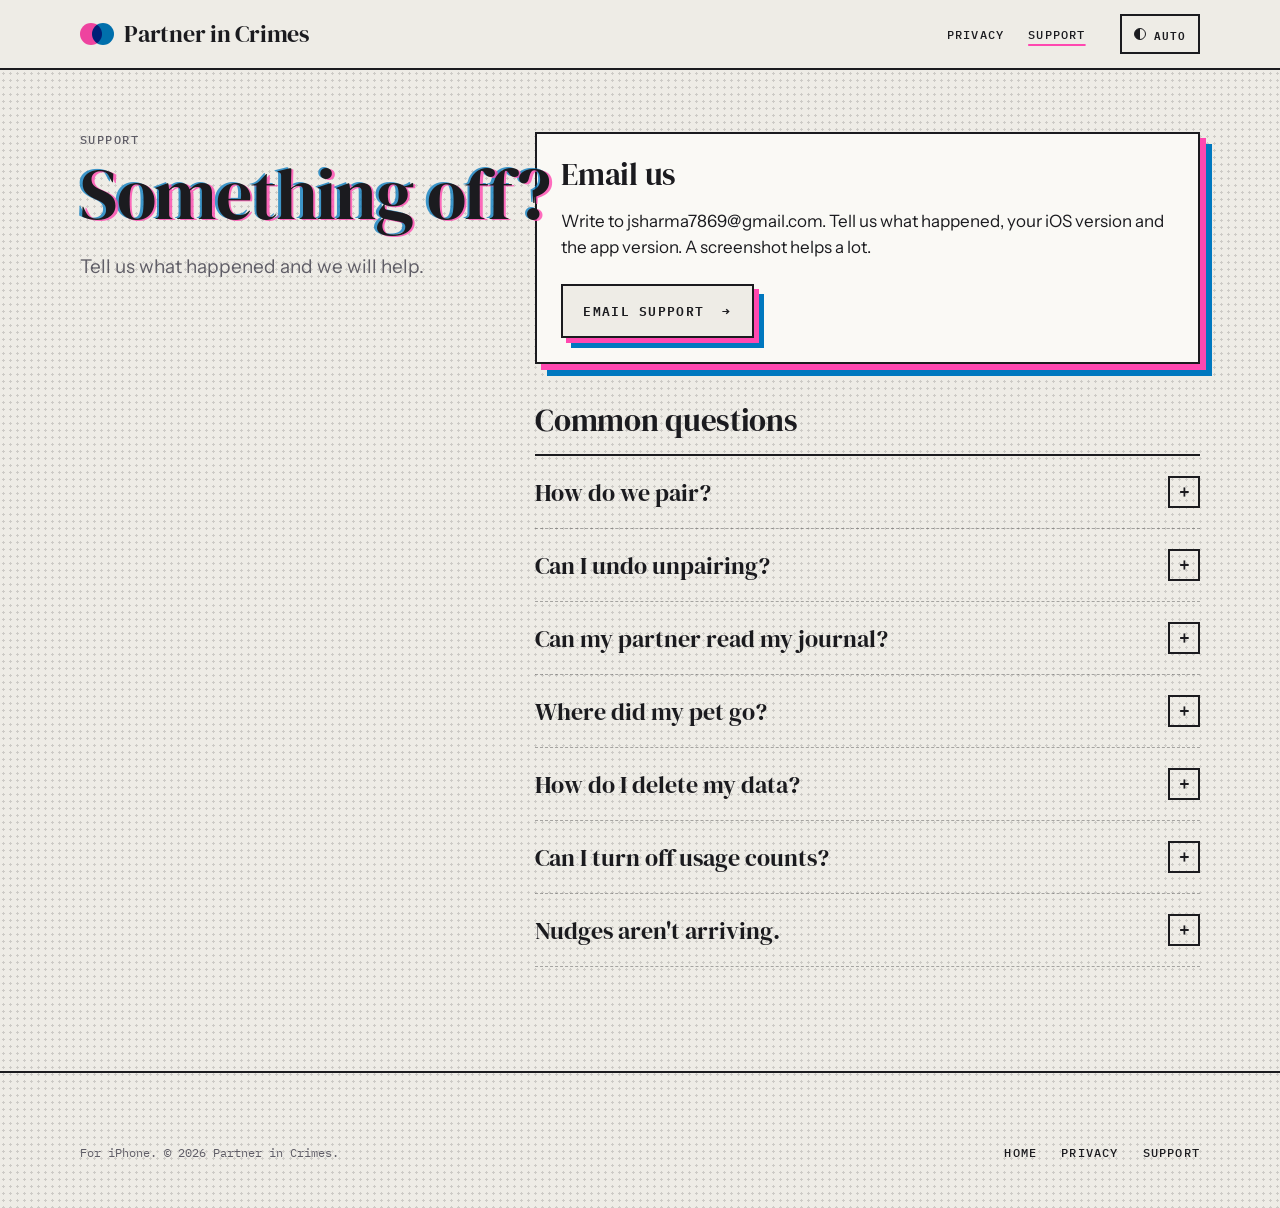
<file: support.html>
<!doctype html>
<html lang="en">
<head>
<meta charset="utf-8">
<meta name="viewport" content="width=device-width, initial-scale=1, viewport-fit=cover">
<title>Support · Partner in Crimes</title>
<meta name="description" content="Help with Partner in Crimes.">
<link rel="canonical" href="https://jayesh212.github.io/partner-in-crime-site/support.html">
<meta name="theme-color" content="#EEECE6" media="(prefers-color-scheme: light)">
<meta name="theme-color" content="#17161C" media="(prefers-color-scheme: dark)">
<link rel="icon" href="img/mark.svg" type="image/svg+xml">
<link rel="apple-touch-icon" href="img/touch-icon.png">
<link rel="preconnect" href="https://fonts.googleapis.com">
<link rel="preconnect" href="https://fonts.gstatic.com" crossorigin>
<link rel="stylesheet" href="https://fonts.googleapis.com/css2?family=DM+Serif+Display:ital@0;1&family=IBM+Plex+Mono:wght@400;500;600&family=Instrument+Sans:wght@400;600&display=swap">
<link rel="stylesheet" href="styles.css?v=04f4ce8f">
<script>try{var t=localStorage.getItem('pic-theme');if(t==='light'||t==='dark')document.documentElement.dataset.theme=t}catch(e){}</script>
</head>
<body class="docpage">
<a class="skip" href="#main">Skip to content</a>
<header class="nav is-scrolled">
  <div class="wrap nav__in">
    <a class="brand" href="./" aria-label="Partner in Crimes, home">
      <span class="mark" aria-hidden="true"><i class="ink ink--a"></i><i class="ink ink--b"></i></span>
      <span class="brand__word">Partner in Crimes</span>
    </a>
    <nav class="doc__nav" aria-label="Pages">
      <a href="privacy.html">Privacy</a>
      <a href="support.html" aria-current="page">Support</a>
    </nav>
    <button class="theme" type="button" data-theme-btn aria-label="Colour theme: auto">
      <span class="theme__dot" aria-hidden="true"></span><span class="theme__txt" data-theme-txt>Auto</span>
    </button>
  </div>
</header>
<main id="main" class="doc">
  <div class="wrap doc__grid">
    <header class="doc__head">
      <p class="lab">Support</p>
      <h1 class="h2 mis">Something&nbsp;off?</h1>
      <p class="doc__lede">Tell us what happened and we will help.</p>
    </header>
    <div class="doc__body">

      <section class="doc__card" aria-labelledby="contact">
        <h2 id="contact">Email us</h2>
        <p>Write to jsharma7869@gmail.com. Tell us what happened, your iOS version and the app version. A screenshot helps a lot.</p>
        <p><a class="btn btn--two doc__btn" href="mailto:jsharma7869@gmail.com?subject=Partner%20in%20Crimes%20support">Email support <span aria-hidden="true">→</span></a></p>
      </section>

      <section aria-labelledby="faq">
        <h2 id="faq">Common questions</h2>
        <div class="faq__list">
          <details><summary>How do we pair?</summary><p>One of you shows a six-character code or a QR code from the app. The other types the code or scans it.</p></details>
          <details><summary>Can I undo unpairing?</summary><p>Yes. Unpairing can be undone for 30 days.</p></details>
          <details><summary>Can my partner read my journal?</summary><p>No. Journal text, including past nights, is only readable by its writer. Your partner sees word counts and mood.</p></details>
          <details><summary>Where did my pet go?</summary><p>Pets leave if they're neglected. Call them home once a day, three days in a row, and they come back.</p></details>
          <details><summary>How do I delete my data?</summary><p>Delete your account in the app. Your data is erased after 30 days unless you sign back in. More in the <a href="privacy.html">privacy policy</a>.</p></details>
          <details><summary>Can I turn off usage counts?</summary><p>Yes, in the app's settings. They're simple counts sent to our own server, never to a third party.</p></details>
          <details><summary>Nudges aren't arriving.</summary><p>Check that notifications are on for Partner in Crimes in iPhone Settings, then open the app once.</p></details>
        </div>
      </section>

    </div>
  </div>
</main>
<footer class="foot foot--doc">
  <div class="wrap foot__row">
    <p class="foot__small">For iPhone. © 2026 Partner in Crimes.</p>
    <nav aria-label="Footer"><a href="./">Home</a><a href="privacy.html">Privacy</a><a href="support.html">Support</a></nav>
  </div>
</footer>
<script src="theme.js?v=04f4ce8f" defer></script>
</body>
</html>
</file>
<file: styles.css>
/* Partner in Crimes — Riso Duotone site */
:root{
  --paper:#EEECE6; --paper2:#FAF9F5; --ink:#1B1B1F; --grey:#5F5D66;
  --pink:#FF48B0; --blue:#0078BF; --yel:#FFE33B; --navy:#002284;
  --a:var(--pink); --b:var(--blue); --mid:var(--navy);
  --blend:multiply; --dot:rgba(27,27,31,.16); --rule:rgba(27,27,31,.35);
  --serif:'DM Serif Display',Georgia,serif;
  --mono:'IBM Plex Mono',ui-monospace,Menlo,monospace;
  --sans:'Instrument Sans',system-ui,-apple-system,sans-serif;
  --wrap:1200px; --gut:clamp(16px,4vw,40px);
  --s2:8px; --s3:16px; --s4:24px; --s5:40px; --s6:64px; --s7:104px;
  --ease:cubic-bezier(.2,.7,.2,1);
  color-scheme:light;
}
@media (prefers-color-scheme:dark){:root:not([data-theme="light"]){
  --paper:#17161C; --paper2:#221F29; --ink:#EEECE6; --grey:#A3A0AF;
  --pink:#FF5EBB; --blue:#2C9BE6; --yel:#FFE33B; --navy:#B79CFF;
  --blend:screen; --dot:rgba(255,255,255,.08); --rule:rgba(238,236,230,.3); color-scheme:dark}}
:root[data-theme="dark"]{
  --paper:#17161C; --paper2:#221F29; --ink:#EEECE6; --grey:#A3A0AF;
  --pink:#FF5EBB; --blue:#2C9BE6; --yel:#FFE33B; --navy:#B79CFF;
  --blend:screen; --dot:rgba(255,255,255,.08); --rule:rgba(238,236,230,.3); color-scheme:dark}

*,*::before,*::after{box-sizing:border-box}
html{-webkit-text-size-adjust:100%;scroll-behavior:smooth;scroll-padding-top:76px}
body{margin:0;background:var(--paper);color:var(--ink);font:400 17px/1.55 var(--sans);-webkit-font-smoothing:antialiased;overflow-x:hidden;
  background-image:radial-gradient(var(--dot) .6px,transparent .9px);background-size:5px 5px}
img{display:block;max-width:100%;height:auto}
a{color:inherit}
html{-webkit-user-select:none;user-select:none;-webkit-touch-callout:none}
img,svg,a{-webkit-user-drag:none}
input,textarea{-webkit-user-select:text;user-select:text}
h1,h2,h3,p,ol,ul,dl,dd,figure{margin:0}
ol,ul{padding:0;list-style:none}
[hidden]{display:none!important}
:focus-visible{outline:2.5px solid var(--ink);outline-offset:3px}
.skip{position:absolute;left:12px;top:-60px;z-index:200;background:var(--ink);color:var(--paper);padding:10px 16px;font:600 13px var(--mono);text-decoration:none}
.skip:focus{top:12px}
.wrap{max-width:var(--wrap);margin:0 auto;padding:0 var(--gut)}
.nowrap{white-space:nowrap}
.sr-only{position:absolute;width:1px;height:1px;overflow:hidden;clip:rect(0 0 0 0);white-space:nowrap}

/* print kit */
.mis{text-shadow:calc(.035em + var(--v,0) * .05em) calc(.02em + var(--v,0) * .025em) 0 color-mix(in srgb,var(--pink) 80%,transparent),calc(-.035em - var(--v,0) * .05em) calc(-.02em - var(--v,0) * .025em) 0 color-mix(in srgb,var(--blue) 75%,transparent)}
.mis--night{text-shadow:calc(.04em + var(--v,0) * .06em) calc(.03em + var(--v,0) * .03em) 0 color-mix(in srgb,var(--pink) 90%,transparent)}
.lab,.meta{font:500 12px/1.3 var(--mono);letter-spacing:.12em;text-transform:uppercase;color:var(--grey)}
.meta{display:flex;justify-content:space-between;max-width:420px;border-bottom:2px solid var(--ink);padding-bottom:8px;color:var(--ink)}
.h2{font:400 clamp(40px,5.6vw,76px)/.95 var(--serif);letter-spacing:-.02em;margin-top:12px;max-width:16ch}
.body{font-size:clamp(17px,1.4vw,19px);color:var(--grey);max-width:44ch;margin-top:var(--s3)}
.head{margin-bottom:clamp(36px,6vw,72px)}
.head--row{display:flex;justify-content:space-between;align-items:flex-end;gap:var(--s4)}
.tape{position:absolute;width:88px;height:24px;background:color-mix(in srgb,var(--yel) 80%,transparent);mix-blend-mode:var(--blend);z-index:3;top:-10px;left:50%;translate:-50% 0;rotate:-4deg}
.stamp{position:absolute;display:flex;flex-direction:column;align-items:center;justify-content:center;width:112px;height:112px;border-radius:50%;border:2.5px solid var(--pink);color:var(--pink);
  font:600 11px/1 var(--mono);letter-spacing:.14em;text-transform:uppercase;rotate:12deg;mix-blend-mode:var(--blend);z-index:4}
.stamp::before{content:"";position:absolute;inset:6px;border-radius:50%;border:1.2px dashed currentColor}
.stamp b{font:400 34px/1 var(--serif);letter-spacing:0;margin:2px 0}
.reg{position:absolute;width:18px;height:18px;border:1.3px solid var(--ink);border-radius:50%;opacity:.45}
.reg::before,.reg::after{content:"";position:absolute;background:var(--ink)}
.reg::before{left:50%;top:-6px;bottom:-6px;width:1.3px;translate:-50% 0}
.reg::after{top:50%;left:-6px;right:-6px;height:1.3px;translate:0 -50%}

/* buttons */
.btn{display:inline-flex;align-items:center;justify-content:space-between;gap:18px;min-height:54px;padding:0 20px;border:2.5px solid var(--ink);background:var(--ink);color:var(--paper);
  font:600 13px/1 var(--mono);letter-spacing:.1em;text-transform:uppercase;text-decoration:none;cursor:pointer;transition:transform .2s var(--ease),box-shadow .2s var(--ease)}
.btn--two{background:var(--paper);color:var(--ink);box-shadow:5px 5px 0 var(--pink),10px 10px 0 var(--blue)}
.btn--two:hover{transform:translate(-2px,-2px);box-shadow:7px 7px 0 var(--pink),13px 13px 0 var(--blue)}
.btn--two:active{transform:translate(3px,3px);box-shadow:2px 2px 0 var(--pink),4px 4px 0 var(--blue)}
.btn--paper{background:#EEECE6;color:#1B1B1F;border-color:#EEECE6;box-shadow:5px 5px 0 var(--pink)}
.btn--paper:hover{transform:translate(-2px,-2px);box-shadow:7px 7px 0 var(--pink)}
.btn--sm{min-height:44px;padding:0 14px;font-size:12px}
.link{display:inline-flex;align-items:center;min-height:44px;font:600 13px var(--mono);letter-spacing:.1em;text-transform:uppercase;text-underline-offset:5px;text-decoration-thickness:2px;text-decoration-color:var(--pink)}
.sq{width:48px;height:48px;border:2.5px solid var(--ink);background:var(--paper);color:var(--ink);font:500 20px var(--mono);cursor:pointer}
.sq:hover{background:var(--ink);color:var(--paper)}
.sq:disabled{opacity:.35;cursor:default;background:var(--paper);color:var(--ink)}

/* brand mark: two inks overprinting */
.mark{position:relative;width:34px;height:22px;flex:none}
.ink{position:absolute;top:0;width:22px;height:22px;border-radius:50%;mix-blend-mode:var(--blend)}
.ink--a{left:0;background:var(--pink)} .ink--b{right:0;background:var(--blue)}

/* nav */
.nav{position:fixed;inset:0 0 auto;z-index:50;background:var(--paper);border-bottom:2px solid transparent;transition:border-color .2s}
.nav.is-scrolled{border-color:var(--ink)}
.nav__in{display:flex;align-items:center;gap:var(--s4);height:68px}
.brand{display:inline-flex;align-items:center;gap:10px;text-decoration:none}
.brand__word{font:400 24px/1 var(--serif);letter-spacing:-.01em}
.nav__links{display:flex;gap:4px;margin-left:auto}
.nav__links a{font:500 12px var(--mono);letter-spacing:.1em;text-transform:uppercase;text-decoration:none;padding:12px 10px}
.nav__links a:hover{text-decoration:underline;text-decoration-thickness:2px;text-decoration-color:var(--pink);text-underline-offset:5px}
.theme{display:inline-flex;align-items:center;gap:8px;min-height:40px;padding:0 12px;border:2px solid var(--ink);background:transparent;color:var(--ink);font:600 11px var(--mono);letter-spacing:.1em;text-transform:uppercase;cursor:pointer}
.theme__dot{width:12px;height:12px;border-radius:50%;background:linear-gradient(90deg,var(--ink) 50%,transparent 50%);border:1.5px solid var(--ink)}
.nav__toggle{display:none}

/* hero */
.hero{position:relative;padding:clamp(96px,13vh,128px) 0 var(--s6);overflow:hidden}
.reg--tl{left:var(--gut);top:96px}.reg--br{right:var(--gut);bottom:28px}
.hero__grid{display:grid;grid-template-columns:minmax(0,1.1fr) minmax(0,.9fr);gap:var(--s5);align-items:center}
.hero__title{font:400 clamp(44px,5.2vw,80px)/.92 var(--serif);letter-spacing:-.025em;margin:var(--s4) 0}
.hero__lede{font-size:clamp(18px,1.5vw,21px);color:var(--grey);max-width:34ch;margin-bottom:var(--s5)}
.hero__actions{display:flex;flex-wrap:wrap;align-items:center;gap:var(--s3) var(--s5)}
.hero__art{--pw:clamp(200px,min(21vw,calc((100svh - 230px) * .46)),280px);position:relative;min-height:0;padding:16px 0 28px;display:grid;place-items:center}
.hero__blob{position:absolute;width:min(30vw,380px);height:min(30vw,380px);mix-blend-mode:var(--blend)}
.hero__blob--a{color:var(--pink);left:-4%;top:6%;animation:bob 7s ease-in-out infinite}
.hero__blob--b{color:var(--blue);right:-6%;bottom:4%;animation:bob 7s ease-in-out infinite -3.5s}
@keyframes bob{50%{translate:0 -14px;rotate:3deg}}
.hero__plant{position:absolute;z-index:3;width:clamp(84px,8vw,124px);left:-17%;top:6%;rotate:-8deg;transform-origin:50% 100%}
.hero__pet{position:absolute;z-index:4;width:clamp(84px,8.5vw,128px);right:2%;bottom:0;transform-origin:50% 100%}
.progress{position:fixed;inset:0 0 auto;height:4px;z-index:60;pointer-events:none}
.progress i{display:block;height:100%;width:100%;transform-origin:0 50%;transform:scaleX(var(--sp,0));background:linear-gradient(90deg,var(--pink),var(--blue))}
.hero__art .phone--back{position:absolute;width:calc(var(--pw) * .78);right:0;top:12%;rotate:8deg;z-index:1;box-shadow:0 0 0 1px #4A4753,12px 12px 0 color-mix(in srgb,var(--pink) 85%,transparent)}
.hnote{position:absolute;z-index:3;left:-12%;bottom:2%;display:flex;gap:12px;align-items:center;max-width:290px;padding:14px 16px;background:#FAF9F5;color:#1B1B1F;border:2.5px solid #1B1B1F;box-shadow:6px 6px 0 var(--blue);rotate:-4deg}
.hnote::before{content:"";position:absolute;width:70px;height:20px;top:-11px;left:50%;translate:-50% 0;rotate:3deg;background:color-mix(in srgb,#FFE33B 85%,transparent)}
.hnote__blob{flex:none;width:44px;height:44px;color:#0078BF}
.hnote__lab{display:block;font:500 10.5px/1.3 var(--mono);letter-spacing:.1em;text-transform:uppercase;color:#5F5D66}
.hnote b{display:block;font:400 22px/1.05 var(--serif);margin-top:4px}

/* phones */
.phone{position:relative;border-radius:13.6% / 6.3%;background:#1B1B1F;padding:1.6%;box-shadow:0 0 0 1px #4A4753}
.phone::after{content:"";position:absolute;inset:0;border-radius:inherit;box-shadow:inset 0 0 0 1px rgba(255,255,255,.12);pointer-events:none}
.phone img{display:block;width:100%;aspect-ratio:660/1434;border-radius:12.4% / 5.7%}
.phone--hero{width:var(--pw);rotate:-3deg;z-index:2;margin-right:22%;box-shadow:0 0 0 1px #4A4753,14px 14px 0 color-mix(in srgb,var(--blue) 85%,transparent)}

/* ticker */
.ticker{border-block:2.5px solid var(--ink);background:var(--ink);color:var(--paper);overflow:hidden;font:500 13px/1 var(--mono);letter-spacing:.12em;text-transform:uppercase}
.ticker__track{display:flex;width:max-content;animation:tick 38s linear infinite}
.ticker span{padding:14px 0;white-space:nowrap}
.ticker span::after{content:"✳";color:var(--pink);margin:0 22px}
@keyframes tick{to{transform:translateX(-50%)}}

/* why */
.why{padding:var(--s7) 0}
.stats{display:grid;grid-template-columns:repeat(3,minmax(0,1fr));gap:var(--s5)}
.stat{display:flex;flex-direction:column;gap:var(--s3);padding-top:var(--s3);border-top:2.5px solid var(--ink)}
.stat__big{font:400 clamp(84px,9vw,136px)/.85 var(--serif);letter-spacing:-.03em}
.stat__text{font-size:18px;line-height:1.45;max-width:30ch}
.bars{display:grid;gap:12px}
.bar{display:grid;grid-template-columns:1fr auto;gap:6px 12px;align-items:baseline}
.bar span{font:500 12px var(--mono);letter-spacing:.08em;text-transform:uppercase;color:var(--grey)}
.bar b{font:400 22px/1 var(--serif)}
.bar::after{content:"";grid-column:1/-1;grid-row:2;height:14px;border:2px solid var(--ink);background:var(--paper2)}
.bar__fill{grid-column:1/-1;grid-row:2;height:14px;width:calc(var(--v) * 100%);border:2px solid var(--ink);z-index:1;transform-origin:left;transform:scaleX(var(--p,1));transition:transform 1.2s var(--ease)}
.bar__fill--a{background:var(--pink)} .bar__fill--b{background:var(--blue)}
.cite{font:400 12.5px/1.5 var(--mono);color:var(--grey)}
.cite a{color:var(--ink);text-underline-offset:3px}
.stat--note{position:relative;border:2.5px solid var(--ink);background:var(--yel);color:#1B1B1F;padding:var(--s4);rotate:-1.5deg;align-self:start;margin-top:var(--s3)}
.stat--note .cite,.stat--note .cite a{color:#1B1B1F}
.stat__note{font:400 clamp(30px,2.8vw,40px)/1 var(--serif)}
.tape--note{top:-14px;left:auto;right:18px;translate:0;rotate:6deg;background:color-mix(in srgb,var(--pink) 55%,transparent);mix-blend-mode:multiply}

/* inks */
.inks{padding:var(--s7) 0;border-top:2.5px solid var(--ink)}
.inks__grid{display:grid;grid-template-columns:minmax(0,1fr) minmax(0,1fr);gap:var(--s6);align-items:center}
.pairs{display:grid;grid-template-columns:repeat(2,minmax(0,1fr));gap:12px;margin-top:var(--s5);max-width:480px}
.pair{display:flex;align-items:center;gap:12px;min-height:60px;padding:10px 12px;border:2px solid var(--ink);background:var(--paper);color:var(--ink);cursor:pointer;text-align:left}
.pair[aria-checked="true"]{border-width:2.5px;box-shadow:4px 4px 0 var(--ink)}
.pair__dots{position:relative;width:46px;height:28px;flex:none}
.pair__dots i{position:absolute;top:0;width:28px;height:28px;border-radius:50%;mix-blend-mode:var(--blend)}
.pair__dots i:last-child{right:0}
.pair__t{display:flex;flex-direction:column;gap:2px}
.pair__t b{font:400 19px/1 var(--serif)}
.pair__t span{font:500 10.5px var(--mono);letter-spacing:.1em;text-transform:uppercase;color:var(--grey)}
.mixer{display:flex;flex-direction:column;gap:var(--s4)}
.mixer__stage{position:relative;height:clamp(240px,30vw,360px)}
.mixer__blob{position:absolute;top:50%;width:min(46%,300px);aspect-ratio:1;translate:0 -50%;mix-blend-mode:var(--blend);transition:left .5s var(--ease),right .5s var(--ease)}
.mixer__blob--a{color:var(--a);left:var(--la,10%);top:44%} .mixer__blob--b{color:var(--b);right:var(--la,10%);top:58%}
.mixer__labels{display:flex;justify-content:space-between;font:500 12px var(--mono);letter-spacing:.1em;text-transform:uppercase}
.mixer__labels span{display:inline-flex;align-items:center;gap:6px}
.mixer__labels span::before{content:"";width:10px;height:10px;border-radius:50%}
.mixer__labels span:nth-child(1)::before{background:var(--a)} .mixer__labels span:nth-child(3)::before{background:var(--b)}
.mixer__labels span:nth-child(2)::before{background:var(--a);box-shadow:5px 0 0 var(--b);margin-right:5px}
.mixer__labels span:nth-child(2){color:var(--ink)}
.mixer__ctl{display:grid;gap:8px}
input[type=range]{-webkit-appearance:none;appearance:none;width:100%;height:44px;background:transparent;cursor:pointer}
input[type=range]::-webkit-slider-runnable-track{height:6px;background:var(--ink)}
input[type=range]::-moz-range-track{height:6px;background:var(--ink)}
input[type=range]::-webkit-slider-thumb{-webkit-appearance:none;width:28px;height:28px;margin-top:-11px;border-radius:50%;background:var(--pink);border:2.5px solid var(--ink)}
input[type=range]::-moz-range-thumb{width:24px;height:24px;border-radius:50%;background:var(--pink);border:2.5px solid var(--ink)}

/* inside rail */
.inside{padding:var(--s7) 0;border-top:2.5px solid var(--ink);background:var(--paper2)}
.rail{scroll-padding-inline:max(var(--gut),calc((100vw - var(--wrap)) / 2 + var(--gut)));display:flex;gap:clamp(20px,3vw,40px);overflow-x:auto;scroll-snap-type:x mandatory;padding:12px max(var(--gut),calc((100vw - var(--wrap)) / 2 + var(--gut))) 36px;scrollbar-width:thin;scrollbar-color:var(--ink) transparent;overscroll-behavior-x:contain}
.rail:focus-visible{outline-offset:-4px}
.shot{flex:none;width:clamp(230px,22vw,290px);scroll-snap-align:start;display:flex;flex-direction:column;gap:var(--s3)}
.shot:nth-child(odd) .phone{rotate:-1.2deg}.shot:nth-child(even) .phone{rotate:1.2deg}
.shot .phone{box-shadow:0 0 0 1px #4A4753,8px 8px 0 color-mix(in srgb,var(--pink) 80%,transparent)}
.shot:nth-child(3n) .phone{box-shadow:0 0 0 1px #4A4753,8px 8px 0 color-mix(in srgb,var(--blue) 85%,transparent)}
.shot figcaption{font-size:15px;line-height:1.45;color:var(--grey)}
.shot figcaption b{font:400 21px/1 var(--serif);color:var(--ink)}
.note-small{font:400 12px var(--mono);color:var(--grey);margin-top:var(--s2)}
.rail__ctl{display:flex;gap:10px}

/* world */
.world{padding:var(--s7) 0;border-top:2.5px solid var(--ink)}
.pets{display:grid;grid-template-columns:repeat(5,minmax(0,1fr));gap:var(--s3);margin-bottom:var(--s6)}
.pets li{display:flex;flex-direction:column;align-items:center;text-align:center;gap:4px;padding:var(--s3) 8px;border:2px solid var(--ink);background:var(--paper2);position:relative}
.pets li:nth-child(odd){rotate:-1deg}.pets li:nth-child(even){rotate:1.2deg;margin-top:18px}
.pets svg{width:100%;max-width:150px;aspect-ratio:1;overflow:visible}
.pets b{font:400 24px/1 var(--serif)}
.pets span{font:500 10.5px var(--mono);letter-spacing:.1em;text-transform:uppercase;color:var(--grey)}
.world__row{display:grid;grid-template-columns:minmax(0,1fr) minmax(0,1.1fr) minmax(0,1fr);gap:var(--s5);align-items:center}
.phone--world{width:min(100%,290px);justify-self:center;box-shadow:0 0 0 1px #4A4753,10px 10px 0 color-mix(in srgb,var(--yel) 90%,transparent)}
.phone--tilt{rotate:2deg}
.plants{text-align:center;display:flex;flex-direction:column;align-items:center;gap:var(--s2)}
.plants__row{display:flex;justify-content:center;gap:4px}
.plants__row svg{width:clamp(90px,9vw,130px);aspect-ratio:1;overflow:visible}
.plants .body{margin-top:0}
.m{mix-blend-mode:multiply}

/* night: blue flood */
.night{padding:var(--s7) 0;background:var(--blue);color:#EEECE6;border-top:2.5px solid var(--ink);position:relative;overflow:hidden}
:root[data-theme="dark"] .night{background:#0D3A66}
@media (prefers-color-scheme:dark){:root:not([data-theme="light"]) .night{background:#0D3A66}}
.night__grid{display:grid;grid-template-columns:minmax(0,1fr) minmax(0,1fr);gap:var(--s6);align-items:center}
.lab--night{color:#EEECE6;font-weight:600}
.facts{margin:var(--s5) 0;display:grid;gap:var(--s3);max-width:40ch}
.facts li{font-size:clamp(18px,1.5vw,20px);font-weight:600;padding-left:30px;position:relative}
.facts li::before{content:"";position:absolute;left:0;top:.55em;width:16px;height:9px;background:var(--pink);mix-blend-mode:normal}
.sync{display:flex;align-items:center;gap:var(--s4);border:2.5px solid #EEECE6;padding:var(--s4);max-width:440px}
.sync__blobs{position:relative;width:84px;height:84px;flex:none}
.sync__ring{position:absolute;inset:0;rotate:-90deg}
.sync__ring--b{inset:10px}
.sync__track{fill:none;stroke:rgba(238,236,230,.25);stroke-width:4}
.sync__p{fill:none;stroke-width:4;stroke-dasharray:119.4;stroke-dashoffset:0;transition:stroke-dashoffset 1s linear}
.sync__p--a{stroke:var(--pink)} .sync__p--b{stroke:var(--yel)}
.sync__ui{display:grid;gap:8px;justify-items:start}
.sync__time{font:400 44px/1 var(--serif);font-variant-numeric:tabular-nums}
.sync__status{font:600 14px var(--mono);min-height:1.4em}
.night__art{position:relative;height:clamp(520px,52vw,660px)}
.night__art .phone{position:absolute;width:min(46%,290px)}
.phone--night-a{left:4%;top:0;rotate:-4deg;box-shadow:0 0 0 1px #4A4753,12px 12px 0 var(--pink)}
.phone--night-b{right:2%;bottom:0;rotate:3deg;box-shadow:0 0 0 1px #4A4753,12px 12px 0 var(--ink)}

/* kind */
.kind{padding:var(--s7) 0}
.form{display:grid;grid-template-columns:repeat(2,minmax(0,1fr));border:2.5px solid var(--ink);background:var(--paper2)}
.form div{padding:var(--s4);border-bottom:1.5px dashed var(--rule)}
.form div:nth-child(odd){border-right:1.5px dashed var(--rule)}
.form div:nth-last-child(-n+2){border-bottom:0}
.form dt{font:500 12px var(--mono);letter-spacing:.12em;text-transform:uppercase;color:var(--grey);margin-bottom:6px}
.form dd{font:400 clamp(22px,2vw,28px)/1.15 var(--serif)}

/* faq */
.faq{padding:var(--s7) 0;border-top:2.5px solid var(--ink)}
.faq__grid{display:grid;grid-template-columns:minmax(0,1fr) minmax(0,1.6fr);gap:var(--s5)}
.faq__list{border-top:2.5px solid var(--ink)}
details{border-bottom:1.5px dashed var(--rule)}
summary{list-style:none;cursor:pointer;display:flex;justify-content:space-between;align-items:center;gap:var(--s3);padding:20px 0;min-height:44px;font:400 clamp(21px,1.9vw,26px)/1.2 var(--serif)}
summary::-webkit-details-marker{display:none}
summary::after{content:"+";flex:none;width:32px;height:32px;display:grid;place-items:center;border:2px solid var(--ink);font:500 18px/1 var(--mono);transition:rotate .25s var(--ease)}
details[open] summary::after{rotate:45deg;background:var(--pink);border-color:var(--pink);color:#1B1B1F}
details p{color:var(--grey);padding:0 0 22px;max-width:56ch}

/* get: overlap flood */
.get{padding:var(--s7) 0;color:#EEECE6;border-top:2.5px solid var(--ink);position:relative;overflow:hidden;isolation:isolate;background:var(--blue)}
.get::before{content:"";position:absolute;z-index:-1;width:min(90vw,900px);aspect-ratio:1;border-radius:50%;background:var(--pink);mix-blend-mode:multiply;left:-22%;top:-30%}
.get__grid{display:grid;grid-template-columns:minmax(0,1.3fr) minmax(0,.7fr);gap:var(--s5);align-items:center}
.get__title{font:400 clamp(56px,8.4vw,128px)/.9 var(--serif);letter-spacing:-.03em}
.get__lede{font-weight:600;font-size:clamp(18px,1.5vw,21px);max-width:34ch;margin:var(--s4) 0 var(--s5)}
.get__actions{display:flex;flex-wrap:wrap;gap:var(--s4)}
.get__status{margin-top:var(--s3);min-height:1.5em;font:600 14px var(--mono)}
.phone--get{width:min(100%,290px);justify-self:center;rotate:4deg;box-shadow:0 0 0 1px #4A4753,12px 12px 0 var(--yel)}

/* footer */
.foot{padding:var(--s6) 0 var(--s5);border-top:2.5px solid var(--ink)}
.foot__grid{display:grid;grid-template-columns:minmax(0,1fr) auto minmax(0,1.6fr);gap:var(--s5)}
.foot nav{display:flex;flex-direction:column}
.foot nav a{font:500 12px var(--mono);letter-spacing:.1em;text-transform:uppercase;text-decoration:none;padding:8px 0}
.foot nav a:hover{text-decoration:underline;text-decoration-color:var(--pink);text-decoration-thickness:2px}
.foot__small{margin-top:var(--s3);font:400 12px var(--mono);color:var(--grey)}
.sources ol{list-style:decimal;padding-left:18px;display:grid;gap:10px;margin-top:var(--s2)}
.sources li{font-size:13.5px;line-height:1.5;color:var(--grey)}
.sources li:target{color:var(--ink);background:color-mix(in srgb,var(--yel) 60%,transparent)}
.sources a{color:var(--ink);word-break:break-word;text-underline-offset:3px}

/* reveal */
.js .rv{opacity:0;transform:translateY(18px);transition:opacity .7s var(--ease),transform .7s var(--ease)}
.js .rv.is-in{opacity:1;transform:none}

/* tablet */
@media (max-width:1024px){
  .nav__links a{padding:12px 6px}
  .stats{grid-template-columns:1fr 1fr}
  .stat--note{grid-column:span 2;max-width:560px}
  .pets{grid-template-columns:repeat(3,minmax(0,1fr))}
  .world__row{grid-template-columns:1fr 1fr}
  .plants{grid-column:span 2;order:-1}
}

/* mobile */
@media (max-width:760px){
  body{font-size:16px}
  .nav__in{height:62px;gap:10px}
  .brand__word{font-size:21px}
  .theme{margin-left:auto;padding:0 10px}
  .theme__txt{display:none}
  .theme{width:44px;height:44px;justify-content:center;padding:0}
  .nav__toggle{display:grid;place-content:center;gap:6px;width:44px;height:44px;border:2px solid var(--ink);background:var(--paper);cursor:pointer}
  .nav__toggle span{display:block;width:18px;height:2px;background:var(--ink);transition:transform .25s var(--ease)}
  .nav__toggle[aria-expanded="true"] span:first-child{transform:translateY(4px) rotate(45deg)}
  .nav__toggle[aria-expanded="true"] span:last-child{transform:translateY(-4px) rotate(-45deg)}
  .nav__links{position:fixed;inset:62px 0 auto;flex-direction:column;gap:0;margin:0;padding:8px var(--gut) 20px;background:var(--paper);border-bottom:2.5px solid var(--ink);
    opacity:0;visibility:hidden;transform:translateY(-8px);transition:opacity .2s,transform .2s var(--ease),visibility .2s}
  .nav__links.is-open{opacity:1;visibility:visible;transform:none}
  .nav__links a{font:400 30px/1.1 var(--serif);letter-spacing:-.01em;text-transform:none;padding:14px 0;border-bottom:1.5px dashed var(--rule)}

  .hero{padding-top:88px;padding-bottom:var(--s5)}
  .reg--tl{top:80px}
  .hero__grid{grid-template-columns:1fr;gap:var(--s4)}
  .hero__title{font-size:clamp(38px,10.6vw,56px);margin:var(--s3) 0}
  .hero__lede{font-size:16px;margin-bottom:var(--s4)}
  .hero__actions{flex-wrap:nowrap;gap:var(--s4)}
  .hero__actions .btn{min-height:48px;padding:0 14px;font-size:12px;gap:10px}
  .hero__art{min-height:0;padding:var(--s4) 0 var(--s3)}
  .hero__blob{width:62vw;height:62vw}
  .hero__art{--pw:min(44vw,210px)}
  .phone--hero{margin-right:22%}
  .hero__art .phone--back{right:2%;top:12%}
  .hero__art{padding-bottom:30px}
  .reg--tl{display:none}
  .hnote{left:0;bottom:6px;max-width:min(76vw,270px);padding:9px 12px}
  .hnote b{font-size:17px}
  .hnote__blob{width:34px;height:34px}
  .hero__plant{width:64px;left:0;top:34%}
  .hero__pet{width:72px;right:2%;bottom:24px}
  .stamp b{font-size:26px}

  .why,.inks,.inside,.world,.night,.kind,.faq,.get{padding:var(--s6) 0}
  .stats{grid-template-columns:1fr}
  .stat--note{grid-column:auto}
  .inks__grid{grid-template-columns:1fr;gap:var(--s5)}
  .pairs{grid-template-columns:1fr 1fr;gap:8px}
  .pair{padding:8px;gap:8px}
  .pair__dots{width:38px;height:24px}.pair__dots i{width:24px;height:24px}
  .pair__t b{font-size:16px}
  .head--row{align-items:flex-end}
  .rail__ctl{display:none}
  .shot{width:72vw}
  .pets{grid-template-columns:repeat(2,minmax(0,1fr))}
  .pets li:last-child{grid-column:span 2;width:50%;justify-self:center}
  .pets li:nth-child(even){margin-top:0}
  .world__row{grid-template-columns:1fr 1fr;gap:var(--s4)}
  .night__grid{grid-template-columns:1fr;gap:var(--s5)}
  .night__art{height:118vw;max-height:640px}
  .sync{padding:var(--s3);gap:var(--s3)}
  .form{grid-template-columns:1fr}
  .form div:nth-child(odd){border-right:0}
  .form div:nth-last-child(2){border-bottom:1.5px dashed var(--rule)}
  .faq__grid{grid-template-columns:1fr;gap:var(--s4)}
  .get__grid{grid-template-columns:1fr}
  .get::before{width:150vw;left:-60%;top:-20%}
  .get__actions .btn{width:100%}
  .phone--get{width:64vw}
  .foot__grid{grid-template-columns:1fr}
}

@media (prefers-reduced-motion:reduce){
  html{scroll-behavior:auto}
  *,*::before,*::after{animation:none!important;transition-duration:.01ms!important}
  .js .rv{opacity:1;transform:none}
}

/* pet and plant art is printed on light stock in both themes */
.pets li{background:#FAF9F5;color:#1B1B1F;border-color:#1B1B1F}
.pets li span{color:#5F5D66}
.plants__row{background:#FAF9F5;border:2px solid var(--ink);padding:10px 14px}
:root[data-theme="dark"] .get{background:#0D3A66}
@media (prefers-color-scheme:dark){:root:not([data-theme="light"]) .get{background:#0D3A66}}

/* ---------- motion ---------- */
/* privacy + support */
.docpage{background-image:radial-gradient(var(--dot) 1px,transparent 1.2px);background-size:7px 7px}
.doc__nav{display:flex;gap:4px;margin-left:auto}
.doc__nav a{font:500 12px var(--mono);letter-spacing:.1em;text-transform:uppercase;text-decoration:none;padding:12px 10px}
.doc__nav a:hover,.doc__nav a[aria-current]{text-decoration:underline;text-decoration-thickness:2px;text-decoration-color:var(--pink);text-underline-offset:5px}
.doc{padding:calc(68px + var(--s6)) 0 var(--s7)}
.doc__grid{display:grid;grid-template-columns:minmax(0,1fr) minmax(0,1.6fr);gap:var(--s5);align-items:start}
.doc__head{position:sticky;top:calc(68px + var(--s5))}
.doc__lede{margin-top:var(--s4);font-size:19px;max-width:30ch;color:var(--grey)}
.doc__body{display:grid;gap:var(--s5);min-width:0}
.doc__body h2{font:400 clamp(26px,2.4vw,34px)/1.1 var(--serif);letter-spacing:-.01em;margin-bottom:var(--s3)}
.doc__body p{max-width:60ch}
.doc__body p+p{margin-top:var(--s3)}
.doc__body a:not(.btn){text-decoration-color:var(--pink);text-decoration-thickness:2px;text-underline-offset:3px}
.doc__card{border:2.5px solid var(--ink);background:var(--paper2);padding:var(--s4);box-shadow:6px 6px 0 var(--pink),12px 12px 0 var(--blue)}
.doc__ticks{list-style:none;padding:0;margin:0;display:grid;gap:10px;font-weight:600}
.doc__ticks li{display:flex;gap:12px;align-items:baseline}
.doc__ticks li::before{content:"";flex:none;width:12px;height:12px;border-radius:50%;background:var(--pink);box-shadow:5px 0 0 var(--blue);translate:0 1px}
.doc__list{margin:0;border-top:2.5px solid var(--ink)}
.doc__list div{display:grid;grid-template-columns:150px minmax(0,1fr);gap:var(--s3);padding:16px 0;border-bottom:1.5px dashed var(--rule)}
.doc__list dt{font:600 12px/1.6 var(--mono);letter-spacing:.1em;text-transform:uppercase}
.doc__list dd{margin:0}
.doc__date{margin-top:var(--s4)}
.doc__btn{margin-top:var(--s2)}
.foot__row{display:flex;justify-content:space-between;align-items:center;gap:var(--s4);flex-wrap:wrap}
.foot__row nav{flex-direction:row;gap:var(--s4)}
.foot--doc .foot__small{margin:0}
@media (max-width:760px){
  .doc{padding:calc(62px + var(--s5)) 0 var(--s6)}
  .doc__grid{grid-template-columns:1fr;gap:var(--s5)}
  .doc__head{position:static}
  .doc__nav a{padding:12px 6px}
  .doc__list div{grid-template-columns:1fr;gap:4px}
  .doc__card{box-shadow:5px 5px 0 var(--pink),10px 10px 0 var(--blue)}
}
@media (max-width:400px){ .docpage .brand__word{display:none} }

@media (prefers-reduced-motion:no-preference){
  /* headings print slightly off-register, then settle */
  .js .h2.mis,.js .get__title{text-shadow:none}
  .js .h2.mis.is-in,.js .get__title.is-in{animation:settle 1.1s var(--ease) backwards}
  @keyframes settle{
    from{text-shadow:.16em .09em 0 color-mix(in srgb,var(--pink) 80%,transparent),-.16em -.09em 0 color-mix(in srgb,var(--blue) 75%,transparent)}
    to{text-shadow:.035em .02em 0 color-mix(in srgb,var(--pink) 80%,transparent),-.035em -.02em 0 color-mix(in srgb,var(--blue) 75%,transparent)}}
  .js .night .h2.mis.is-in,.js .get__title.is-in{animation-name:settle-night}
  @keyframes settle-night{from{text-shadow:.16em .1em 0 color-mix(in srgb,var(--pink) 90%,transparent)}to{text-shadow:.04em .03em 0 color-mix(in srgb,var(--pink) 90%,transparent)}}

  /* hero pet and plant */
  .hero__pet{animation:wag 2.6s ease-in-out infinite}
  .hero__plant{animation:sway 5s ease-in-out infinite}
  @keyframes wag{0%,100%{rotate:0deg}20%{rotate:-4deg;translate:0 -6px}40%{rotate:3deg;translate:0 0}}
  .hero__pet,.hero__plant{transform:translateY(calc(var(--py,0) * -.22px))}
  /* scroll-linked drift */
  [data-par]{transform:translateY(var(--par,0px))}
  .ticker{transform:skewX(calc(var(--v,0) * -8deg))}
  /* hero: the title settles on load, the phone floats, blobs drift on scroll */
  .hero__title{animation:settle 1.4s .15s var(--ease) backwards}
  .phone--hero{animation:float 6s ease-in-out infinite}
  .hero__blob--a{transform:translateY(calc(var(--py,0) * -.18px))}
  .hero__blob--b{transform:translateY(calc(var(--py,0) * .12px))}
  .hero__art .phone--hero{transform:translateY(calc(var(--py,0) * -.08px))}
  .phone--back{animation:float 7s ease-in-out infinite -2.5s}
  .hnote{animation:bob-sm 4.5s ease-in-out infinite -1s}
  @keyframes float{50%{translate:0 -12px}}
  .stamp{animation:spin 40s linear infinite}
  @keyframes spin{to{rotate:372deg}}

  /* pets bob, each on its own beat; lift when you point at one */
  .pets svg{animation:bob-sm 3.6s ease-in-out infinite}
  .pets li:nth-child(2) svg{animation-delay:-.7s}.pets li:nth-child(3) svg{animation-delay:-1.4s}
  .pets li:nth-child(4) svg{animation-delay:-2.1s}.pets li:nth-child(5) svg{animation-delay:-2.8s}
  @keyframes bob-sm{50%{translate:0 -5px}}
  .pets li{transition:rotate .35s var(--ease),translate .35s var(--ease),box-shadow .35s var(--ease)}
  .pets li:hover{rotate:0deg;translate:0 -6px;box-shadow:6px 6px 0 var(--pink)}
  .plants__row svg{transform-origin:50% 90%;animation:sway 5s ease-in-out infinite}
  .plants__row svg:nth-child(2){animation-delay:-1.6s}.plants__row svg:nth-child(3){animation-delay:-3.2s}
  @keyframes sway{50%{rotate:-2.5deg}}

  /* rail: phones straighten and lift */
  .shot .phone{transition:rotate .4s var(--ease),translate .4s var(--ease)}
  .shot:hover .phone,.shot:focus-within .phone{rotate:0deg;translate:0 -8px}

  /* sticky note swings a little */
  .stat--note{transition:rotate .5s var(--ease)}
  .stat--note:hover{rotate:.5deg}

  /* mixer blobs breathe */
  .mixer__blob svg,.mixer__blob{animation:breathe 4.5s ease-in-out infinite}
  .mixer__blob--b{animation-delay:-2.2s}
  @keyframes breathe{50%{scale:1.035}}

  /* night phones float out of step */
  .phone--night-a{animation:float 7s ease-in-out infinite}
  .phone--night-b{animation:float 7s ease-in-out infinite -3.5s}
  .phone--get{animation:float 6.5s ease-in-out infinite -2s}

  /* reveal with a small print-feed tilt */
  .js .rv{transform:translateY(22px) rotate(.6deg)}
  .js .rv.is-in{transform:none}
  .js .pets li.rv{transition:opacity .6s var(--ease),transform .6s var(--ease),rotate .35s var(--ease),translate .35s var(--ease),box-shadow .35s var(--ease)}
  .js .pets li:nth-child(2).rv{transition-delay:.06s}.js .pets li:nth-child(3).rv{transition-delay:.12s}
  .js .pets li:nth-child(4).rv{transition-delay:.18s}.js .pets li:nth-child(5).rv{transition-delay:.24s}
}
</file>
